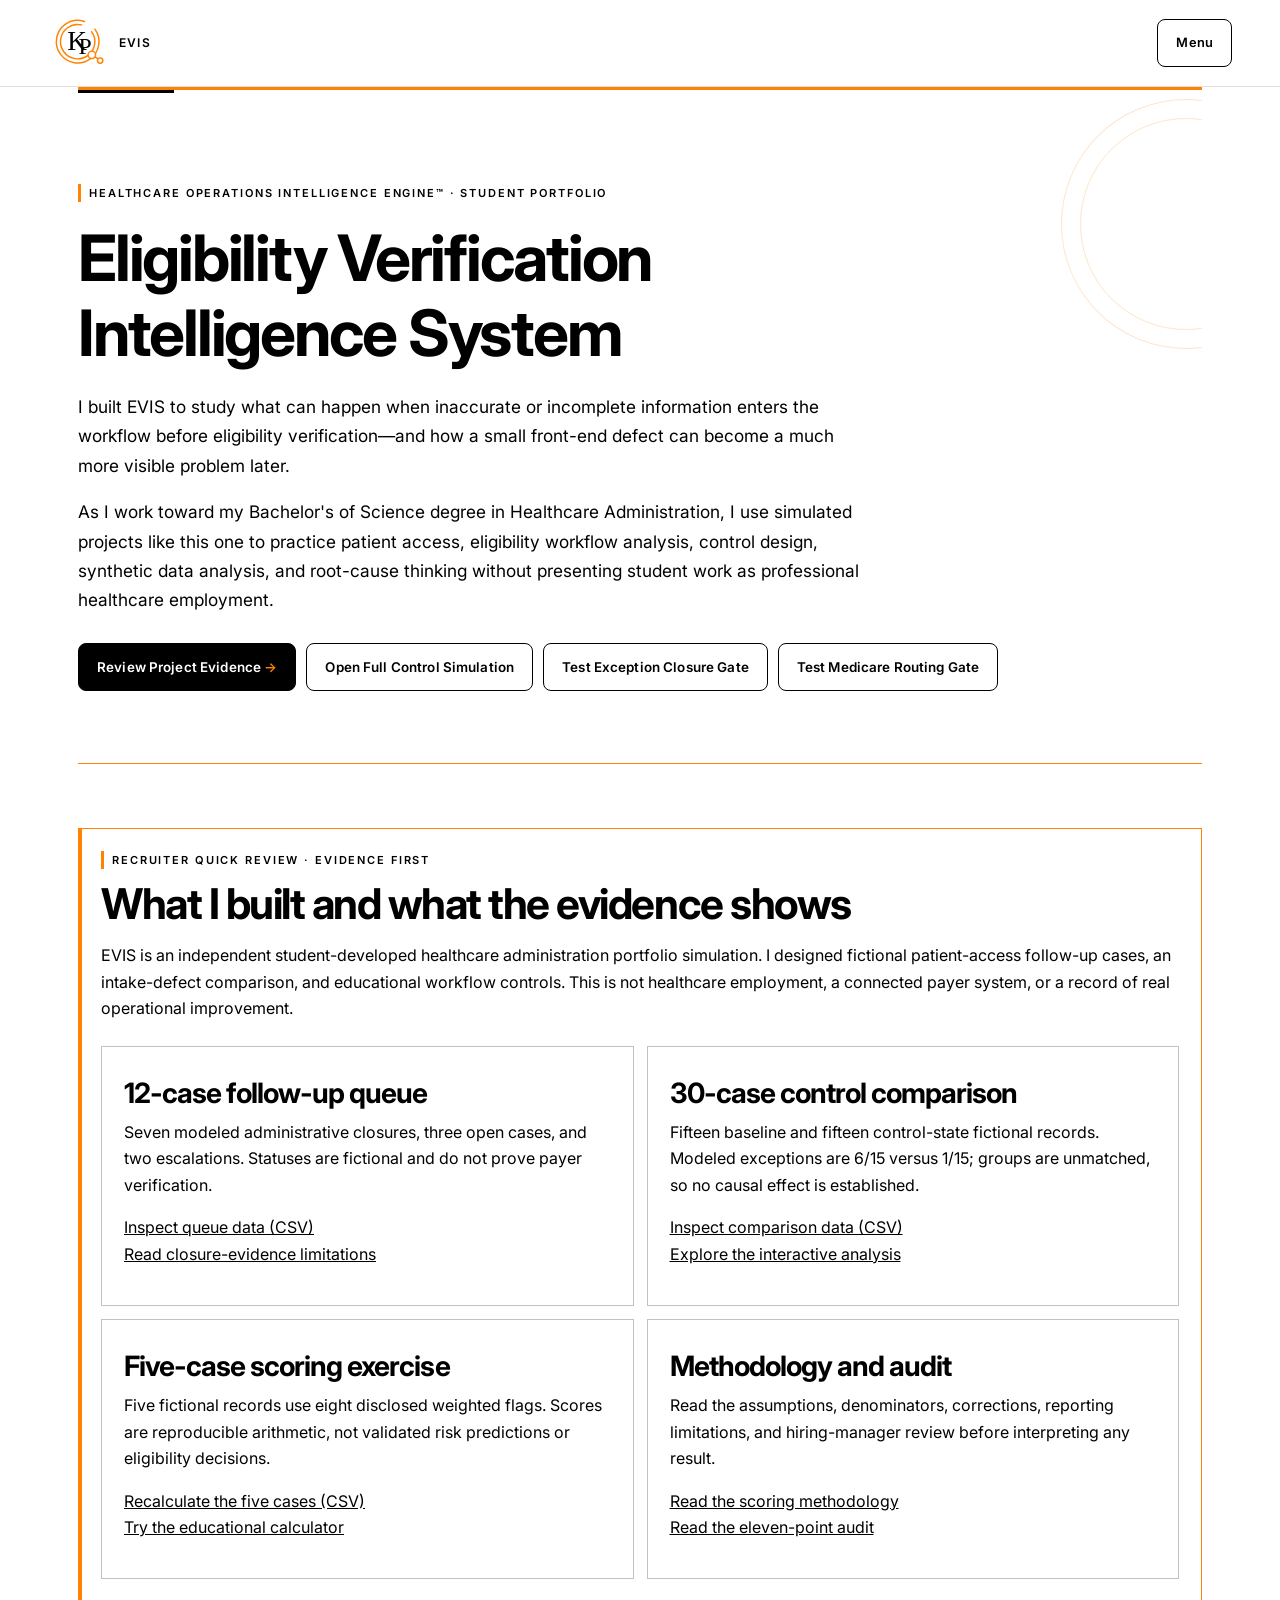
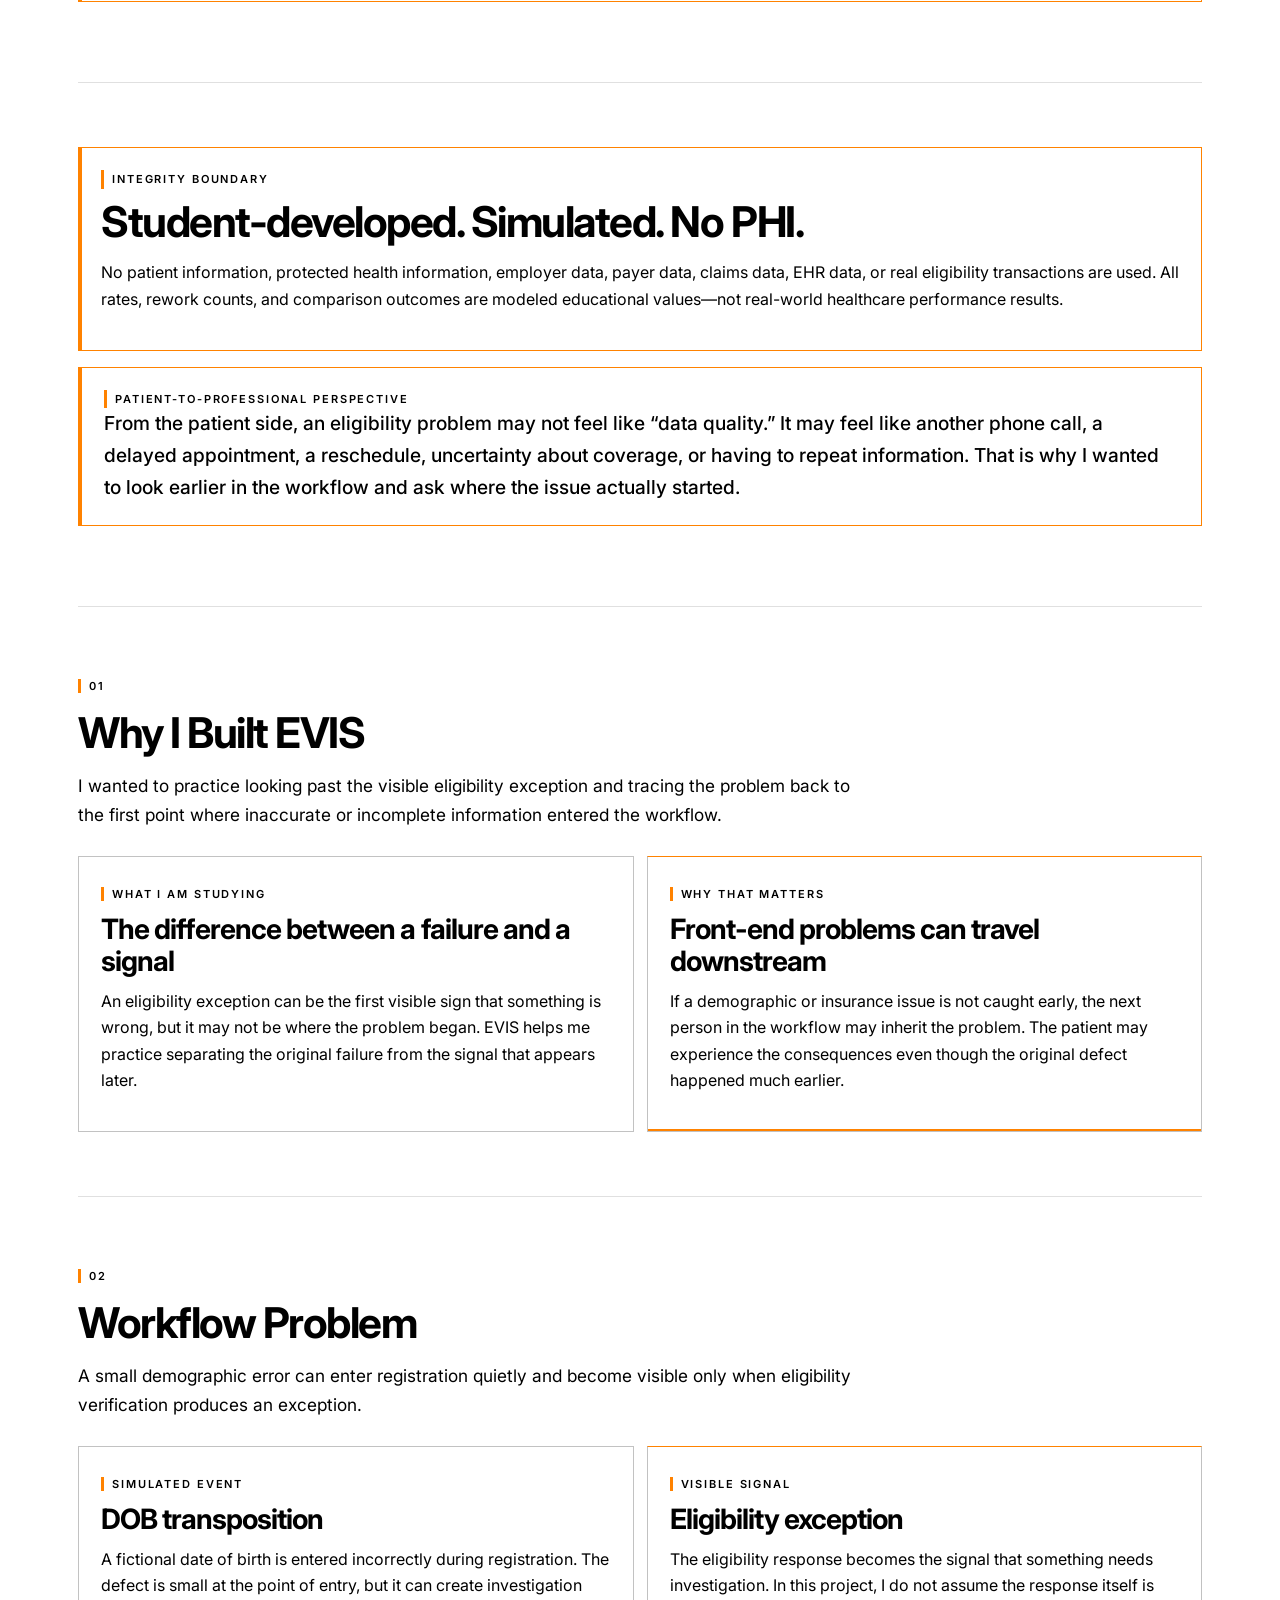
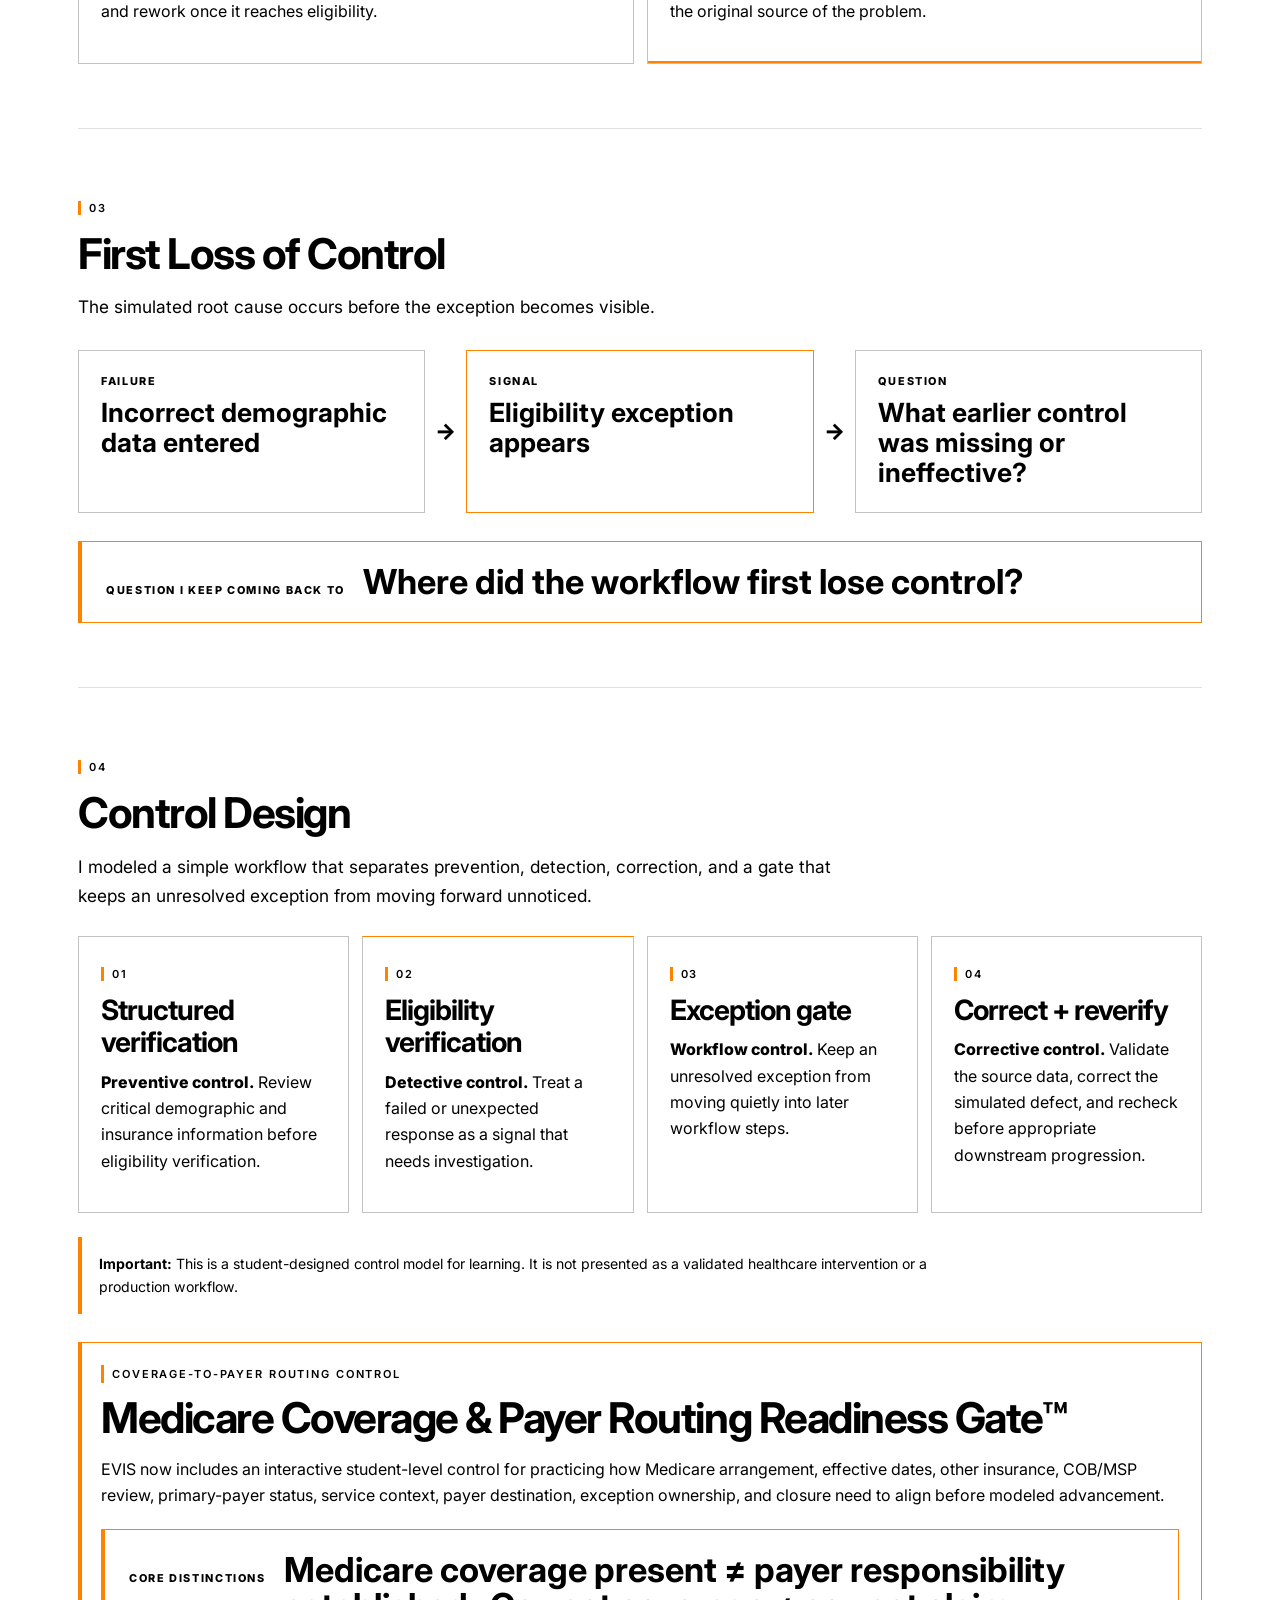
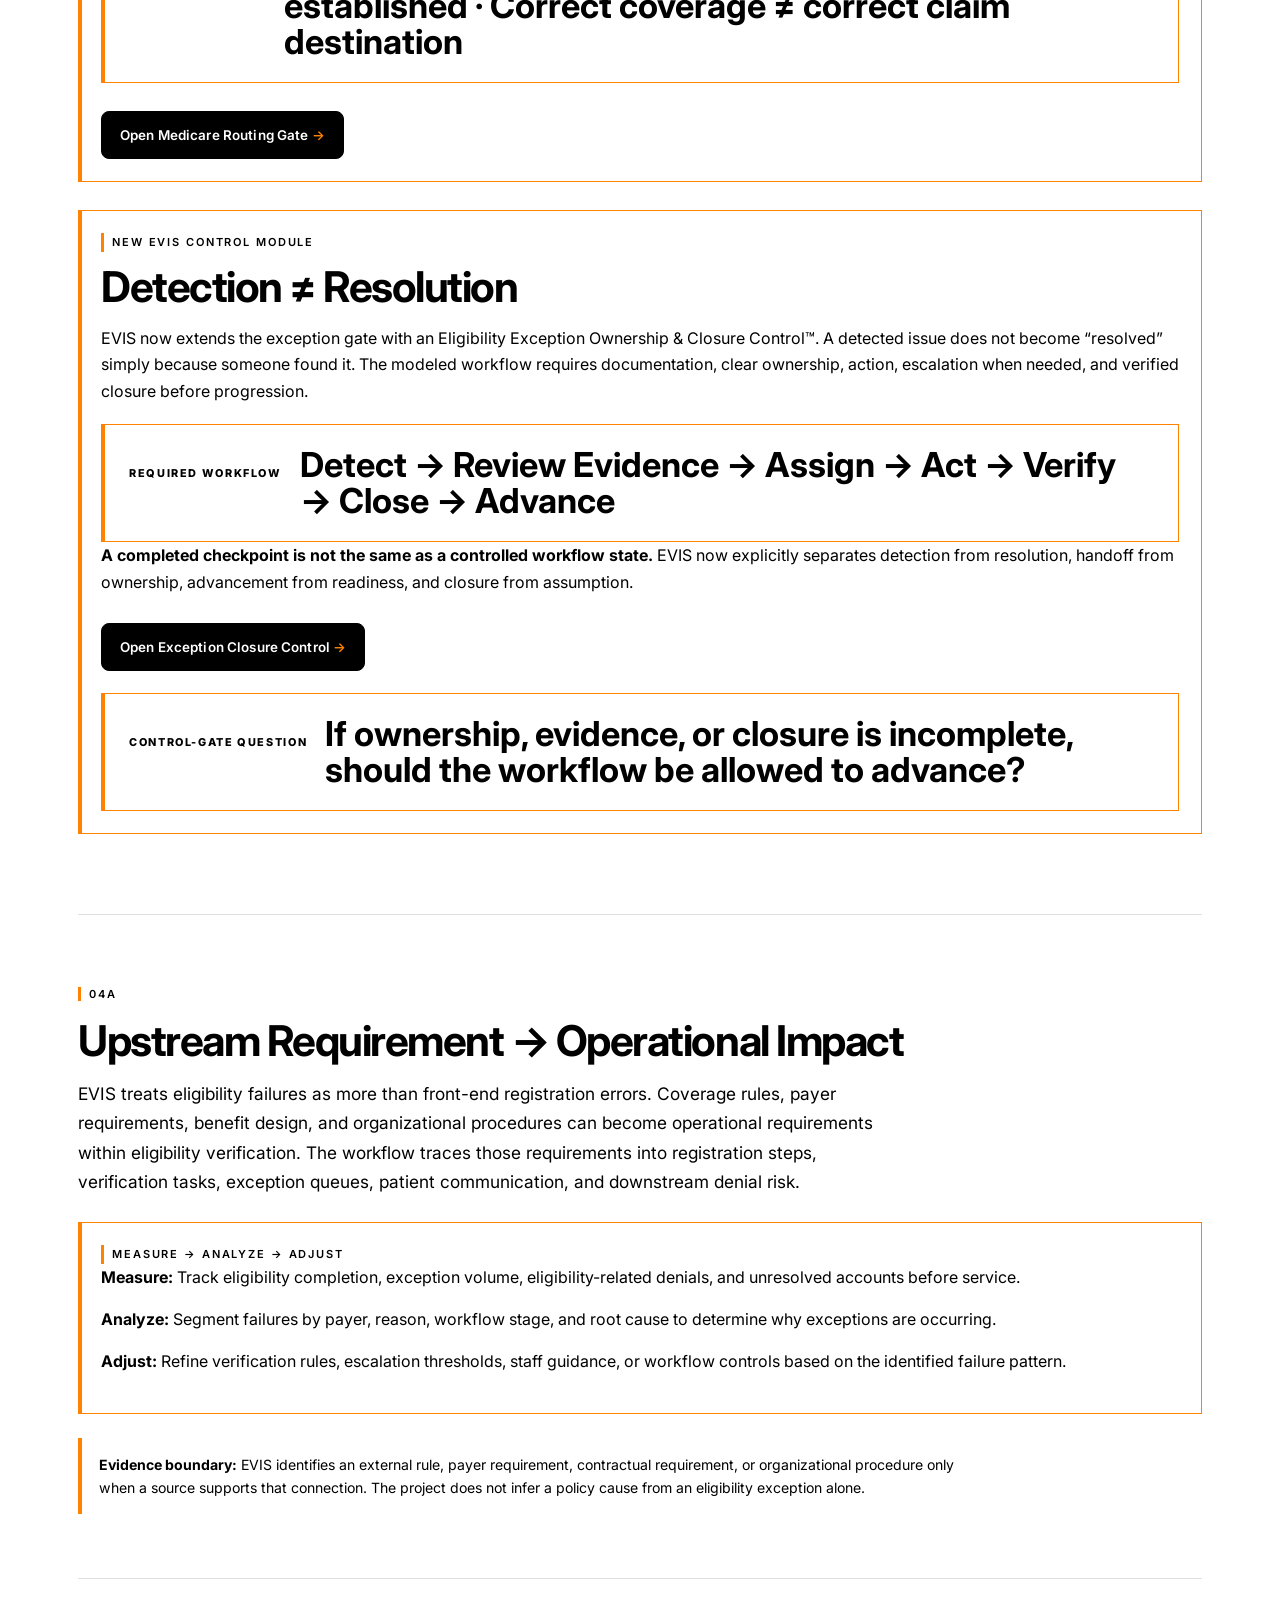
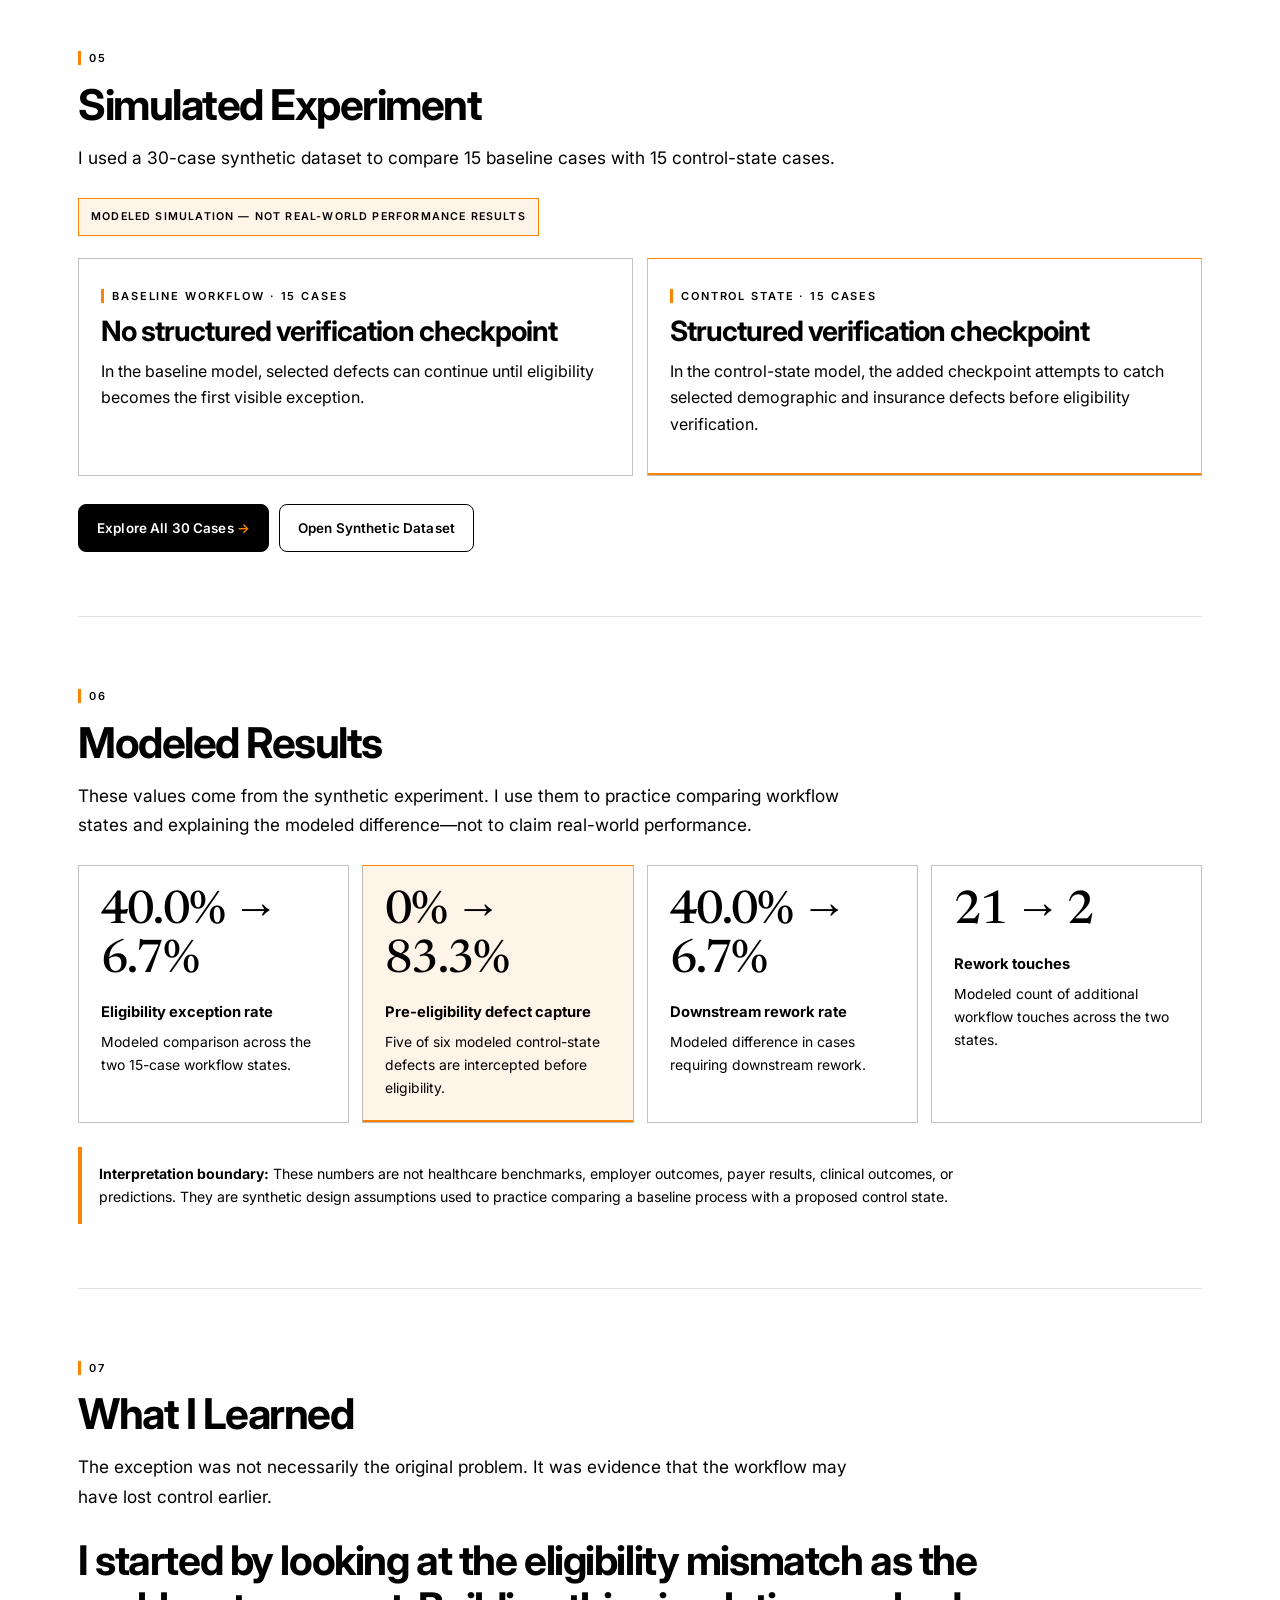
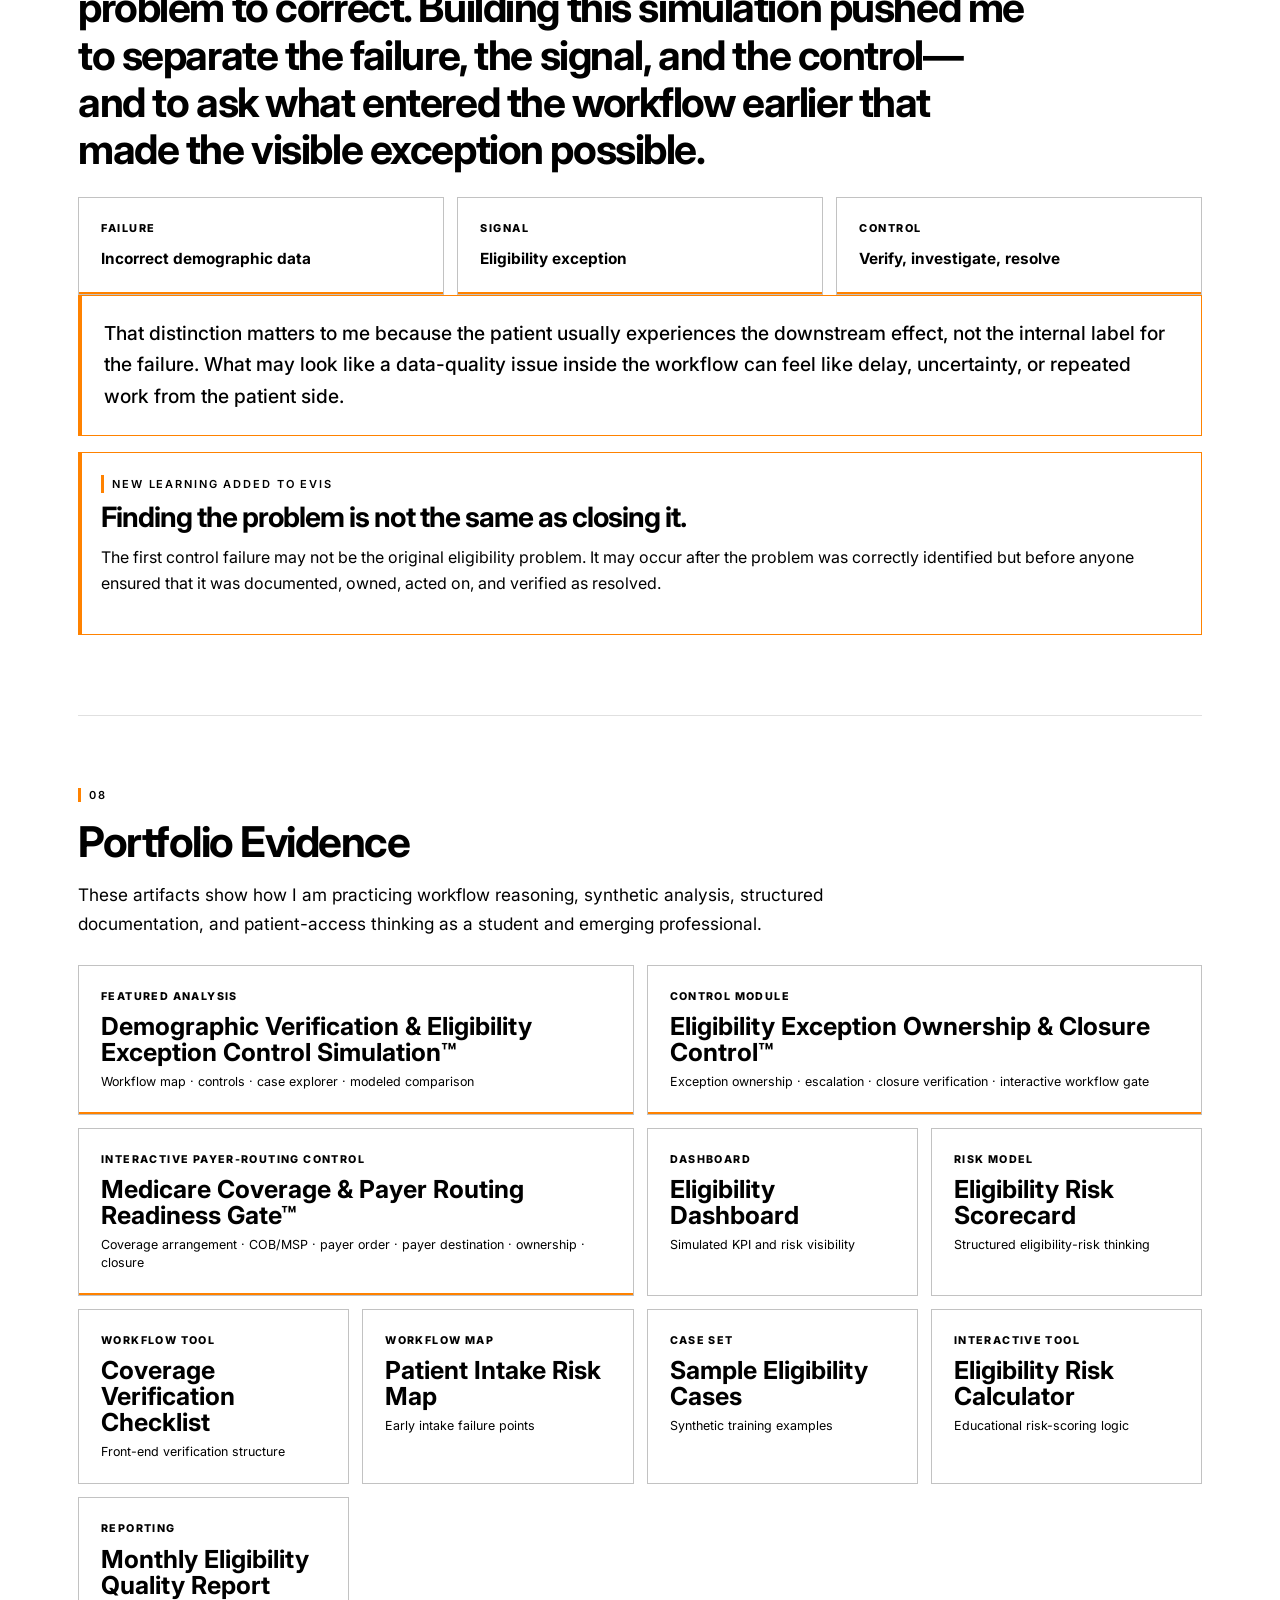
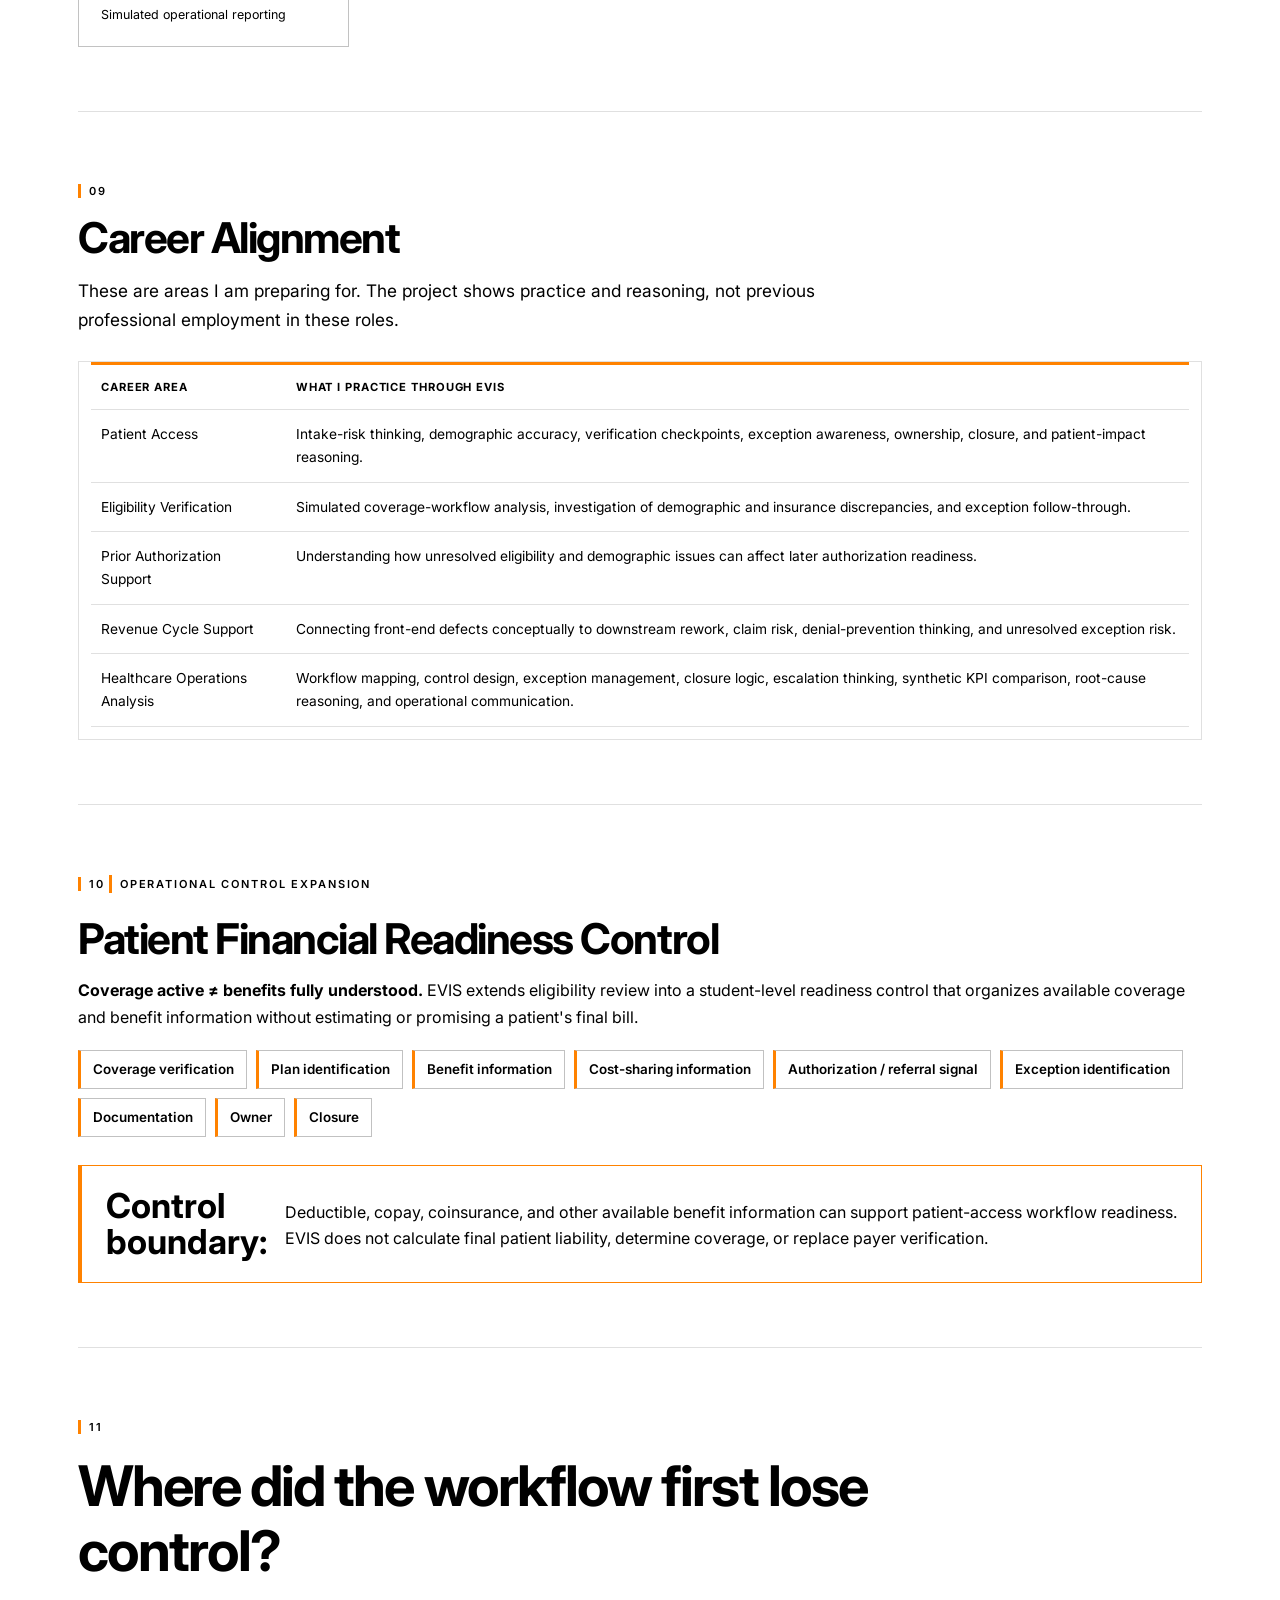
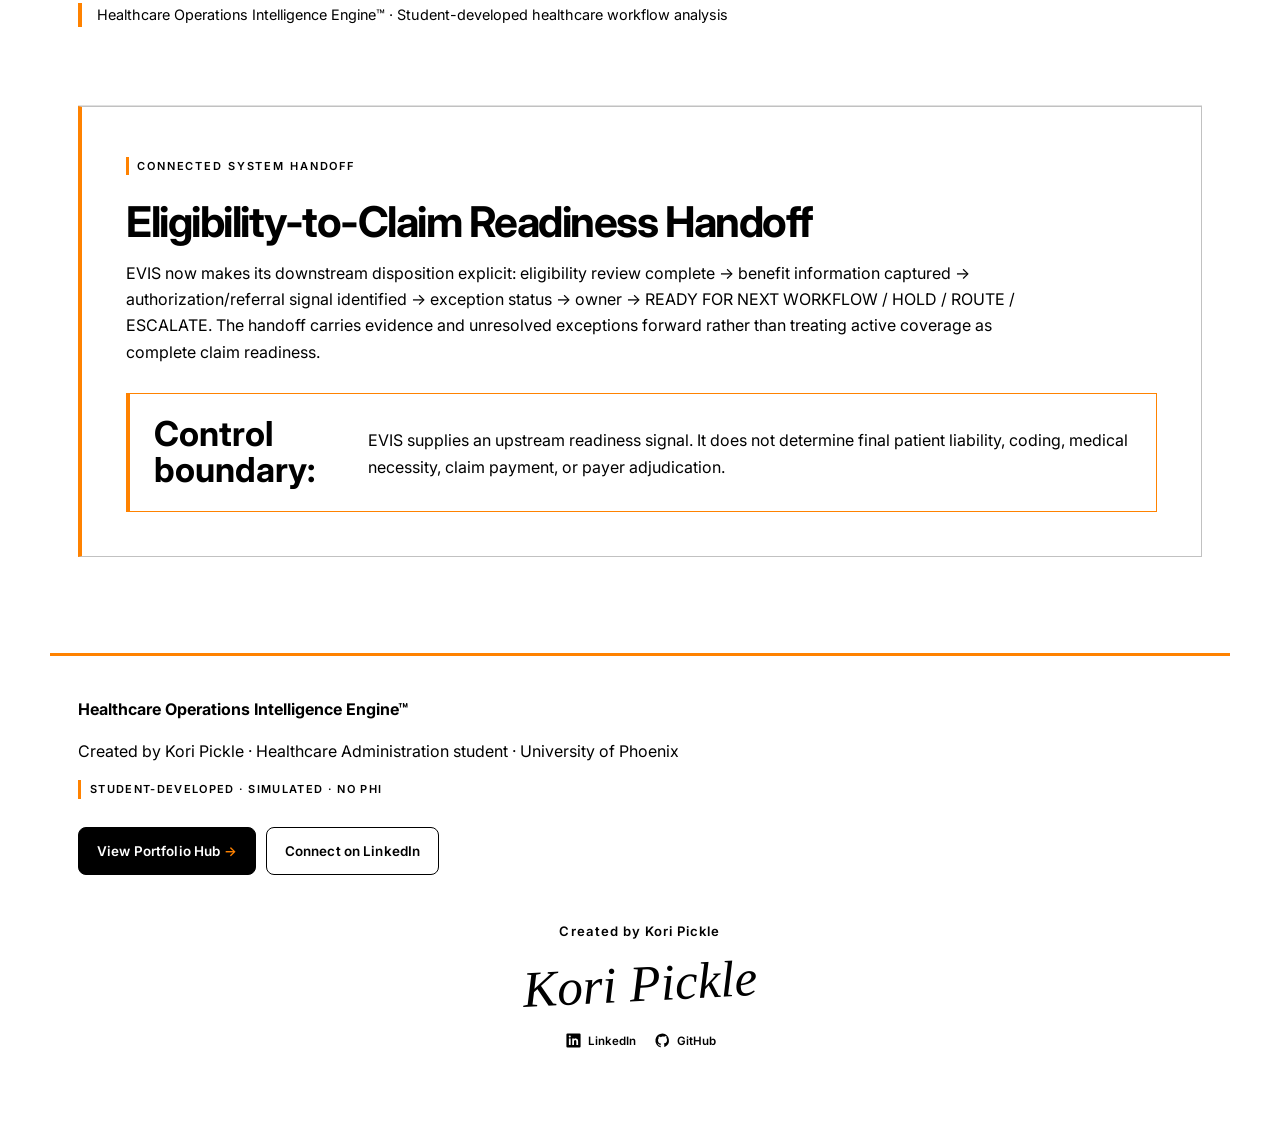
<file: index.html>
<!DOCTYPE html>
<html lang="en">
<head>
  <meta charset="UTF-8">
  <meta name="viewport" content="width=device-width, initial-scale=1.0">
  <meta name="description" content="Student-developed, simulated healthcare operations portfolio project by Kori Pickle demonstrating eligibility verification, exception ownership, Medicare payer-routing readiness, workflow gating, and closure using synthetic no-PHI scenarios.">
  <title>EVIS — Eligibility Verification Intelligence System™ | Kori Pickle</title>
  <link rel="canonical" href="https://eligibility-verification-intelligen.vercel.app/">
  <link rel="stylesheet" href="style.css">
  <link rel="stylesheet" href="feminine-editorial.css">
  <script type="application/ld+json">
  {
    "@context":"https://schema.org",
    "@type":"WebSite",
    "name":"EVIS — Eligibility Verification Intelligence System™",
    "url":"https://eligibility-verification-intelligen.vercel.app/",
    "description":"Student-developed, simulated healthcare operations portfolio project by Kori Pickle demonstrating eligibility verification, exception ownership, Medicare payer-routing readiness, workflow gating, and closure using synthetic no-PHI scenarios.",
    "creator":{
      "@type":"Person",
      "name":"Kori Pickle",
      "url":"https://www.linkedin.com/in/kori-pickle"
    },
    "about":[
      "Healthcare operations",
      "Patient access",
      "Revenue cycle",
      "Workflow analysis"
    ]
  }
  </script>
</head>
<body>
<header class="site-header">
  <nav class="nav-shell" aria-label="Primary navigation">
    <a class="brand-mark" href="index.html" aria-label="EVIS home">EVIS</a>
    <div class="nav-links desktop-nav">
      <a href="#recruiter-evidence">Quick Evidence</a>
      <a href="#why">Why EVIS</a>
      <a href="#problem">Workflow Problem</a>
      <a href="#control">Control</a>
      <a href="eligibility-exception-closure-control.html">Exception Closure</a>
      <a href="medicare-coverage-payer-routing-readiness-gate.html">Medicare Routing</a>
      <a href="#experiment">Simulation</a>
      <a href="#results">Modeled Results</a>
      <a href="#learning">What I Learned</a>
      <a href="#evidence">Evidence</a>
      <a href="demographic-eligibility-control-simulation.html">Full Analysis</a>
      <a href="https://github.com/koripickle1101-TN/eligibility-verification-intelligence-system" target="_blank" rel="noreferrer">GitHub</a>
    </div>
    <details class="mobile-menu">
      <summary>Menu</summary>
      <div class="mobile-menu-panel">
        <a href="#recruiter-evidence">Start Here · Evidence Quick Review</a>
        <a href="#why">01 · Why I Built EVIS</a>
        <a href="#problem">02 · Workflow Problem</a>
        <a href="#first-loss">03 · First Loss of Control</a>
        <a href="#control">04 · Control Design</a>
        <a href="eligibility-exception-closure-control.html">Exception Ownership &amp; Closure Control</a>
        <a href="medicare-coverage-payer-routing-readiness-gate.html">Medicare Coverage &amp; Payer Routing Gate</a>
        <a href="#experiment">05 · Simulated Experiment</a>
        <a href="#results">06 · Modeled Results</a>
        <a href="#learning">07 · What I Learned</a>
        <a href="#evidence">08 · Portfolio Evidence</a>
        <a href="demographic-eligibility-control-simulation.html">Full Control Simulation</a>
        <a href="https://github.com/koripickle1101-TN/eligibility-verification-intelligence-system" target="_blank" rel="noreferrer">GitHub Repository</a>
      </div>
    </details>
  </nav>
</header>

<main>
  <section class="hero-section case-study-hero">
    <div class="eyebrow">Healthcare Operations Intelligence Engine™ · Student Portfolio</div>
    <h1>Eligibility Verification Intelligence System</h1>
    <p class="hero-subtitle">I built EVIS to study what can happen when inaccurate or incomplete information enters the workflow before eligibility verification—and how a small front-end defect can become a much more visible problem later.</p>
    <p class="hero-subtitle">As I work toward my Bachelor's of Science degree in Healthcare Administration, I use simulated projects like this one to practice patient access, eligibility workflow analysis, control design, synthetic data analysis, and root-cause thinking without presenting student work as professional healthcare employment.</p>
    <div class="hero-actions">
      <a class="primary-button" href="#recruiter-evidence">Review Project Evidence</a>
      <a class="secondary-button" href="demographic-eligibility-control-simulation.html">Open Full Control Simulation</a>
      <a class="secondary-button" href="eligibility-exception-closure-control.html">Test Exception Closure Gate</a>
      <a class="secondary-button" href="medicare-coverage-payer-routing-readiness-gate.html">Test Medicare Routing Gate</a>
    </div>
  </section>

  <section class="content-section compact-section" id="recruiter-evidence" aria-labelledby="recruiter-evidence-heading">
    <div class="content-card accent-card">
      <div class="mini-label">Recruiter quick review · Evidence first</div>
      <h2 id="recruiter-evidence-heading">What I built and what the evidence shows</h2>
      <p>EVIS is an independent student-developed healthcare administration portfolio simulation. I designed fictional patient-access follow-up cases, an intake-defect comparison, and educational workflow controls. This is not healthcare employment, a connected payer system, or a record of real operational improvement.</p>
      <div class="story-grid">
        <article class="editorial-card">
          <h3>12-case follow-up queue</h3>
          <p>Seven modeled administrative closures, three open cases, and two escalations. Statuses are fictional and do not prove payer verification.</p>
          <a href="data/patient-access-work-queue-12-synthetic-cases.csv">Inspect queue data (CSV)</a>
          <p><a href="evidence/patient-access-queue-reviewer-guide.md">Read closure-evidence limitations</a></p>
        </article>
        <article class="editorial-card">
          <h3>30-case control comparison</h3>
          <p>Fifteen baseline and fifteen control-state fictional records. Modeled exceptions are 6/15 versus 1/15; groups are unmatched, so no causal effect is established.</p>
          <a href="data/demographic-eligibility-control-simulation.csv">Inspect comparison data (CSV)</a>
          <p><a href="demographic-eligibility-control-simulation.html">Explore the interactive analysis</a></p>
        </article>
        <article class="editorial-card">
          <h3>Five-case scoring exercise</h3>
          <p>Five fictional records use eight disclosed weighted flags. Scores are reproducible arithmetic, not validated risk predictions or eligibility decisions.</p>
          <a href="data/sample-eligibility-cases.csv">Recalculate the five cases (CSV)</a>
          <p><a href="eligibility-risk-calculator.html">Try the educational calculator</a></p>
        </article>
        <article class="editorial-card">
          <h3>Methodology and audit</h3>
          <p>Read the assumptions, denominators, corrections, reporting limitations, and hiring-manager review before interpreting any result.</p>
          <a href="evidence/metrics-and-scoring-methodology.md">Read the scoring methodology</a>
          <p><a href="evidence/final-hiring-manager-audit.md">Read the eleven-point audit</a></p>
        </article>
      </div>
    </div>
  </section>

  <section class="content-section compact-section">
    <div class="content-card accent-card integrity-card">
      <div class="mini-label">Integrity boundary</div>
      <h2>Student-developed. Simulated. No PHI.</h2>
      <p>No patient information, protected health information, employer data, payer data, claims data, EHR data, or real eligibility transactions are used. All rates, rework counts, and comparison outcomes are modeled educational values—not real-world healthcare performance results.</p>
    </div>
    <div class="content-card statement-card">
      <div class="mini-label">Patient-to-professional perspective</div>
      <p>From the patient side, an eligibility problem may not feel like “data quality.” It may feel like another phone call, a delayed appointment, a reschedule, uncertainty about coverage, or having to repeat information. That is why I wanted to look earlier in the workflow and ask where the issue actually started.</p>
    </div>
  </section>

  <section id="why" class="section story-section">
    <div class="section-intro">
      <span class="section-number">01</span>
      <h2>Why I Built EVIS</h2>
      <p>I wanted to practice looking past the visible eligibility exception and tracing the problem back to the first point where inaccurate or incomplete information entered the workflow.</p>
    </div>
    <div class="story-grid">
      <article class="editorial-card">
        <span class="mini-label">What I am studying</span>
        <h3>The difference between a failure and a signal</h3>
        <p>An eligibility exception can be the first visible sign that something is wrong, but it may not be where the problem began. EVIS helps me practice separating the original failure from the signal that appears later.</p>
      </article>
      <article class="editorial-card orange-edge">
        <span class="mini-label">Why that matters</span>
        <h3>Front-end problems can travel downstream</h3>
        <p>If a demographic or insurance issue is not caught early, the next person in the workflow may inherit the problem. The patient may experience the consequences even though the original defect happened much earlier.</p>
      </article>
    </div>
  </section>

  <section id="problem" class="section story-section">
    <div class="section-intro">
      <span class="section-number">02</span>
      <h2>Workflow Problem</h2>
      <p>A small demographic error can enter registration quietly and become visible only when eligibility verification produces an exception.</p>
    </div>
    <div class="story-grid">
      <article class="editorial-card">
        <span class="mini-label">Simulated event</span>
        <h3>DOB transposition</h3>
        <p>A fictional date of birth is entered incorrectly during registration. The defect is small at the point of entry, but it can create investigation and rework once it reaches eligibility.</p>
      </article>
      <article class="editorial-card orange-edge">
        <span class="mini-label">Visible signal</span>
        <h3>Eligibility exception</h3>
        <p>The eligibility response becomes the signal that something needs investigation. In this project, I do not assume the response itself is the original source of the problem.</p>
      </article>
    </div>
  </section>

  <section id="first-loss" class="section story-section">
    <div class="section-intro">
      <span class="section-number">03</span>
      <h2>First Loss of Control</h2>
      <p>The simulated root cause occurs before the exception becomes visible.</p>
    </div>
    <div class="signal-chain" aria-label="Failure signal control sequence">
      <div class="signal-step">
        <span>Failure</span>
        <strong>Incorrect demographic data entered</strong>
      </div>
      <div class="signal-arrow">→</div>
      <div class="signal-step highlighted-step">
        <span>Signal</span>
        <strong>Eligibility exception appears</strong>
      </div>
      <div class="signal-arrow">→</div>
      <div class="signal-step">
        <span>Question</span>
        <strong>What earlier control was missing or ineffective?</strong>
      </div>
    </div>
    <div class="insight-banner">
      <span>Question I keep coming back to</span>
      <strong>Where did the workflow first lose control?</strong>
    </div>
  </section>

  <section id="control" class="section story-section">
    <div class="section-intro">
      <span class="section-number">04</span>
      <h2>Control Design</h2>
      <p>I modeled a simple workflow that separates prevention, detection, correction, and a gate that keeps an unresolved exception from moving forward unnoticed.</p>
    </div>
    <div class="control-grid">
      <article class="control-card">
        <span class="control-index">01</span>
        <h3>Structured verification</h3>
        <p><strong>Preventive control.</strong> Review critical demographic and insurance information before eligibility verification.</p>
      </article>
      <article class="control-card">
        <span class="control-index">02</span>
        <h3>Eligibility verification</h3>
        <p><strong>Detective control.</strong> Treat a failed or unexpected response as a signal that needs investigation.</p>
      </article>
      <article class="control-card">
        <span class="control-index">03</span>
        <h3>Exception gate</h3>
        <p><strong>Workflow control.</strong> Keep an unresolved exception from moving quietly into later workflow steps.</p>
      </article>
      <article class="control-card">
        <span class="control-index">04</span>
        <h3>Correct + reverify</h3>
        <p><strong>Corrective control.</strong> Validate the source data, correct the simulated defect, and recheck before appropriate downstream progression.</p>
      </article>
    </div>
    <p class="model-note"><strong>Important:</strong> This is a student-designed control model for learning. It is not presented as a validated healthcare intervention or a production workflow.</p>
    <div class="content-card accent-card" style="margin-top:28px">
      <div class="mini-label">Coverage-to-payer routing control</div>
      <h2>Medicare Coverage &amp; Payer Routing Readiness Gate™</h2>
      <p>EVIS now includes an interactive student-level control for practicing how Medicare arrangement, effective dates, other insurance, COB/MSP review, primary-payer status, service context, payer destination, exception ownership, and closure need to align before modeled advancement.</p>
      <div class="insight-banner compact">
        <span>Core distinctions</span>
        <strong>Medicare coverage present ≠ payer responsibility established · Correct coverage ≠ correct claim destination</strong>
      </div>
      <div class="hero-actions">
        <a class="primary-button" href="medicare-coverage-payer-routing-readiness-gate.html">Open Medicare Routing Gate</a>
      </div>
    </div>
    <div class="content-card accent-card" style="margin-top:28px">
      <div class="mini-label">New EVIS control module</div>
      <h2>Detection ≠ Resolution</h2>
      <p>EVIS now extends the exception gate with an Eligibility Exception Ownership &amp; Closure Control™. A detected issue does not become “resolved” simply because someone found it. The modeled workflow requires documentation, clear ownership, action, escalation when needed, and verified closure before progression.</p>
      <div class="insight-banner compact">
        <span>Required workflow</span>
        <strong>Detect → Review Evidence → Assign → Act → Verify → Close → Advance</strong>
      </div>
      <p><strong>A completed checkpoint is not the same as a controlled workflow state.</strong> EVIS now explicitly separates detection from resolution, handoff from ownership, advancement from readiness, and closure from assumption.</p>
      <div class="hero-actions">
        <a class="primary-button" href="eligibility-exception-closure-control.html">Open Exception Closure Control</a>
      </div>
      <div class="insight-banner" style="margin-top:22px">
        <span>Control-gate question</span>
        <strong>If ownership, evidence, or closure is incomplete, should the workflow be allowed to advance?</strong>
      </div>
    </div>
  </section>

  <section id="upstream-impact" class="section story-section">
    <div class="section-intro">
      <span class="section-number">04A</span>
      <h2>Upstream Requirement → Operational Impact</h2>
      <p>EVIS treats eligibility failures as more than front-end registration errors. Coverage rules, payer requirements, benefit design, and organizational procedures can become operational requirements within eligibility verification. The workflow traces those requirements into registration steps, verification tasks, exception queues, patient communication, and downstream denial risk.</p>
    </div>
    <div class="content-card accent-card">
      <div class="mini-label">Measure → Analyze → Adjust</div>
      <p><strong>Measure:</strong> Track eligibility completion, exception volume, eligibility-related denials, and unresolved accounts before service.</p>
      <p><strong>Analyze:</strong> Segment failures by payer, reason, workflow stage, and root cause to determine why exceptions are occurring.</p>
      <p><strong>Adjust:</strong> Refine verification rules, escalation thresholds, staff guidance, or workflow controls based on the identified failure pattern.</p>
    </div>
    <p class="model-note"><strong>Evidence boundary:</strong> EVIS identifies an external rule, payer requirement, contractual requirement, or organizational procedure only when a source supports that connection. The project does not infer a policy cause from an eligibility exception alone.</p>
  </section>
  <section id="experiment" class="section featured-analysis-section">
    <div class="section-intro">
      <span class="section-number">05</span>
      <h2>Simulated Experiment</h2>
      <p>I used a 30-case synthetic dataset to compare 15 baseline cases with 15 control-state cases.</p>
    </div>
    <div class="simulation-notice">MODELED SIMULATION — NOT REAL-WORLD PERFORMANCE RESULTS</div>
    <div class="comparison-brief">
      <article>
        <span class="mini-label">Baseline workflow · 15 cases</span>
        <h3>No structured verification checkpoint</h3>
        <p>In the baseline model, selected defects can continue until eligibility becomes the first visible exception.</p>
      </article>
      <article class="orange-edge">
        <span class="mini-label">Control state · 15 cases</span>
        <h3>Structured verification checkpoint</h3>
        <p>In the control-state model, the added checkpoint attempts to catch selected demographic and insurance defects before eligibility verification.</p>
      </article>
    </div>
    <div class="hero-actions">
      <a class="primary-button" href="demographic-eligibility-control-simulation.html">Explore All 30 Cases</a>
      <a class="secondary-button" href="data/demographic-eligibility-control-simulation.csv">Open Synthetic Dataset</a>
    </div>
  </section>

  <section id="results" class="section results-section">
    <div class="section-intro">
      <span class="section-number">06</span>
      <h2>Modeled Results</h2>
      <p>These values come from the synthetic experiment. I use them to practice comparing workflow states and explaining the modeled difference—not to claim real-world performance.</p>
    </div>
    <div class="result-grid">
      <article class="result-tile">
        <span class="result-value">40.0% → 6.7%</span>
        <strong>Eligibility exception rate</strong>
        <p>Modeled comparison across the two 15-case workflow states.</p>
      </article>
      <article class="result-tile featured-result">
        <span class="result-value">0% → 83.3%</span>
        <strong>Pre-eligibility defect capture</strong>
        <p>Five of six modeled control-state defects are intercepted before eligibility.</p>
      </article>
      <article class="result-tile">
        <span class="result-value">40.0% → 6.7%</span>
        <strong>Downstream rework rate</strong>
        <p>Modeled difference in cases requiring downstream rework.</p>
      </article>
      <article class="result-tile">
        <span class="result-value">21 → 2</span>
        <strong>Rework touches</strong>
        <p>Modeled count of additional workflow touches across the two states.</p>
      </article>
    </div>
    <p class="model-note"><strong>Interpretation boundary:</strong> These numbers are not healthcare benchmarks, employer outcomes, payer results, clinical outcomes, or predictions. They are synthetic design assumptions used to practice comparing a baseline process with a proposed control state.</p>
  </section>

  <section id="learning" class="section learning-section">
    <div class="section-intro">
      <span class="section-number">07</span>
      <h2>What I Learned</h2>
      <p>The exception was not necessarily the original problem. It was evidence that the workflow may have lost control earlier.</p>
    </div>
    <blockquote>I started by looking at the eligibility mismatch as the problem to correct. Building this simulation pushed me to separate the failure, the signal, and the control—and to ask what entered the workflow earlier that made the visible exception possible.</blockquote>
    <div class="learning-grid">
      <div><span>Failure</span><strong>Incorrect demographic data</strong></div>
      <div><span>Signal</span><strong>Eligibility exception</strong></div>
      <div><span>Control</span><strong>Verify, investigate, resolve</strong></div>
    </div>
    <div class="content-card statement-card">
      <p>That distinction matters to me because the patient usually experiences the downstream effect, not the internal label for the failure. What may look like a data-quality issue inside the workflow can feel like delay, uncertainty, or repeated work from the patient side.</p>
    </div>
    <div class="content-card accent-card">
      <div class="mini-label">New learning added to EVIS</div>
      <h3>Finding the problem is not the same as closing it.</h3>
      <p>The first control failure may not be the original eligibility problem. It may occur after the problem was correctly identified but before anyone ensured that it was documented, owned, acted on, and verified as resolved.</p>
    </div>
  </section>

  <section id="evidence" class="section artifacts-section">
    <div class="section-intro">
      <span class="section-number">08</span>
      <h2>Portfolio Evidence</h2>
      <p>These artifacts show how I am practicing workflow reasoning, synthetic analysis, structured documentation, and patient-access thinking as a student and emerging professional.</p>
    </div>
    <div class="artifact-grid">
      <a class="artifact-card featured-artifact" href="demographic-eligibility-control-simulation.html"><span>Featured analysis</span><strong>Demographic Verification &amp; Eligibility Exception Control Simulation™</strong><small>Workflow map · controls · case explorer · modeled comparison</small></a>
      <a class="artifact-card featured-artifact" href="eligibility-exception-closure-control.html"><span>Control module</span><strong>Eligibility Exception Ownership &amp; Closure Control™</strong><small>Exception ownership · escalation · closure verification · interactive workflow gate</small></a>
      <a class="artifact-card featured-artifact" href="medicare-coverage-payer-routing-readiness-gate.html"><span>Interactive payer-routing control</span><strong>Medicare Coverage &amp; Payer Routing Readiness Gate™</strong><small>Coverage arrangement · COB/MSP · payer order · payer destination · ownership · closure</small></a>
      <a class="artifact-card" href="eligibility-dashboard.html"><span>Dashboard</span><strong>Eligibility Dashboard</strong><small>Simulated KPI and risk visibility</small></a>
      <a class="artifact-card" href="eligibility-risk-scorecard.html"><span>Risk model</span><strong>Eligibility Risk Scorecard</strong><small>Structured eligibility-risk thinking</small></a>
      <a class="artifact-card" href="coverage-verification-checklist.html"><span>Workflow tool</span><strong>Coverage Verification Checklist</strong><small>Front-end verification structure</small></a>
      <a class="artifact-card" href="patient-intake-risk-map.html"><span>Workflow map</span><strong>Patient Intake Risk Map</strong><small>Early intake failure points</small></a>
      <a class="artifact-card" href="sample-eligibility-cases.html"><span>Case set</span><strong>Sample Eligibility Cases</strong><small>Synthetic training examples</small></a>
      <a class="artifact-card" href="eligibility-risk-calculator.html"><span>Interactive tool</span><strong>Eligibility Risk Calculator</strong><small>Educational risk-scoring logic</small></a>
      <a class="artifact-card" href="monthly-eligibility-quality-report.html"><span>Reporting</span><strong>Monthly Eligibility Quality Report</strong><small>Simulated operational reporting</small></a>
    </div>
  </section>

  <section id="roles" class="section">
    <div class="section-intro">
      <span class="section-number">09</span>
      <h2>Career Alignment</h2>
      <p>These are areas I am preparing for. The project shows practice and reasoning, not previous professional employment in these roles.</p>
    </div>
    <div class="table-wrap role-table-wrap" tabindex="0" role="region" aria-label="Scrollable data table">
      <table class="branded-table">
        <thead><tr><th>Career area</th><th>What I practice through EVIS</th></tr></thead>
        <tbody>
          <tr><td>Patient Access</td><td>Intake-risk thinking, demographic accuracy, verification checkpoints, exception awareness, ownership, closure, and patient-impact reasoning.</td></tr>
          <tr><td>Eligibility Verification</td><td>Simulated coverage-workflow analysis, investigation of demographic and insurance discrepancies, and exception follow-through.</td></tr>
          <tr><td>Prior Authorization Support</td><td>Understanding how unresolved eligibility and demographic issues can affect later authorization readiness.</td></tr>
          <tr><td>Revenue Cycle Support</td><td>Connecting front-end defects conceptually to downstream rework, claim risk, denial-prevention thinking, and unresolved exception risk.</td></tr>
          <tr><td>Healthcare Operations Analysis</td><td>Workflow mapping, control design, exception management, closure logic, escalation thinking, synthetic KPI comparison, root-cause reasoning, and operational communication.</td></tr>
        </tbody>
      </table>
    </div>
  </section>

  <section class="section">
    <span class="section-number">10</span>
    <p class="eyebrow">Operational Control Expansion</p>
    <h2>Patient Financial Readiness Control</h2>
    <p><strong>Coverage active ≠ benefits fully understood.</strong> EVIS extends eligibility review into a student-level readiness control that organizes available coverage and benefit information without estimating or promising a patient's final bill.</p>
    <div class="workflow-strip">
      <span>Coverage verification</span><span>Plan identification</span><span>Benefit information</span><span>Cost-sharing information</span><span>Authorization / referral signal</span><span>Exception identification</span><span>Documentation</span><span>Owner</span><span>Closure</span>
    </div>
    <div class="insight-banner"><strong>Control boundary:</strong> Deductible, copay, coinsurance, and other available benefit information can support patient-access workflow readiness. EVIS does not calculate final patient liability, determine coverage, or replace payer verification.</div>
  </section>

  <section class="section final-question-section">
    <span class="section-number">11</span>
    <p class="final-question">Where did the workflow first lose control?</p>
    <p class="final-subtext">Healthcare Operations Intelligence Engine™ · Student-developed healthcare workflow analysis</p>
  </section>
  <section class="shell-card">
    <p class="eyebrow">Connected System Handoff</p>
    <h2>Eligibility-to-Claim Readiness Handoff</h2>
    <p>EVIS now makes its downstream disposition explicit: eligibility review complete → benefit information captured → authorization/referral signal identified → exception status → owner → READY FOR NEXT WORKFLOW / HOLD / ROUTE / ESCALATE. The handoff carries evidence and unresolved exceptions forward rather than treating active coverage as complete claim readiness.</p>
    <div class="insight-banner"><strong>Control boundary:</strong> EVIS supplies an upstream readiness signal. It does not determine final patient liability, coding, medical necessity, claim payment, or payer adjudication.</div>
  </section>

</main>

<footer class="site-footer">
  <p><strong>Healthcare Operations Intelligence Engine™</strong></p>
  <p>Created by Kori Pickle · Healthcare Administration student · University of Phoenix</p>
  <p class="footer-note">Student-developed · simulated · no PHI</p>
  <div class="hero-actions">
    <a class="primary-button" href="https://healthcare-operations-portfolio-hub.vercel.app/" target="_blank" rel="noreferrer">View Portfolio Hub</a>
    <a class="secondary-button" href="https://www.linkedin.com/in/kori-pickle" target="_blank" rel="noreferrer">Connect on LinkedIn</a>
  </div>

  <div class="kp-signed-footer" aria-label="Created by Kori Pickle and social profiles">
    <div class="kp-credit">Created by Kori Pickle</div>
    <span class="kp-script">Kori Pickle</span>
    <div class="kp-social">
      <a href="https://www.linkedin.com/in/kori-pickle" aria-label="LinkedIn profile" target="_blank" rel="noopener noreferrer"><svg viewBox="0 0 24 24" aria-hidden="true"><path d="M20.45 2H3.55A1.55 1.55 0 0 0 2 3.55v16.9A1.55 1.55 0 0 0 3.55 22h16.9A1.55 1.55 0 0 0 22 20.45V3.55A1.55 1.55 0 0 0 20.45 2ZM8 18.5H5.5V9H8v9.5ZM6.75 7.8a1.45 1.45 0 1 1 0-2.9 1.45 1.45 0 0 1 0 2.9ZM18.5 18.5H16v-4.65c0-1.1-.02-2.5-1.53-2.5-1.54 0-1.77 1.2-1.77 2.43v4.72h-2.5V9h2.4v1.3h.04A2.64 2.64 0 0 1 15.02 9c2.54 0 3.48 1.67 3.48 3.84v5.66Z"/></svg>LinkedIn</a>
      <a href="https://github.com/koripickle1101-TN" aria-label="GitHub profile" target="_blank" rel="noopener noreferrer"><svg viewBox="0 0 24 24" aria-hidden="true"><path d="M12 2a10 10 0 0 0-3.16 19.49c.5.09.68-.22.68-.48v-1.7c-2.77.6-3.35-1.18-3.35-1.18-.45-1.14-1.1-1.44-1.1-1.44-.9-.62.07-.61.07-.61 1 .07 1.53 1.03 1.53 1.03.89 1.52 2.34 1.08 2.91.82.09-.64.35-1.08.64-1.33-2.21-.25-4.54-1.11-4.54-4.94 0-1.09.39-1.99 1.03-2.69-.1-.25-.45-1.27.1-2.65 0 0 .84-.27 2.75 1.03A9.58 9.58 0 0 1 12 6.47c.85 0 1.7.12 2.5.34 1.9-1.3 2.74-1.03 2.74-1.03.55 1.38.2 2.4.1 2.65.64.7 1.03 1.6 1.03 2.69 0 3.84-2.34 4.68-4.57 4.93.36.31.68.91.68 1.84v2.72c0 .27.18.58.69.48A10 10 0 0 0 12 2Z"/></svg>GitHub</a>
    </div>
  </div>
</footer>
</body>
</html>
</file>
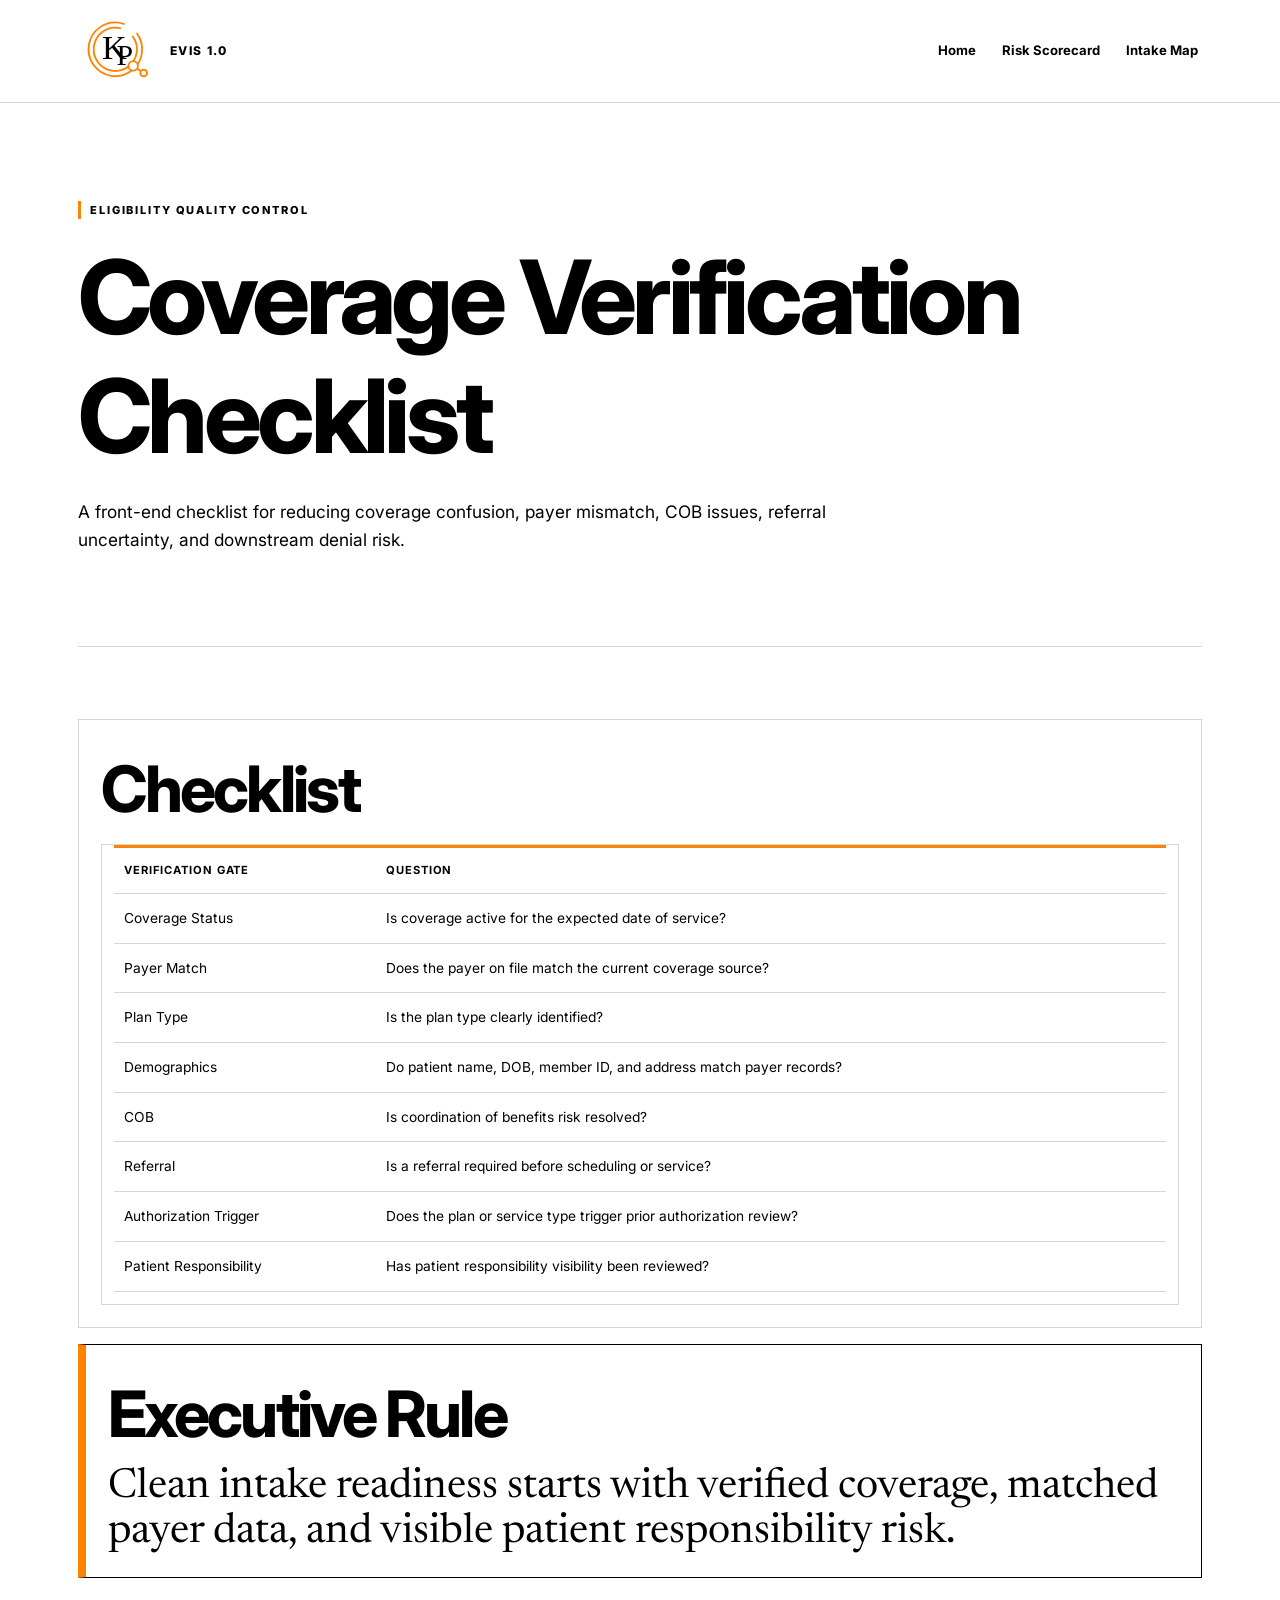
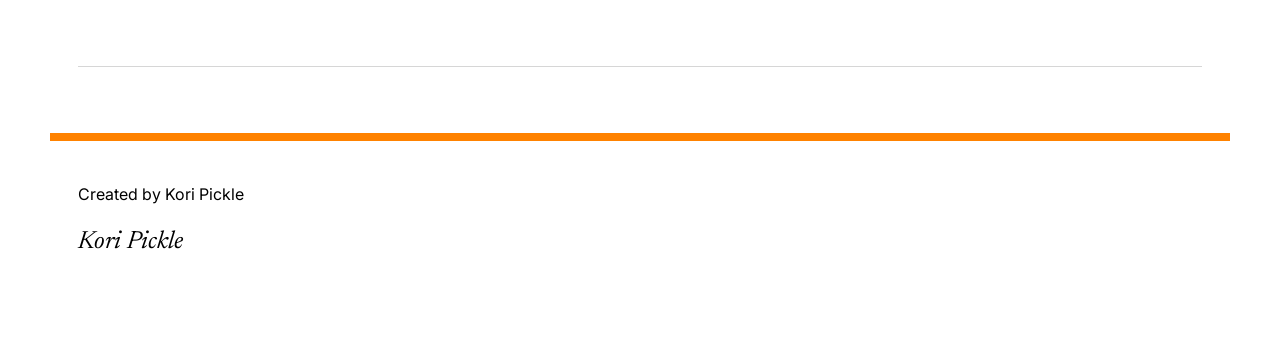
<file: coverage-verification-checklist.html>
<!DOCTYPE html><html lang="en"><head><meta charset="UTF-8"><meta name="viewport" content="width=device-width, initial-scale=1.0"><title>Coverage Verification Checklist</title><link rel="stylesheet" href="style.css"></head><body><header class="site-header"><nav class="nav-shell"><div class="brand-mark">EVIS 1.0</div><div class="nav-links"><a href="index.html">Home</a><a href="eligibility-risk-scorecard.html">Risk Scorecard</a><a href="patient-intake-risk-map.html">Intake Map</a></div></nav></header><main><section class="page-hero"><div class="eyebrow">Eligibility Quality Control</div><h1>Coverage Verification Checklist</h1><p class="hero-subtitle">A front-end checklist for reducing coverage confusion, payer mismatch, COB issues, referral uncertainty, and downstream denial risk.</p></section><section class="content-section"><div class="content-card"><h2>Checklist</h2><div class="table-wrap" role="region" aria-label="Scrollable reference table" tabindex="0"><table class="branded-table"><tr><th>Verification Gate</th><th>Question</th></tr><tr><td>Coverage Status</td><td>Is coverage active for the expected date of service?</td></tr><tr><td>Payer Match</td><td>Does the payer on file match the current coverage source?</td></tr><tr><td>Plan Type</td><td>Is the plan type clearly identified?</td></tr><tr><td>Demographics</td><td>Do patient name, DOB, member ID, and address match payer records?</td></tr><tr><td>COB</td><td>Is coordination of benefits risk resolved?</td></tr><tr><td>Referral</td><td>Is a referral required before scheduling or service?</td></tr><tr><td>Authorization Trigger</td><td>Does the plan or service type trigger prior authorization review?</td></tr><tr><td>Patient Responsibility</td><td>Has patient responsibility visibility been reviewed?</td></tr></table></div></div><div class="content-card statement-card"><h2>Executive Rule</h2><p>Clean intake readiness starts with verified coverage, matched payer data, and visible patient responsibility risk.</p></div></section></main><footer class="site-footer"><p>Created by Kori Pickle</p><p class="signature">Kori Pickle</p></footer></body></html>
</file>
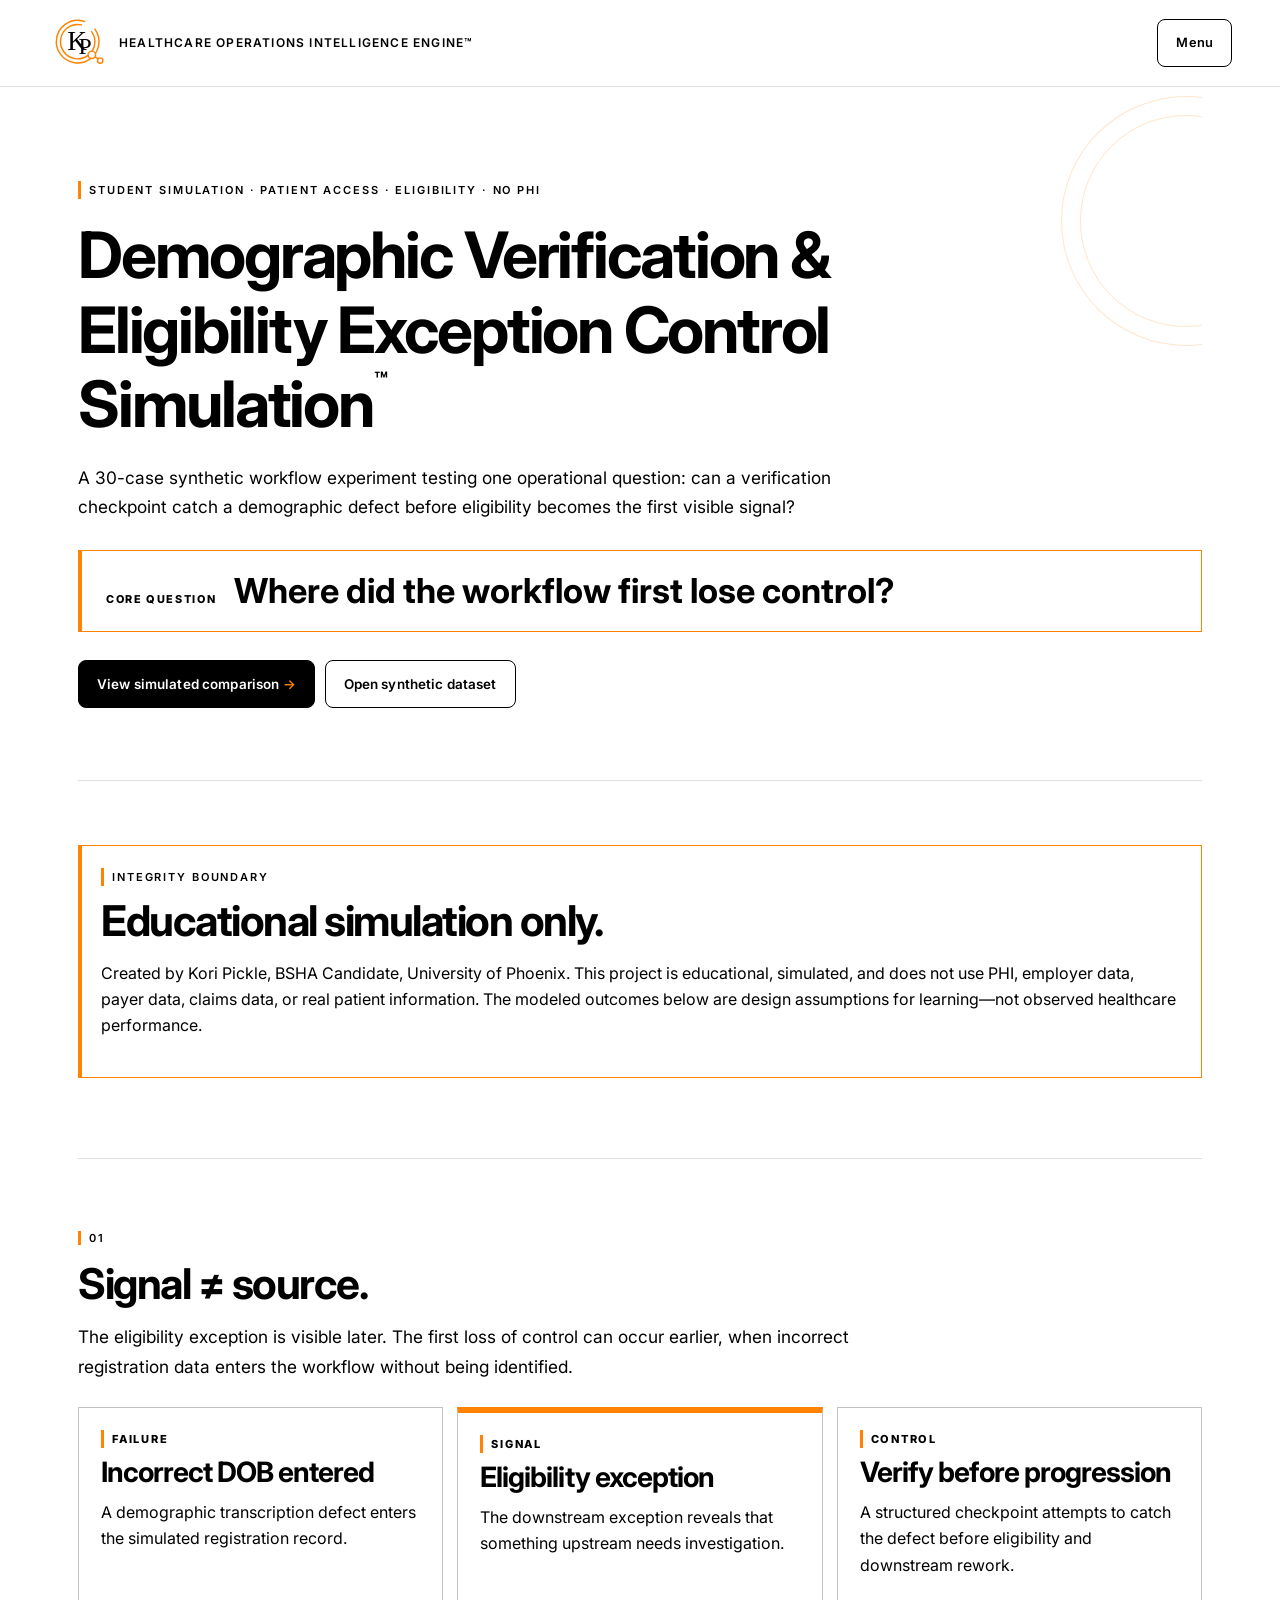
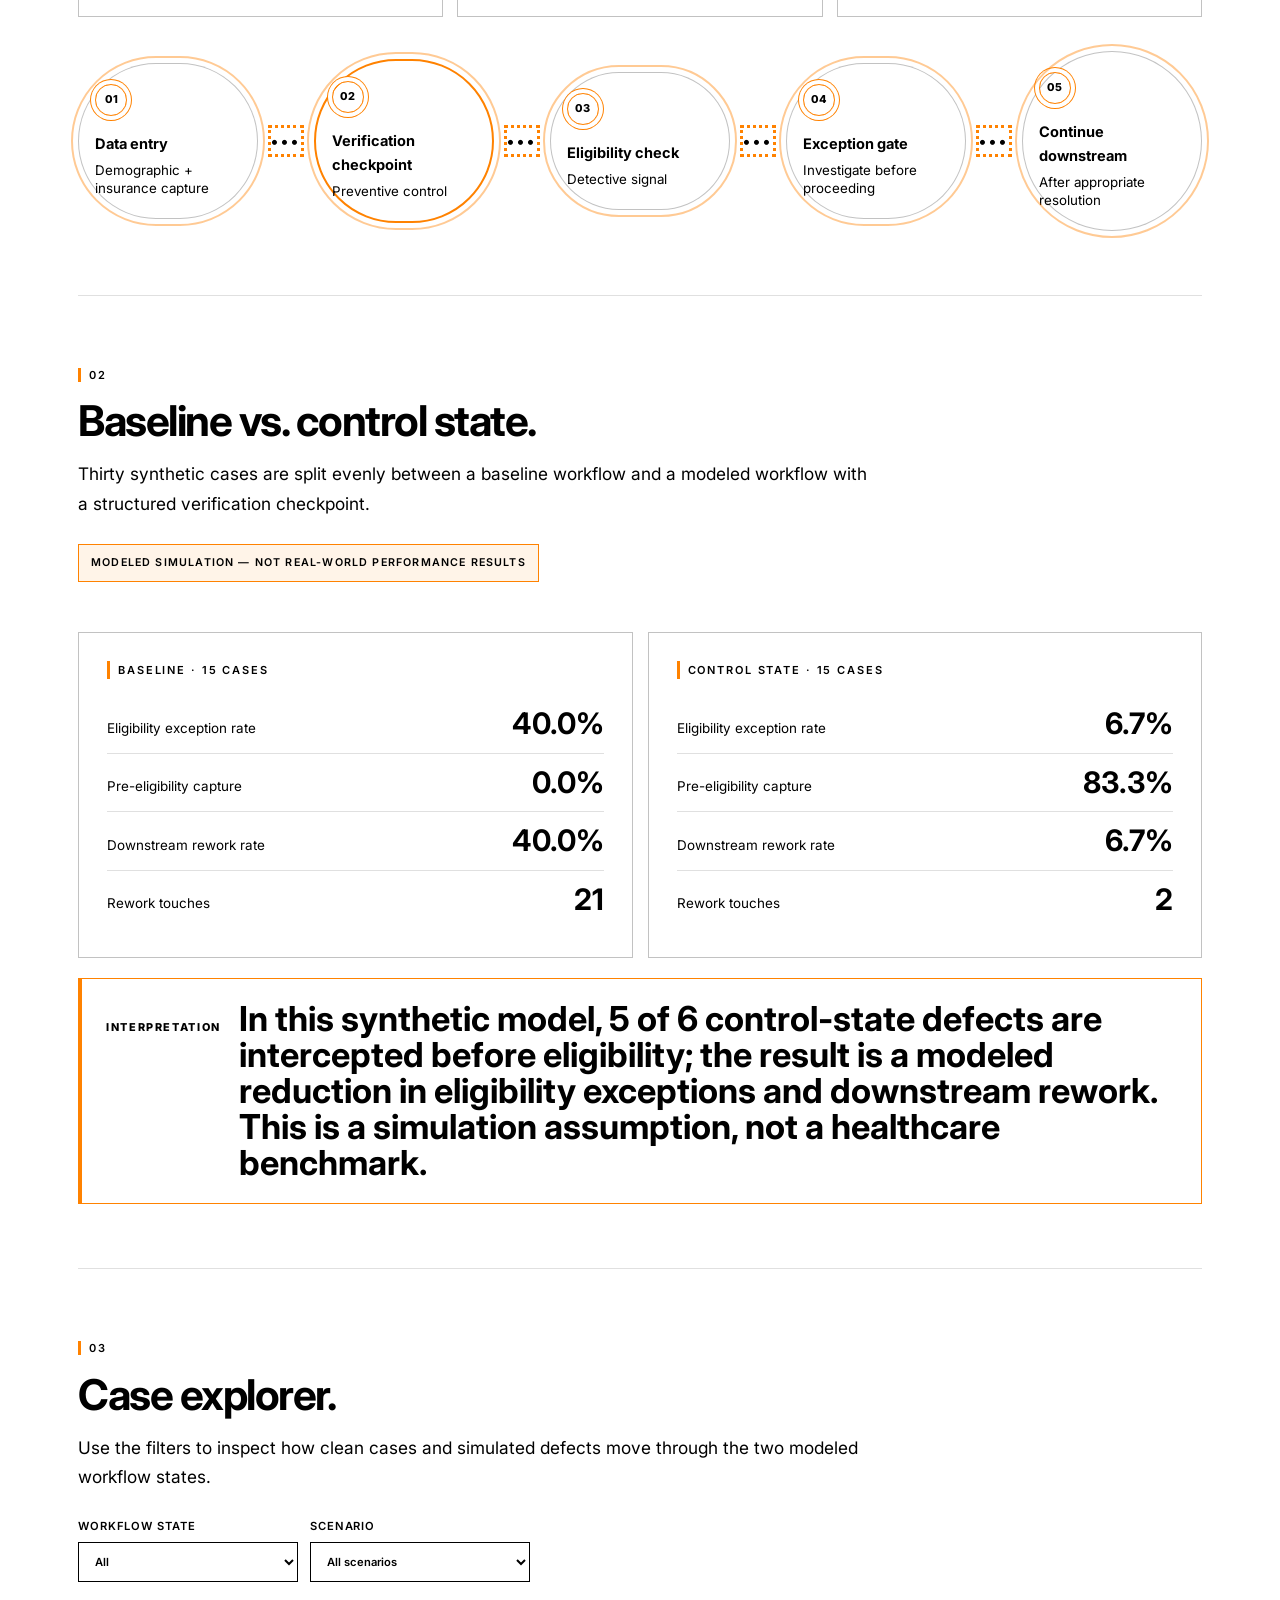
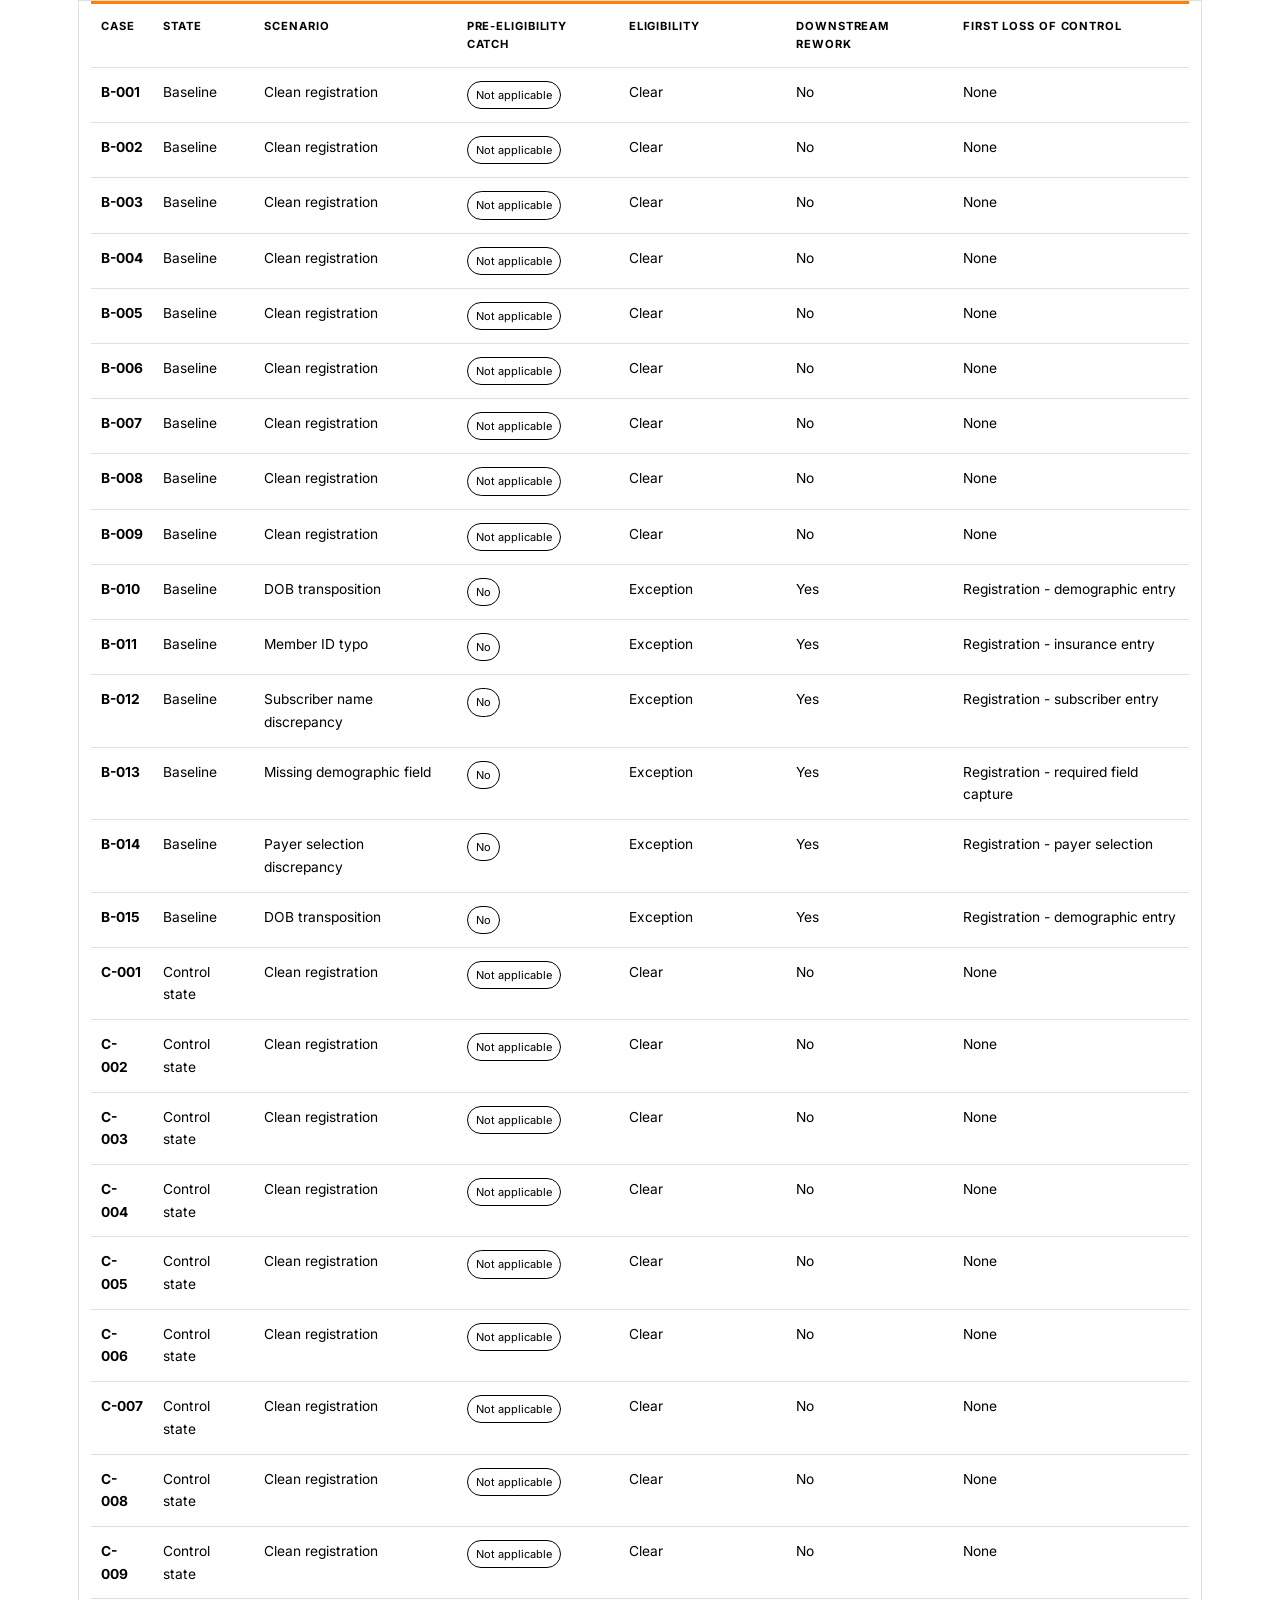
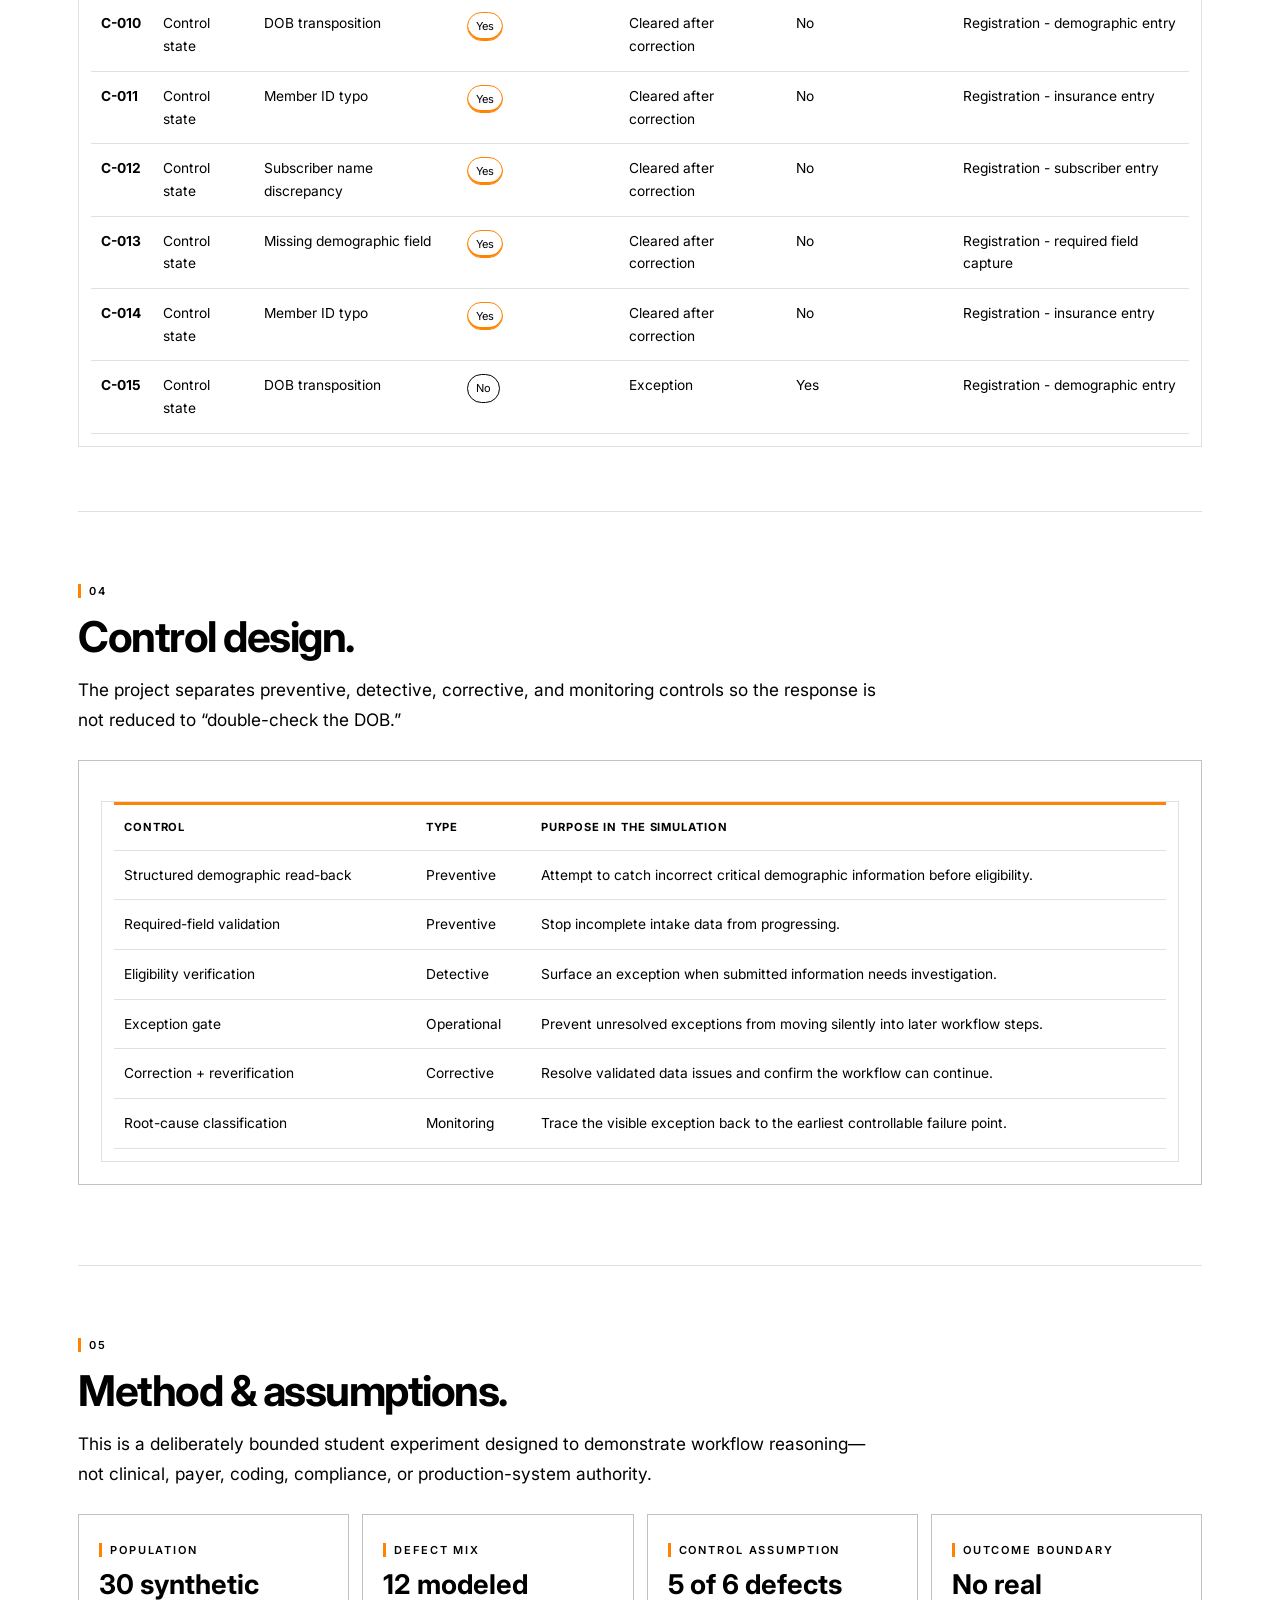
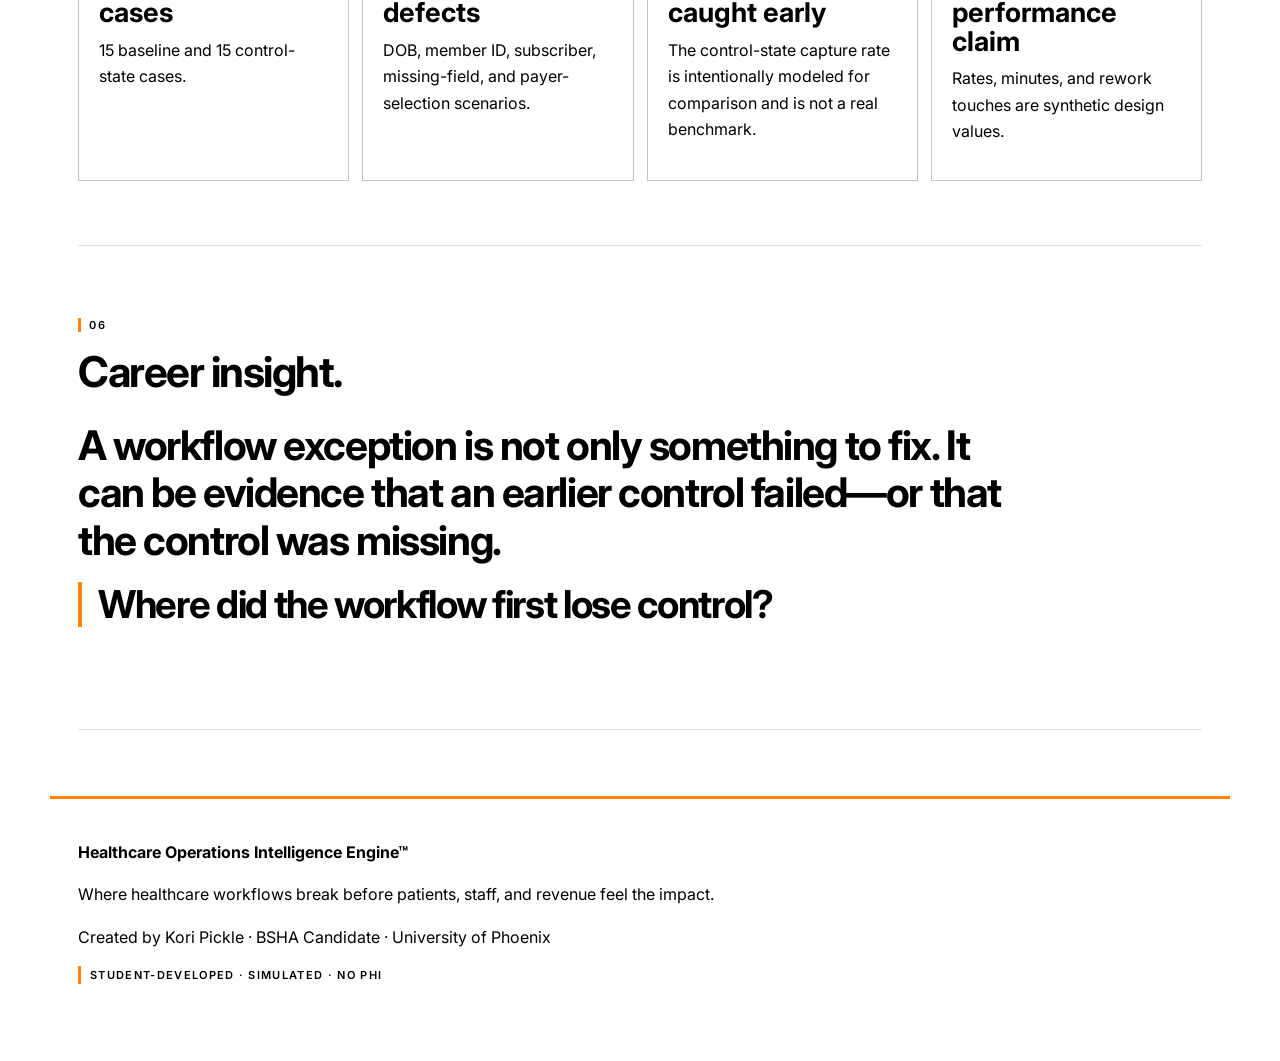
<file: demographic-eligibility-control-simulation.html>
<!DOCTYPE html>
<html lang="en">
<head>
  <meta charset="UTF-8">
  <meta name="viewport" content="width=device-width, initial-scale=1.0">
  <meta name="description" content="Student-developed simulated no-PHI healthcare operations project examining where demographic errors first lose control before eligibility verification.">
  <title>Demographic Verification & Eligibility Exception Control Simulation | Kori Pickle</title>
  <link rel="stylesheet" href="style.css">
  <link rel="stylesheet" href="feminine-editorial.css">
<style>
@media (max-width: 599px) {
  .nav-shell { gap: 8px; }
  .nav-shell .brand-mark { min-width: 0; flex: 1 1 auto; white-space: normal; overflow-wrap: anywhere; line-height: 1.3; font-size: .69rem; letter-spacing: .03em; }
  .nav-shell .brand-mark::before { width: 42px; height: 42px; flex-basis: 42px; margin-right: 8px; }
  .nav-shell .mobile-menu { flex: 0 0 auto; }
}
</style>
</head>
<body>
<header class="site-header">
  <nav class="nav-shell" aria-label="Control simulation navigation">
    <a class="brand-mark" href="index.html">Healthcare Operations Intelligence Engine™</a>
    <div class="nav-links desktop-nav">
      <a href="index.html">EVIS Home</a>
      <a href="#workflow">Workflow</a>
      <a href="#comparison">Comparison</a>
      <a href="#cases">Cases</a>
      <a href="#controls">Controls</a>
      <a href="#method">Method</a>
    </div>
    <details class="mobile-menu">
      <summary>Menu</summary>
      <div class="mobile-menu-panel">
        <a href="index.html">EVIS Home</a>
        <a href="#workflow">01 · Workflow</a>
        <a href="#comparison">02 · Comparison</a>
        <a href="#cases">03 · Cases</a>
        <a href="#controls">04 · Controls</a>
        <a href="#method">05 · Method</a>
      </div>
    </details>
  </nav>
</header>

<main>
  <section class="page-hero project-hero">
    <div class="eyebrow">Student Simulation · Patient Access · Eligibility · No PHI</div>
    <h1>Demographic Verification &amp; Eligibility Exception Control Simulation<span class="tm">™</span></h1>
    <p class="hero-subtitle">A 30-case synthetic workflow experiment testing one operational question: can a verification checkpoint catch a demographic defect before eligibility becomes the first visible signal?</p>
    <div class="insight-banner">
      <span>Core question</span>
      <strong>Where did the workflow first lose control?</strong>
    </div>
    <div class="hero-actions">
      <a class="primary-button" href="#comparison">View simulated comparison</a>
      <a class="secondary-button" href="data/demographic-eligibility-control-simulation.csv">Open synthetic dataset</a>
    </div>
  </section>

  <section class="content-section">
    <div class="content-card accent-card">
      <div class="mini-label">Integrity boundary</div>
      <h2>Educational simulation only.</h2>
      <p>Created by Kori Pickle, BSHA Candidate, University of Phoenix. This project is educational, simulated, and does not use PHI, employer data, payer data, claims data, or real patient information. The modeled outcomes below are design assumptions for learning—not observed healthcare performance.</p>
    </div>
  </section>

  <section class="section" id="workflow">
    <div class="section-intro">
      <span class="section-number">01</span>
      <h2>Signal ≠ source.</h2>
      <p>The eligibility exception is visible later. The first loss of control can occur earlier, when incorrect registration data enters the workflow without being identified.</p>
    </div>

    <div class="triad-grid">
      <article class="logic-card">
        <span class="logic-index">Failure</span>
        <h3>Incorrect DOB entered</h3>
        <p>A demographic transcription defect enters the simulated registration record.</p>
      </article>
      <article class="logic-card orange-edge">
        <span class="logic-index">Signal</span>
        <h3>Eligibility exception</h3>
        <p>The downstream exception reveals that something upstream needs investigation.</p>
      </article>
      <article class="logic-card">
        <span class="logic-index">Control</span>
        <h3>Verify before progression</h3>
        <p>A structured checkpoint attempts to catch the defect before eligibility and downstream rework.</p>
      </article>
    </div>

    <div class="workflow-map" aria-label="Simulated patient access workflow">
      <div class="workflow-node"><span>01</span><strong>Data entry</strong><small>Demographic + insurance capture</small></div>
      <div class="workflow-connector">•••</div>
      <div class="workflow-node key-node"><span>02</span><strong>Verification checkpoint</strong><small>Preventive control</small></div>
      <div class="workflow-connector">•••</div>
      <div class="workflow-node"><span>03</span><strong>Eligibility check</strong><small>Detective signal</small></div>
      <div class="workflow-connector">•••</div>
      <div class="workflow-node"><span>04</span><strong>Exception gate</strong><small>Investigate before proceeding</small></div>
      <div class="workflow-connector">•••</div>
      <div class="workflow-node"><span>05</span><strong>Continue downstream</strong><small>After appropriate resolution</small></div>
    </div>
  </section>

  <section class="dashboard-section" id="comparison">
    <div class="section-intro">
      <span class="section-number">02</span>
      <h2>Baseline vs. control state.</h2>
      <p>Thirty synthetic cases are split evenly between a baseline workflow and a modeled workflow with a structured verification checkpoint.</p>
    </div>

    <div class="simulation-notice">MODELED SIMULATION — NOT REAL-WORLD PERFORMANCE RESULTS</div>

    <div class="comparison-grid">
      <div class="comparison-panel">
        <div class="mini-label">Baseline · 15 cases</div>
        <div class="metric-stack">
          <div class="metric-row"><span>Eligibility exception rate</span><strong id="baseline-exception">—</strong></div>
          <div class="metric-row"><span>Pre-eligibility capture</span><strong id="baseline-capture">—</strong></div>
          <div class="metric-row"><span>Downstream rework rate</span><strong id="baseline-rework">—</strong></div>
          <div class="metric-row"><span>Rework touches</span><strong id="baseline-touches">—</strong></div>
        </div>
      </div>

      <div class="comparison-panel control-panel">
        <div class="mini-label">Control state · 15 cases</div>
        <div class="metric-stack">
          <div class="metric-row"><span>Eligibility exception rate</span><strong id="control-exception">—</strong></div>
          <div class="metric-row"><span>Pre-eligibility capture</span><strong id="control-capture">—</strong></div>
          <div class="metric-row"><span>Downstream rework rate</span><strong id="control-rework">—</strong></div>
          <div class="metric-row"><span>Rework touches</span><strong id="control-touches">—</strong></div>
        </div>
      </div>
    </div>

    <div class="insight-banner compact">
      <span>Interpretation</span>
      <strong id="comparison-insight">Loading synthetic comparison…</strong>
    </div>
  </section>

  <section class="section" id="cases">
    <div class="section-intro">
      <span class="section-number">03</span>
      <h2>Case explorer.</h2>
      <p>Use the filters to inspect how clean cases and simulated defects move through the two modeled workflow states.</p>
    </div>

    <div class="filter-bar">
      <label>Workflow state
        <select id="state-filter">
          <option value="All">All</option>
          <option value="Baseline">Baseline</option>
          <option value="Control state">Control state</option>
        </select>
      </label>
      <label>Scenario
        <select id="scenario-filter"><option value="All">All scenarios</option></select>
      </label>
    </div>

    <div class="table-wrap" tabindex="0" role="region" aria-label="Scrollable data table">
      <table class="branded-table" id="case-table">
        <thead>
          <tr>
            <th>Case</th>
            <th>State</th>
            <th>Scenario</th>
            <th>Pre-eligibility catch</th>
            <th>Eligibility</th>
            <th>Downstream rework</th>
            <th>First loss of control</th>
          </tr>
        </thead>
        <tbody></tbody>
      </table>
    </div>
  </section>

  <section class="section" id="controls">
    <div class="section-intro">
      <span class="section-number">04</span>
      <h2>Control design.</h2>
      <p>The project separates preventive, detective, corrective, and monitoring controls so the response is not reduced to “double-check the DOB.”</p>
    </div>

    <div class="content-card">
      <div class="table-wrap" tabindex="0" role="region" aria-label="Scrollable data table">
        <table class="branded-table">
          <thead><tr><th>Control</th><th>Type</th><th>Purpose in the simulation</th></tr></thead>
          <tbody>
            <tr><td>Structured demographic read-back</td><td>Preventive</td><td>Attempt to catch incorrect critical demographic information before eligibility.</td></tr>
            <tr><td>Required-field validation</td><td>Preventive</td><td>Stop incomplete intake data from progressing.</td></tr>
            <tr><td>Eligibility verification</td><td>Detective</td><td>Surface an exception when submitted information needs investigation.</td></tr>
            <tr><td>Exception gate</td><td>Operational</td><td>Prevent unresolved exceptions from moving silently into later workflow steps.</td></tr>
            <tr><td>Correction + reverification</td><td>Corrective</td><td>Resolve validated data issues and confirm the workflow can continue.</td></tr>
            <tr><td>Root-cause classification</td><td>Monitoring</td><td>Trace the visible exception back to the earliest controllable failure point.</td></tr>
          </tbody>
        </table>
      </div>
    </div>
  </section>

  <section class="section" id="method">
    <div class="section-intro">
      <span class="section-number">05</span>
      <h2>Method &amp; assumptions.</h2>
      <p>This is a deliberately bounded student experiment designed to demonstrate workflow reasoning—not clinical, payer, coding, compliance, or production-system authority.</p>
    </div>
    <div class="method-grid">
      <div><span class="mini-label">Population</span><strong>30 synthetic cases</strong><p>15 baseline and 15 control-state cases.</p></div>
      <div><span class="mini-label">Defect mix</span><strong>12 modeled defects</strong><p>DOB, member ID, subscriber, missing-field, and payer-selection scenarios.</p></div>
      <div><span class="mini-label">Control assumption</span><strong>5 of 6 defects caught early</strong><p>The control-state capture rate is intentionally modeled for comparison and is not a real benchmark.</p></div>
      <div><span class="mini-label">Outcome boundary</span><strong>No real performance claim</strong><p>Rates, minutes, and rework touches are synthetic design values.</p></div>
    </div>
  </section>

  <section class="section takeaway-section">
    <div class="section-intro">
      <span class="section-number">06</span>
      <h2>Career insight.</h2>
    </div>
    <blockquote>A workflow exception is not only something to fix. It can be evidence that an earlier control failed—or that the control was missing.</blockquote>
    <p class="signature-question">Where did the workflow first lose control?</p>
  </section>
</main>

<footer class="site-footer">
  <p><strong>Healthcare Operations Intelligence Engine™</strong></p>
  <p>Where healthcare workflows break before patients, staff, and revenue feel the impact.</p>
  <p>Created by Kori Pickle · BSHA Candidate · University of Phoenix</p>
  <p class="footer-note">Student-developed · simulated · no PHI</p>
</footer>

<script>
const DATA_URL = 'data/demographic-eligibility-control-simulation.csv';
let rows = [];

function parseCSV(text){
  const lines = text.trim().split(/\r?\n/);
  const headers = lines[0].split(',');
  return lines.slice(1).map(line => {
    const values = line.split(',');
    return headers.reduce((obj, key, i) => { obj[key] = values[i] ?? ''; return obj; }, {});
  });
}

function pct(n,d){ return d ? `${((n/d)*100).toFixed(1)}%` : '0.0%'; }

function stateMetrics(state){
  const subset = rows.filter(r => r.State === state);
  const defects = subset.filter(r => r.Defect_Present === 'Yes');
  const exceptions = subset.filter(r => r.Eligibility_Status === 'Exception').length;
  const caught = defects.filter(r => r.Caught_Pre_Eligibility === 'Yes').length;
  const rework = subset.filter(r => r.Downstream_Rework === 'Yes').length;
  const touches = subset.reduce((sum,r) => sum + Number(r.Rework_Touches || 0), 0);
  return { total: subset.length, defects: defects.length, exceptions, caught, rework, touches };
}

function renderMetrics(){
  const b = stateMetrics('Baseline');
  const c = stateMetrics('Control state');
  document.getElementById('baseline-exception').textContent = pct(b.exceptions,b.total);
  document.getElementById('baseline-capture').textContent = pct(b.caught,b.defects);
  document.getElementById('baseline-rework').textContent = pct(b.rework,b.total);
  document.getElementById('baseline-touches').textContent = b.touches;
  document.getElementById('control-exception').textContent = pct(c.exceptions,c.total);
  document.getElementById('control-capture').textContent = pct(c.caught,c.defects);
  document.getElementById('control-rework').textContent = pct(c.rework,c.total);
  document.getElementById('control-touches').textContent = c.touches;
  document.getElementById('comparison-insight').textContent = `In this synthetic model, ${c.caught} of ${c.defects} control-state defects are intercepted before eligibility; the result is a modeled reduction in eligibility exceptions and downstream rework. This is a simulation assumption, not a healthcare benchmark.`;
}

function populateScenarioFilter(){
  const select = document.getElementById('scenario-filter');
  [...new Set(rows.map(r => r.Scenario))].sort().forEach(s => {
    const opt = document.createElement('option'); opt.value=s; opt.textContent=s; select.appendChild(opt);
  });
}

function renderTable(){
  const state = document.getElementById('state-filter').value;
  const scenario = document.getElementById('scenario-filter').value;
  const filtered = rows.filter(r => (state==='All'||r.State===state) && (scenario==='All'||r.Scenario===scenario));
  const body = document.querySelector('#case-table tbody');
  body.innerHTML = filtered.map(r => `
    <tr>
      <td><strong>${r.Case_ID}</strong></td>
      <td>${r.State}</td>
      <td>${r.Scenario}</td>
      <td><span class="status-pill ${r.Caught_Pre_Eligibility==='Yes'?'status-caught':''}">${r.Caught_Pre_Eligibility}</span></td>
      <td>${r.Eligibility_Status}</td>
      <td>${r.Downstream_Rework}</td>
      <td>${r.First_Loss_of_Control}</td>
    </tr>`).join('');
}

fetch(DATA_URL)
  .then(r => { if(!r.ok) throw new Error('Dataset unavailable'); return r.text(); })
  .then(text => {
    rows = parseCSV(text);
    populateScenarioFilter();
    renderMetrics();
    renderTable();
    document.getElementById('state-filter').addEventListener('change', renderTable);
    document.getElementById('scenario-filter').addEventListener('change', renderTable);
  })
  .catch(() => {
    document.getElementById('comparison-insight').textContent = 'The synthetic dataset could not be loaded. Open the CSV directly from the project repository.';
  });
</script>
</body>
</html>
</file>
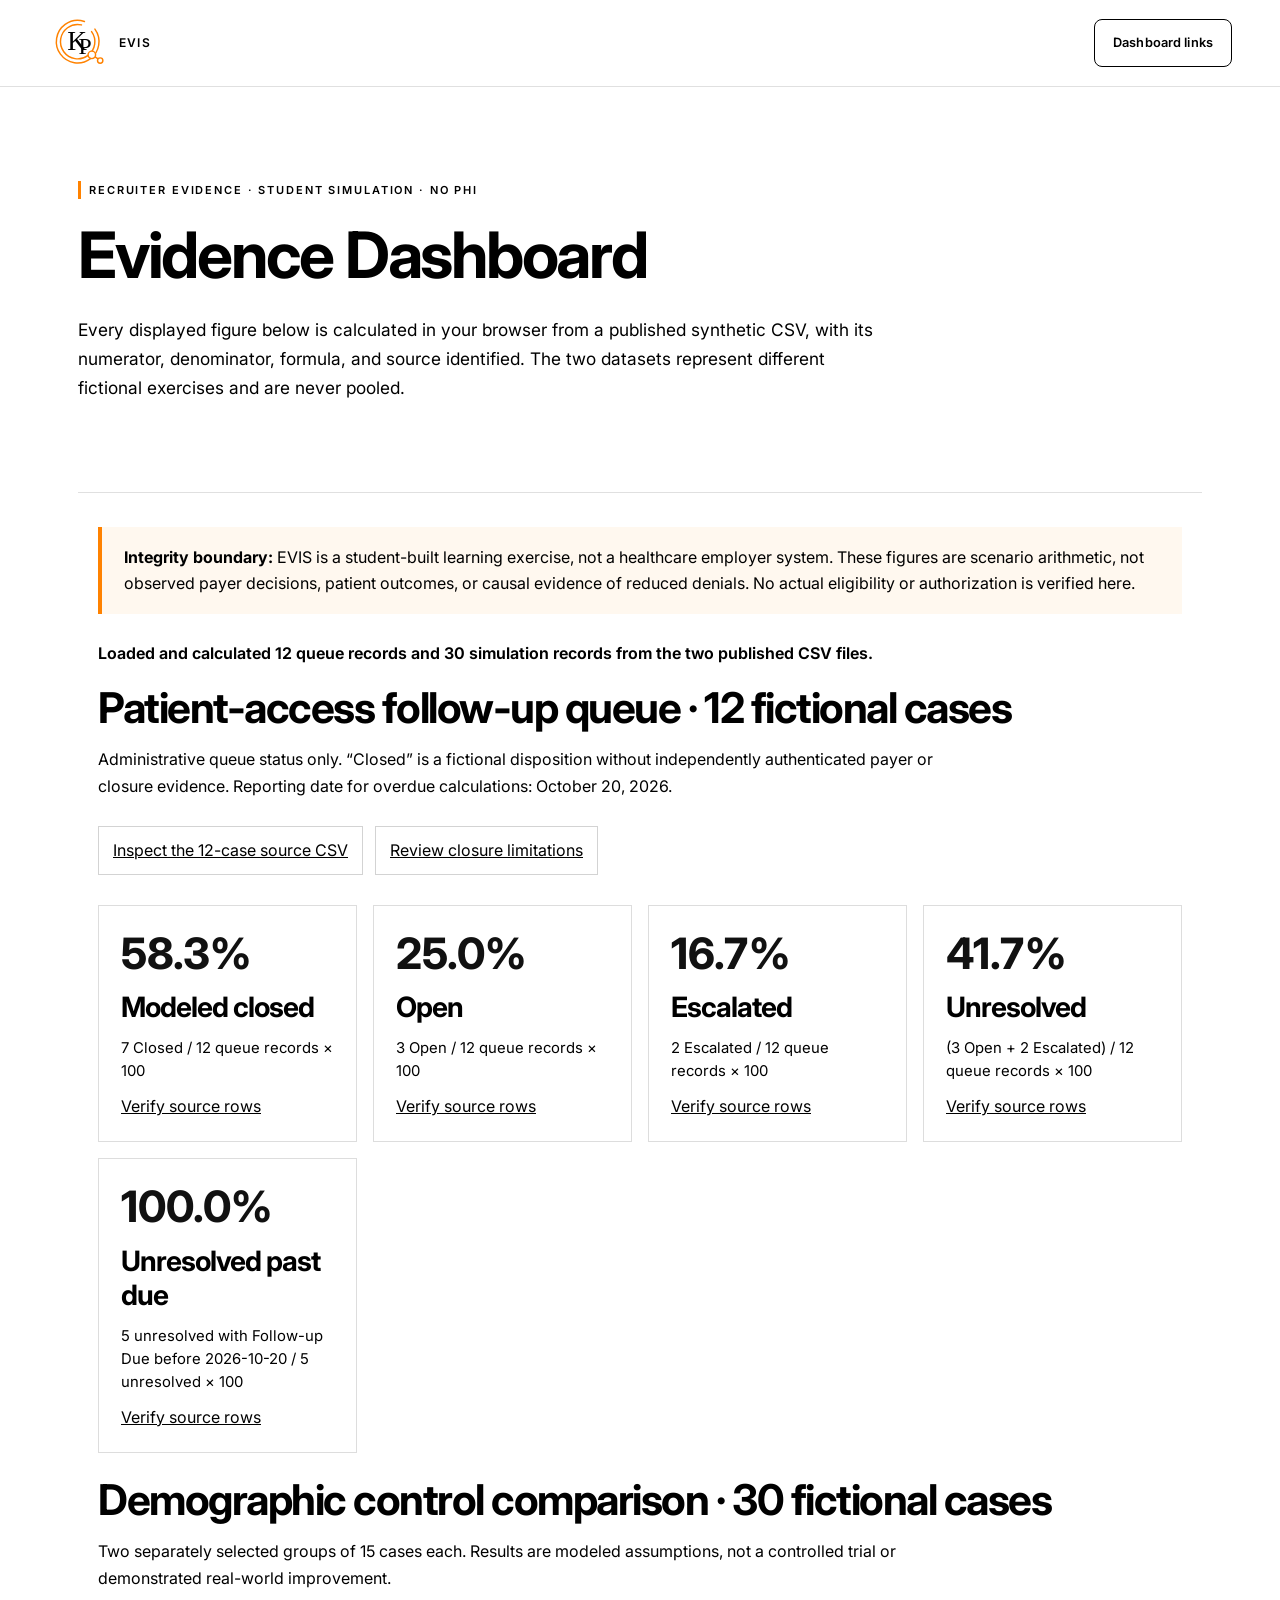
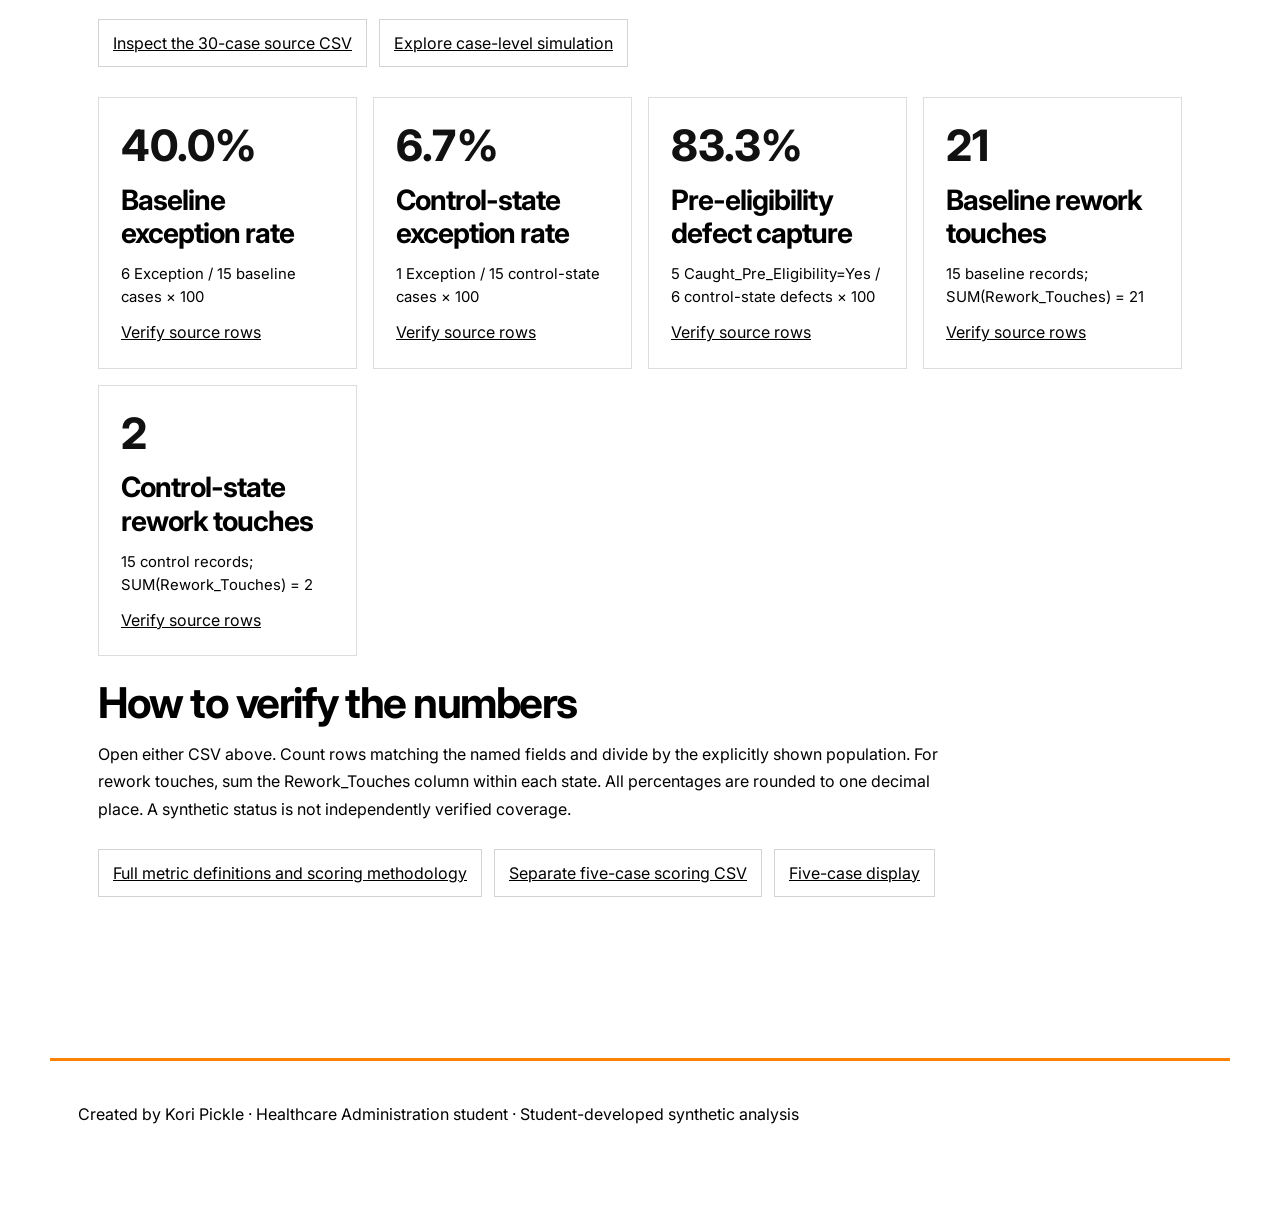
<file: eligibility-dashboard.html>
<!DOCTYPE html>
<html lang="en"><head><meta charset="UTF-8"><meta name="viewport" content="width=device-width, initial-scale=1"><meta name="description" content="Reproducible EVIS student simulation metrics from two separate no-PHI CSV datasets."><title>EVIS | Evidence Dashboard</title><link rel="stylesheet" href="style.css"><link rel="stylesheet" href="feminine-editorial.css"><style>
.evidence-wrap{max-width:1150px;margin:auto;padding:16px 20px 65px}
.evidence-note{border-left:4px solid #ff8200;background:#fff8ef;padding:18px 22px;margin:18px 0 26px;line-height:1.6}
.evidence-grid{display:grid;grid-template-columns:repeat(auto-fit,minmax(min(100%,240px),1fr));gap:16px;margin:22px 0}
.evidence-metric{border:1px solid #ddd;background:white;padding:22px;min-width:0}
.evidence-metric .value{font-family:Inter,Arial,sans-serif;font-size:clamp(1.8rem,4vw,2.7rem);font-weight:750;line-height:1.2;color:#111}
.evidence-metric h3{font-size:1.25rem;line-height:1.2;margin:12px 0}
.evidence-metric p{font-size:.93rem;line-height:1.55;margin:10px 0;overflow-wrap:anywhere}
.evidence-metric a{overflow-wrap:anywhere}
.evidence-wrap h2{font-size:clamp(2rem,5vw,3rem)}
.evidence-wrap .section-intro{max-width:850px;line-height:1.7}
.evidence-links{display:flex;flex-wrap:wrap;gap:12px;margin:16px 0 30px}
.evidence-links a{display:inline-block;padding:10px 14px;border:1px solid #d3d3d3;background:#fff}
#data-status{font-weight:650}
@media(max-width:600px){.evidence-wrap{padding:14px 18px 48px}.evidence-metric{padding:18px}.evidence-links{display:grid}.evidence-links a{width:100%}}
</style></head><body>
<header class="site-header"><nav class="nav-shell" aria-label="Dashboard navigation"><a class="brand-mark" href="index.html" aria-label="EVIS home">EVIS</a><details class="mobile-menu"><summary>Dashboard links</summary><div class="mobile-menu-panel"><a href="index.html">Home</a><a href="#queue">12-case queue</a><a href="#simulation">30-case simulation</a><a href="#methodology">Methodology</a><a href="eligibility-risk-calculator.html">Risk calculator</a></div></details></nav></header>
<main><section class="page-hero"><div class="eyebrow">Recruiter evidence · Student simulation · No PHI</div><h1>Evidence Dashboard</h1><p class="hero-subtitle">Every displayed figure below is calculated in your browser from a published synthetic CSV, with its numerator, denominator, formula, and source identified. The two datasets represent different fictional exercises and are never pooled.</p></section>
<div class="evidence-wrap">
<div class="evidence-note"><strong>Integrity boundary:</strong> EVIS is a student-built learning exercise, not a healthcare employer system. These figures are scenario arithmetic, not observed payer decisions, patient outcomes, or causal evidence of reduced denials. No actual eligibility or authorization is verified here.</div>
<p id="data-status" role="status" aria-live="polite">Loading published synthetic records…</p>
<section id="queue" aria-labelledby="queue-title"><h2 id="queue-title">Patient-access follow-up queue · 12 fictional cases</h2><p class="section-intro">Administrative queue status only. “Closed” is a fictional disposition without independently authenticated payer or closure evidence. Reporting date for overdue calculations: October 20, 2026.</p><div class="evidence-links"><a href="data/patient-access-work-queue-12-synthetic-cases.csv">Inspect the 12-case source CSV</a><a href="evidence/patient-access-queue-reviewer-guide.md">Review closure limitations</a></div><div class="evidence-grid" id="queue-metrics"></div></section>
<section id="simulation" aria-labelledby="simulation-title"><h2 id="simulation-title">Demographic control comparison · 30 fictional cases</h2><p class="section-intro">Two separately selected groups of 15 cases each. Results are modeled assumptions, not a controlled trial or demonstrated real-world improvement.</p><div class="evidence-links"><a href="data/demographic-eligibility-control-simulation.csv">Inspect the 30-case source CSV</a><a href="demographic-eligibility-control-simulation.html">Explore case-level simulation</a></div><div class="evidence-grid" id="simulation-metrics"></div></section>
<section id="methodology" aria-labelledby="methodology-title"><h2 id="methodology-title">How to verify the numbers</h2><p class="section-intro">Open either CSV above. Count rows matching the named fields and divide by the explicitly shown population. For rework touches, sum the Rework_Touches column within each state. All percentages are rounded to one decimal place. A synthetic status is not independently verified coverage.</p><div class="evidence-links"><a href="evidence/metrics-and-scoring-methodology.md">Full metric definitions and scoring methodology</a><a href="data/sample-eligibility-cases.csv">Separate five-case scoring CSV</a><a href="sample-eligibility-cases.html">Five-case display</a></div></section>
</div></main><footer class="site-footer"><p>Created by Kori Pickle · Healthcare Administration student · Student-developed synthetic analysis</p></footer>
<script>
(function(){
'use strict';
function csv(text){const rows=[];let row=[],field='',quoted=false;for(let i=0;i<text.length;i++){const c=text[i];if(c==='"'){if(quoted&&text[i+1]==='"'){field+='"';i++}else quoted=!quoted}else if(c===','&&!quoted){row.push(field);field=''}else if((c==='\n'||c==='\r')&&!quoted){if(c==='\r'&&text[i+1]==='\n')i++;row.push(field);if(row.some(v=>v!==''))rows.push(row);row=[];field=''}else field+=c}if(field||row.length){row.push(field);rows.push(row)}const keys=rows.shift();return rows.map(r=>Object.fromEntries(keys.map((k,i)=>[k,r[i]||''])));}
const count=(rows,key,value)=>rows.filter(r=>r[key]===value).length;
const pct=(a,b)=>b?(100*a/b).toFixed(1)+'%':'N/A';
function metric(target,title,value,formula,source){const card=document.createElement('article');card.className='evidence-metric';const h=document.createElement('h3');h.textContent=title;const v=document.createElement('div');v.className='value';v.textContent=value;const p=document.createElement('p');p.textContent=formula;const a=document.createElement('a');a.href=source;a.textContent='Verify source rows';card.append(v,h,p,a);document.getElementById(target).append(card)}
async function load(path){const response=await fetch(path,{cache:'no-store'});if(!response.ok)throw Error(path+': HTTP '+response.status);return csv(await response.text())}
async function main(){try{
const [q,s]=await Promise.all([load('data/patient-access-work-queue-12-synthetic-cases.csv'),load('data/demographic-eligibility-control-simulation.csv')]);
if(q.length!==12||s.length!==30)throw Error('Unexpected dataset row count; figures withheld');
const qsrc='data/patient-access-work-queue-12-synthetic-cases.csv',ssrc='data/demographic-eligibility-control-simulation.csv';
const closed=count(q,'Queue Status','Closed'),open=count(q,'Queue Status','Open'),escalated=count(q,'Queue Status','Escalated'),unresolved=open+escalated,reportDate='2026-10-20';
const overdue=q.filter(r=>r['Queue Status']!=='Closed'&&r['Follow-up Due']&&r['Follow-up Due']<reportDate).length;
metric('queue-metrics','Modeled closed',pct(closed,q.length),closed+' Closed / '+q.length+' queue records × 100',qsrc);
metric('queue-metrics','Open',pct(open,q.length),open+' Open / '+q.length+' queue records × 100',qsrc);
metric('queue-metrics','Escalated',pct(escalated,q.length),escalated+' Escalated / '+q.length+' queue records × 100',qsrc);
metric('queue-metrics','Unresolved',pct(unresolved,q.length),'('+open+' Open + '+escalated+' Escalated) / '+q.length+' queue records × 100',qsrc);
metric('queue-metrics','Unresolved past due',pct(overdue,unresolved),overdue+' unresolved with Follow-up Due before '+reportDate+' / '+unresolved+' unresolved × 100',qsrc);
const base=s.filter(r=>r.State==='Baseline'),control=s.filter(r=>r.State==='Control state');if(base.length!==15||control.length!==15)throw Error('Unexpected comparison groups; figures withheld');
const be=count(base,'Eligibility_Status','Exception'),ce=count(control,'Eligibility_Status','Exception'),def=count(control,'Defect_Present','Yes'),caught=count(control,'Caught_Pre_Eligibility','Yes');
const touches=arr=>arr.reduce((t,r)=>t+Number(r.Rework_Touches),0);
metric('simulation-metrics','Baseline exception rate',pct(be,base.length),be+' Exception / '+base.length+' baseline cases × 100',ssrc);
metric('simulation-metrics','Control-state exception rate',pct(ce,control.length),ce+' Exception / '+control.length+' control-state cases × 100',ssrc);
metric('simulation-metrics','Pre-eligibility defect capture',pct(caught,def),caught+' Caught_Pre_Eligibility=Yes / '+def+' control-state defects × 100',ssrc);
metric('simulation-metrics','Baseline rework touches',String(touches(base)),base.length+' baseline records; SUM(Rework_Touches) = '+touches(base),ssrc);
metric('simulation-metrics','Control-state rework touches',String(touches(control)),control.length+' control records; SUM(Rework_Touches) = '+touches(control),ssrc);
document.getElementById('data-status').textContent='Loaded and calculated '+q.length+' queue records and '+s.length+' simulation records from the two published CSV files.';
}catch(e){document.getElementById('data-status').textContent='Evidence data could not be validated. No metrics are shown. '+e.message;document.getElementById('data-status').setAttribute('role','alert');}}
main();
})();
</script></body></html>
</file>
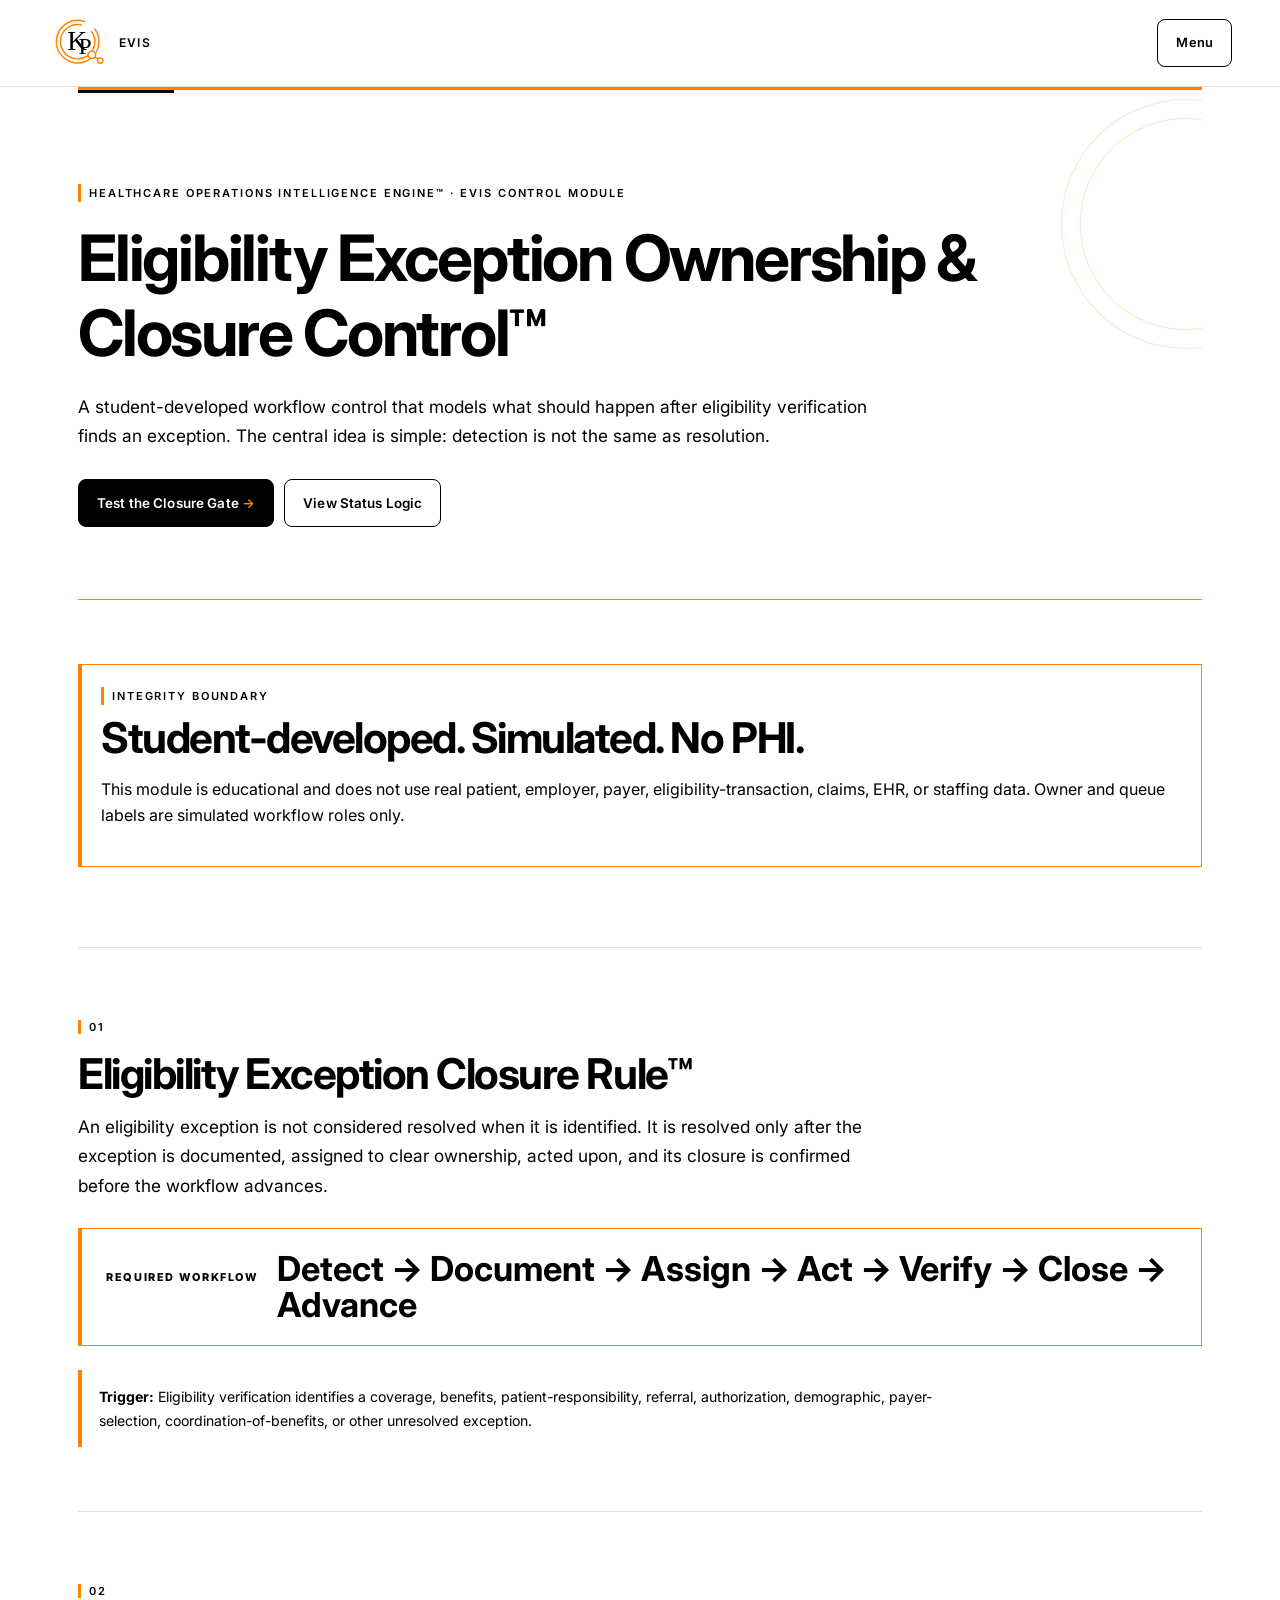
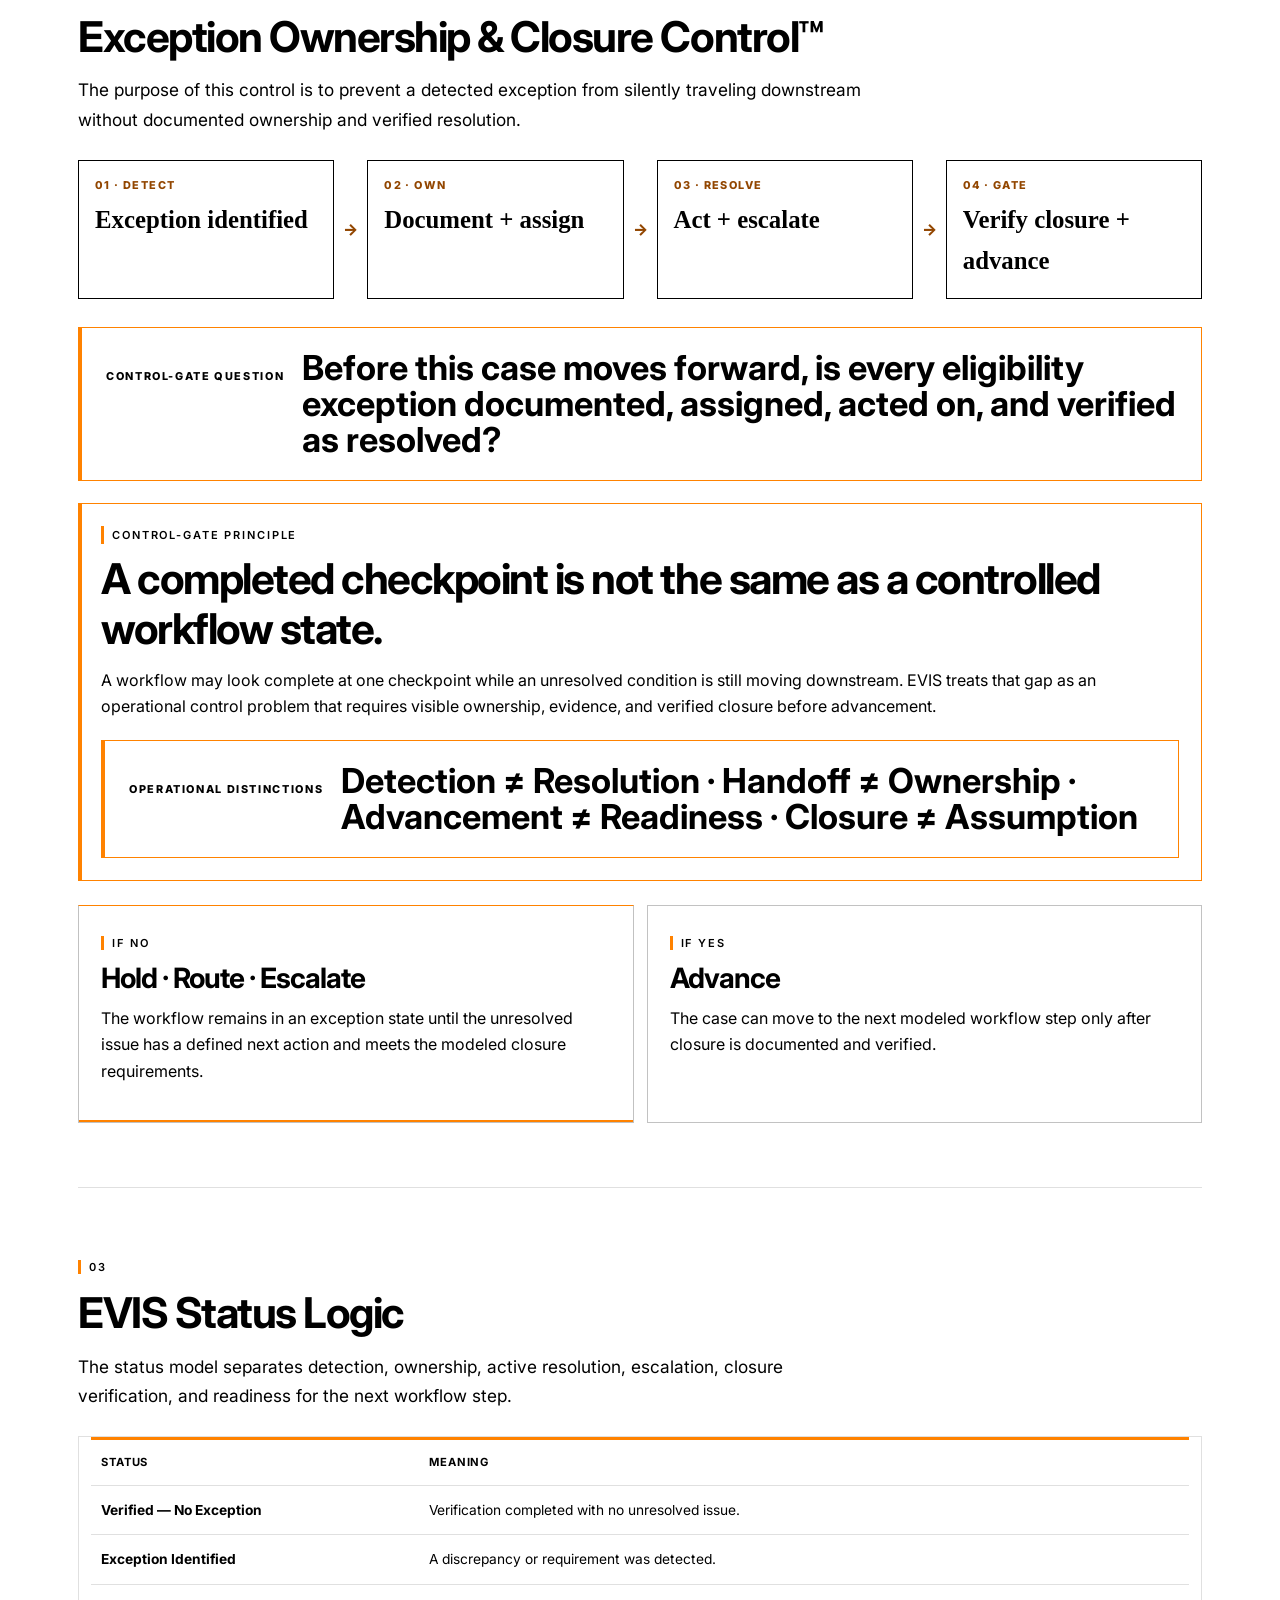
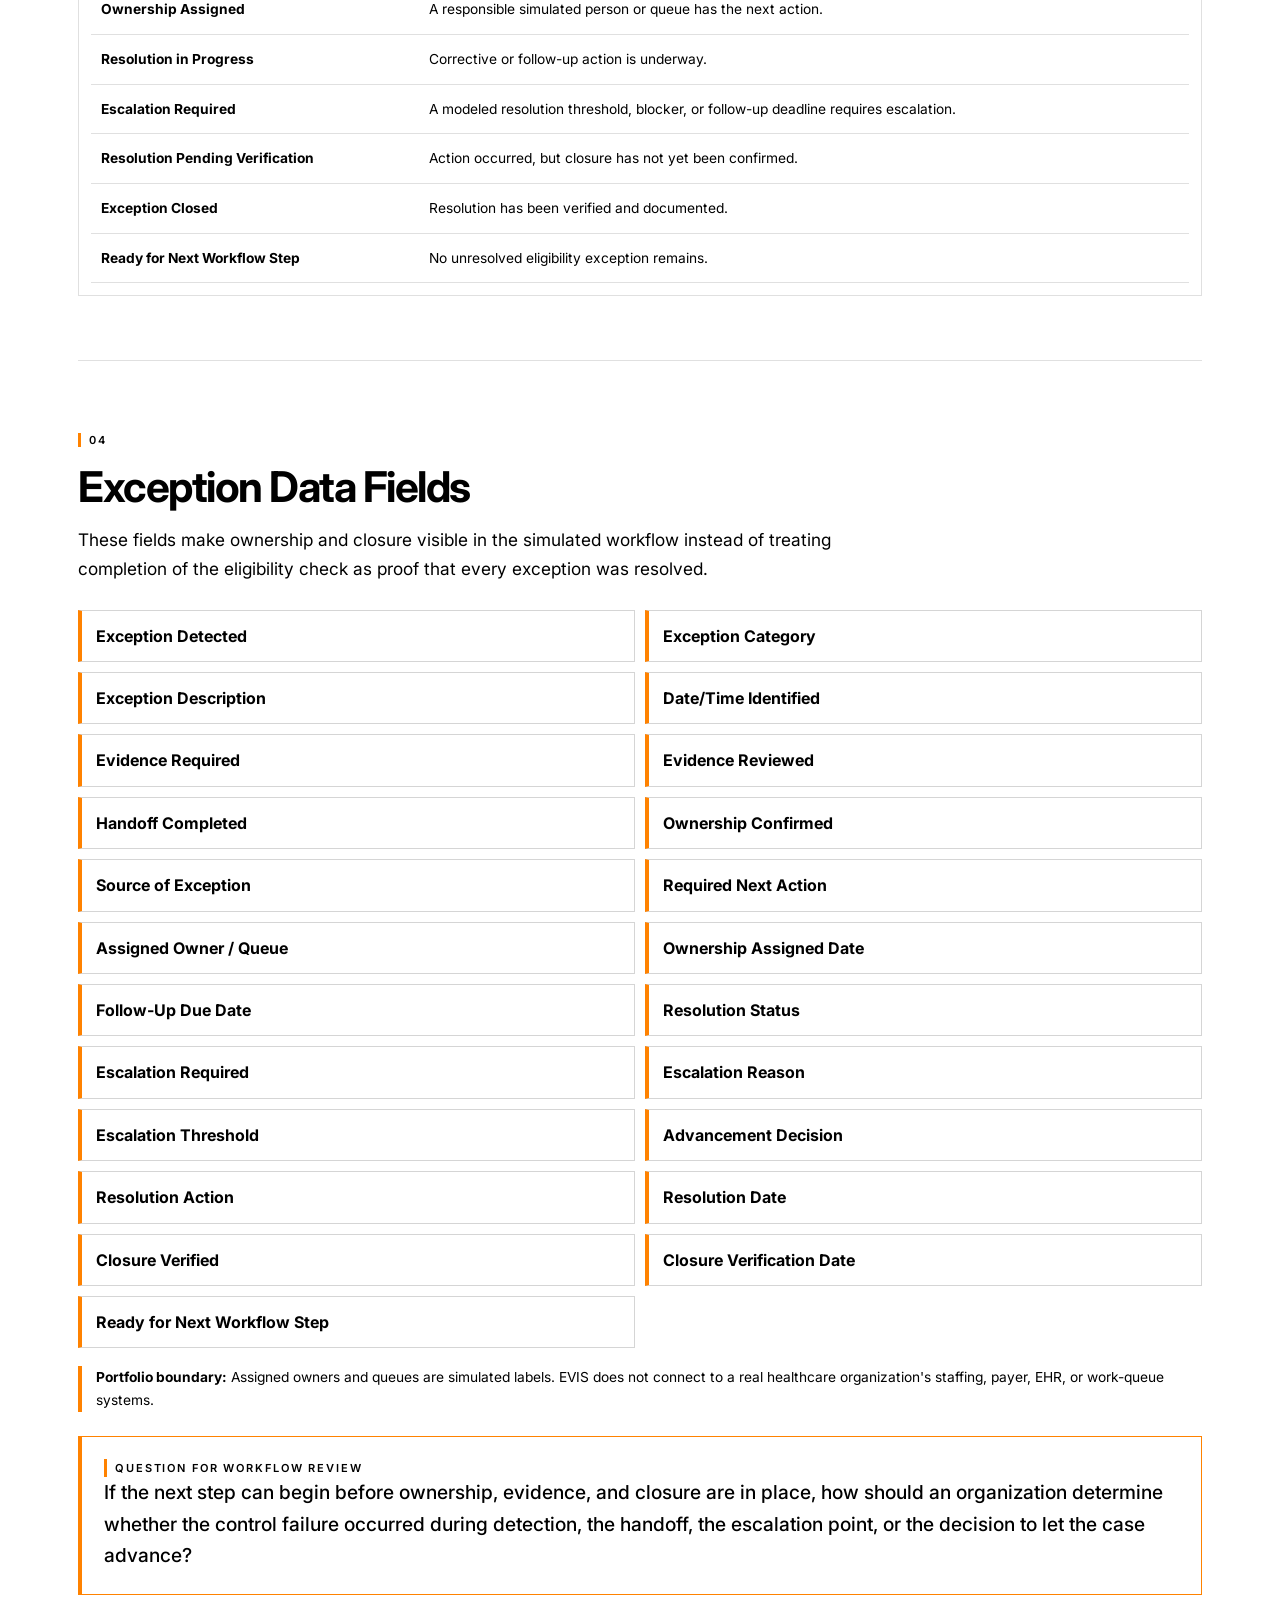
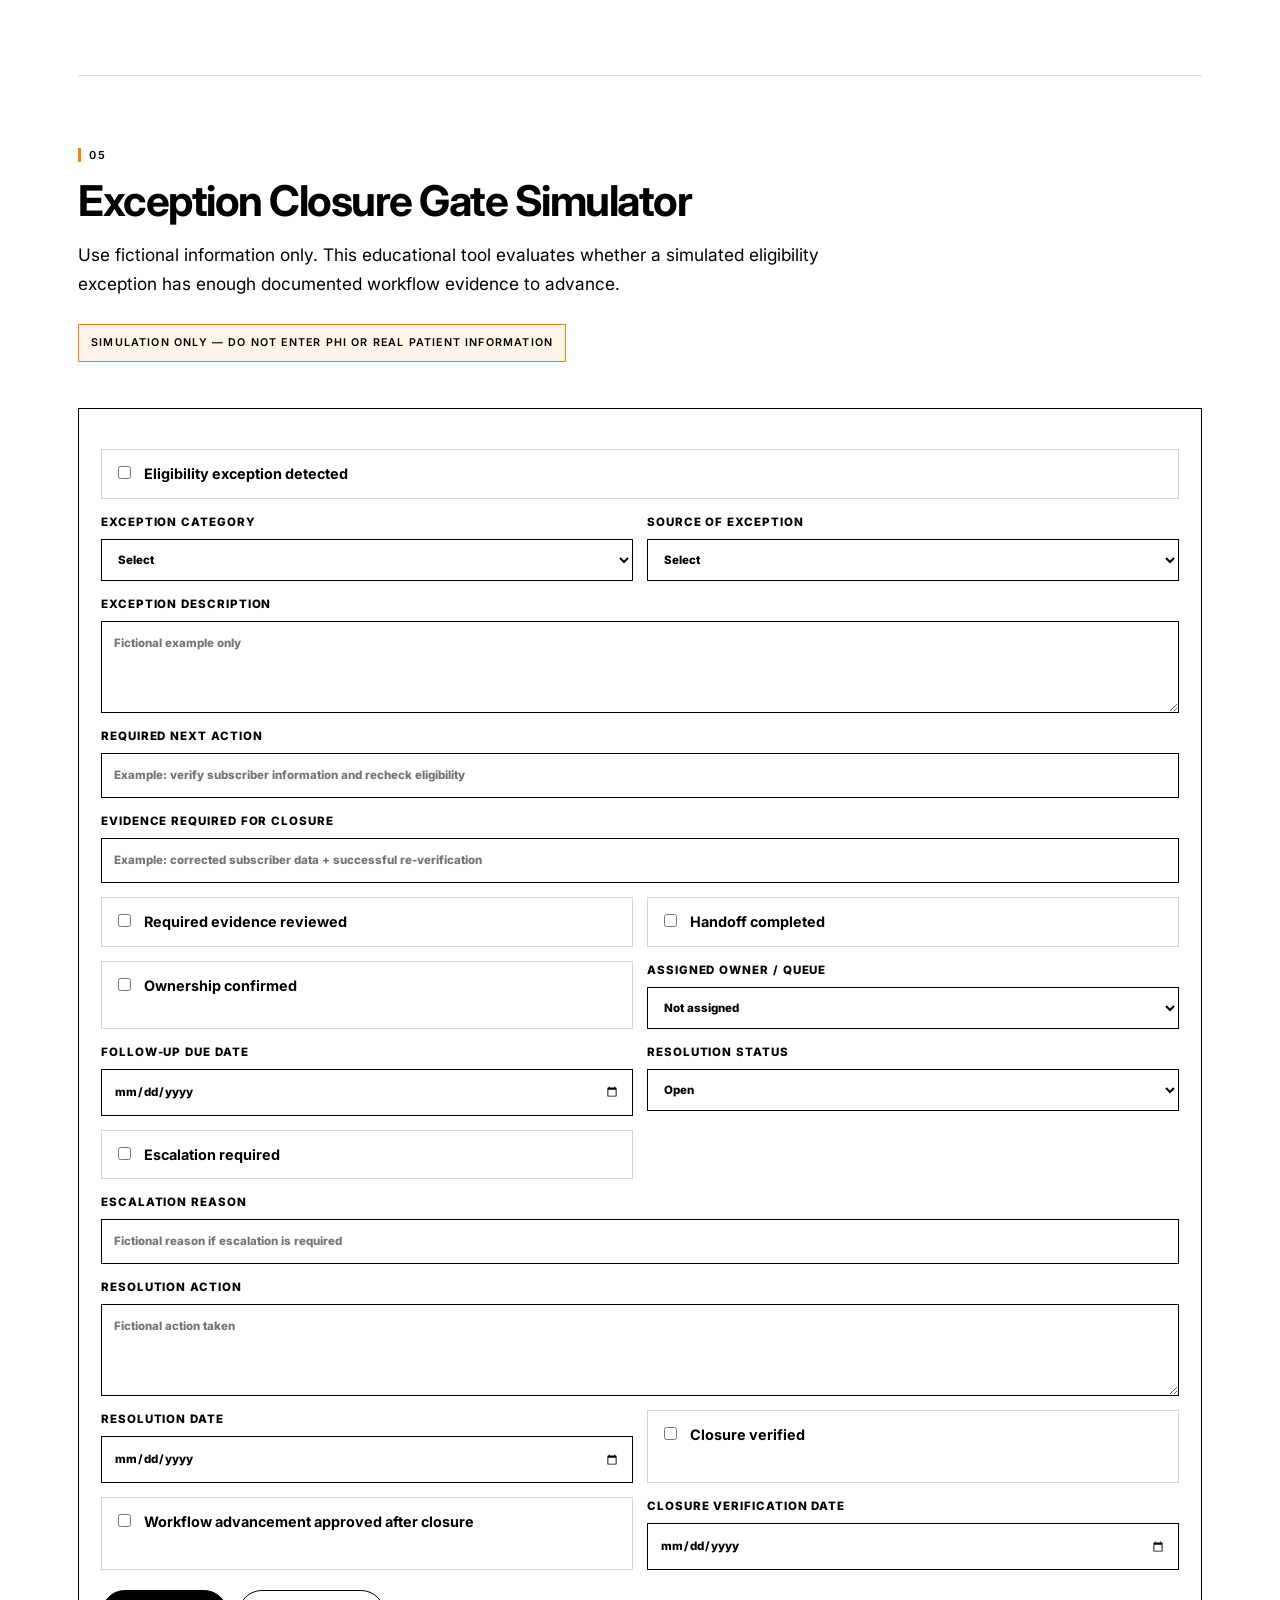
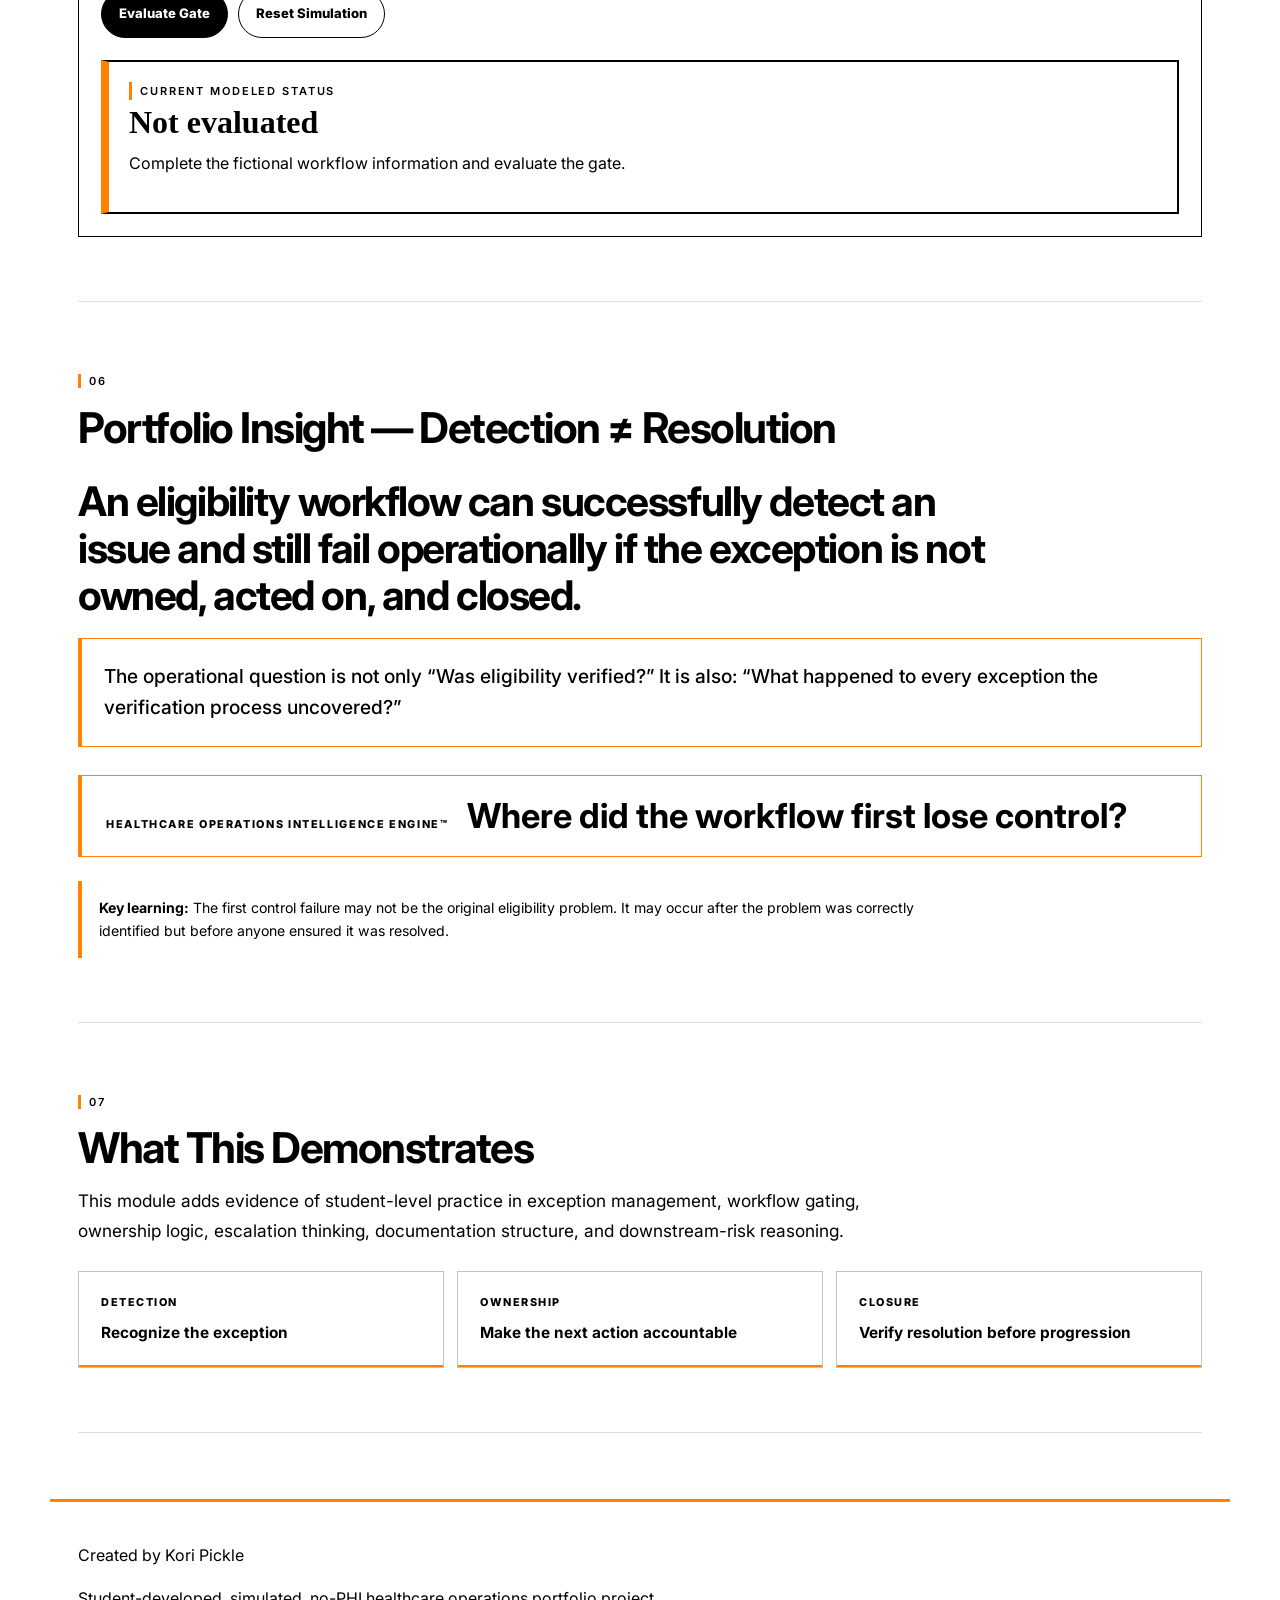
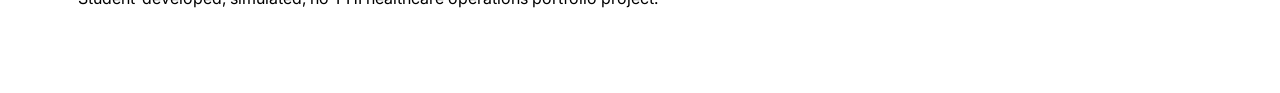
<file: eligibility-exception-closure-control.html>
<!DOCTYPE html>
<html lang="en">
<head>
  <meta charset="UTF-8">
  <meta name="viewport" content="width=device-width, initial-scale=1.0">
  <meta name="description" content="Student-developed EVIS module modeling eligibility exception ownership, escalation, closure verification, and downstream workflow gating using simulated no-PHI data.">
  <title>EVIS | Eligibility Exception Closure Control</title>
  <link rel="stylesheet" href="style.css">
  <link rel="stylesheet" href="feminine-editorial.css">
  <style>
    .gate-shell{border:1px solid #000;padding:22px;margin-top:24px;background:#fff}
    .gate-grid{display:grid;grid-template-columns:1fr;gap:14px;margin-top:18px}
    .gate-grid label{display:flex;flex-direction:column;gap:7px;font-size:.72rem;font-weight:800;text-transform:uppercase;letter-spacing:.08em}
    .gate-grid input,.gate-grid select,.gate-grid textarea{width:100%;border:1px solid #000;background:#fff;color:#000;padding:12px;font:inherit;text-transform:none;letter-spacing:0}
    .gate-grid textarea{min-height:92px;resize:vertical}
    .check-row{display:flex!important;flex-direction:row!important;align-items:flex-start;gap:10px!important;text-transform:none!important;letter-spacing:0!important;font-size:.9rem!important;font-weight:700!important;border:1px solid rgba(0,0,0,.16);padding:12px}
    .check-row input{width:auto;margin-top:4px}
    .gate-actions{display:flex;flex-wrap:wrap;gap:10px;margin-top:20px}
    .gate-actions button{border:1px solid #000;border-radius:999px;padding:12px 17px;font:inherit;font-size:.82rem;font-weight:800;cursor:pointer;background:#000;color:#fff}
    .gate-actions button.secondary{background:#fff;color:#000}
    .gate-result{margin-top:22px;border:2px solid #000;border-left:8px solid #FF8200;padding:20px;background:#fff}
    .gate-result strong{display:block;font-family:'Cormorant Garamond',Georgia,serif;font-size:2rem;line-height:1.05;margin:6px 0 10px}
    .field-list{display:grid;grid-template-columns:1fr;gap:10px;margin-top:20px}
    .field-list div{border:1px solid rgba(0,0,0,.16);border-left:4px solid #FF8200;padding:12px 14px;font-weight:700}
    .flow-compact{display:grid;grid-template-columns:1fr;gap:9px;margin-top:24px}
    .flow-compact div{border:1px solid #000;padding:16px;background:#fff}
    .flow-compact span{color:#924600;font-size:.68rem;font-weight:800;text-transform:uppercase;letter-spacing:.13em;display:block;margin-bottom:5px}
    .flow-compact b{font-family:'Cormorant Garamond',Georgia,serif;font-size:1.55rem}
    .flow-arrow{text-align:center!important;border:0!important;color:#924600;font-weight:800;padding:0!important}
    .status-ready{border-left-color:#FF8200}
    .integrity-note{font-size:.86rem;border-left:4px solid #FF8200;padding-left:14px;margin-top:18px}
    @media(min-width:760px){.gate-grid{grid-template-columns:1fr 1fr}.gate-grid .full{grid-column:1/-1}.field-list{grid-template-columns:1fr 1fr}.flow-compact{grid-template-columns:1fr auto 1fr auto 1fr auto 1fr}.flow-arrow{display:flex;align-items:center;justify-content:center}.dashboard-kpis{grid-template-columns:repeat(4,1fr)}}
  </style>
</head>
<body>
<header class="site-header">
  <nav class="nav-shell" aria-label="Primary navigation">
    <a class="brand-mark" href="index.html">EVIS</a>
    <div class="nav-links desktop-nav">
      <a href="index.html">Home</a>
      <a href="eligibility-dashboard.html">Dashboard</a>
      <a href="demographic-eligibility-control-simulation.html">Full Simulation</a>
      <a href="https://github.com/koripickle1101-TN/eligibility-verification-intelligence-system" target="_blank" rel="noreferrer">GitHub</a>
    </div>
    <details class="mobile-menu">
      <summary>Menu</summary>
      <div class="mobile-menu-panel">
        <a href="index.html">EVIS Home</a>
        <a href="eligibility-dashboard.html">Eligibility Dashboard</a>
        <a href="demographic-eligibility-control-simulation.html">Full Control Simulation</a>
        <a href="https://github.com/koripickle1101-TN/eligibility-verification-intelligence-system" target="_blank" rel="noreferrer">GitHub Repository</a>
      </div>
    </details>
  </nav>
</header>

<main>
  <section class="page-hero case-study-hero">
    <div class="eyebrow">Healthcare Operations Intelligence Engine™ · EVIS Control Module</div>
    <h1>Eligibility Exception Ownership &amp; Closure Control™</h1>
    <p class="hero-subtitle">A student-developed workflow control that models what should happen after eligibility verification finds an exception. The central idea is simple: detection is not the same as resolution.</p>
    <div class="hero-actions">
      <a class="primary-button" href="#simulator">Test the Closure Gate</a>
      <a class="secondary-button" href="#status">View Status Logic</a>
    </div>
  </section>

  <section class="content-section compact-section">
    <div class="content-card accent-card integrity-card">
      <div class="mini-label">Integrity boundary</div>
      <h2>Student-developed. Simulated. No PHI.</h2>
      <p>This module is educational and does not use real patient, employer, payer, eligibility-transaction, claims, EHR, or staffing data. Owner and queue labels are simulated workflow roles only.</p>
    </div>
  </section>

  <section class="section">
    <div class="section-intro">
      <span class="section-number">01</span>
      <h2>Eligibility Exception Closure Rule™</h2>
      <p>An eligibility exception is not considered resolved when it is identified. It is resolved only after the exception is documented, assigned to clear ownership, acted upon, and its closure is confirmed before the workflow advances.</p>
    </div>
    <div class="insight-banner">
      <span>Required workflow</span>
      <strong>Detect → Document → Assign → Act → Verify → Close → Advance</strong>
    </div>
    <p class="model-note"><strong>Trigger:</strong> Eligibility verification identifies a coverage, benefits, patient-responsibility, referral, authorization, demographic, payer-selection, coordination-of-benefits, or other unresolved exception.</p>
  </section>

  <section class="section">
    <div class="section-intro">
      <span class="section-number">02</span>
      <h2>Exception Ownership &amp; Closure Control™</h2>
      <p>The purpose of this control is to prevent a detected exception from silently traveling downstream without documented ownership and verified resolution.</p>
    </div>
    <div class="flow-compact" aria-label="Eligibility exception closure workflow">
      <div><span>01 · Detect</span><b>Exception identified</b></div>
      <div class="flow-arrow">→</div>
      <div><span>02 · Own</span><b>Document + assign</b></div>
      <div class="flow-arrow">→</div>
      <div><span>03 · Resolve</span><b>Act + escalate</b></div>
      <div class="flow-arrow">→</div>
      <div><span>04 · Gate</span><b>Verify closure + advance</b></div>
    </div>
    <div class="insight-banner">
      <span>Control-gate question</span>
      <strong>Before this case moves forward, is every eligibility exception documented, assigned, acted on, and verified as resolved?</strong>
    </div>
    <div class="content-card accent-card" style="margin-top:22px">
      <div class="mini-label">Control-gate principle</div>
      <h2>A completed checkpoint is not the same as a controlled workflow state.</h2>
      <p>A workflow may look complete at one checkpoint while an unresolved condition is still moving downstream. EVIS treats that gap as an operational control problem that requires visible ownership, evidence, and verified closure before advancement.</p>
      <div class="insight-banner compact">
        <span>Operational distinctions</span>
        <strong>Detection ≠ Resolution · Handoff ≠ Ownership · Advancement ≠ Readiness · Closure ≠ Assumption</strong>
      </div>
    </div>
    <div class="story-grid">
      <article class="editorial-card orange-edge"><span class="mini-label">If no</span><h3>Hold · Route · Escalate</h3><p>The workflow remains in an exception state until the unresolved issue has a defined next action and meets the modeled closure requirements.</p></article>
      <article class="editorial-card"><span class="mini-label">If yes</span><h3>Advance</h3><p>The case can move to the next modeled workflow step only after closure is documented and verified.</p></article>
    </div>
  </section>

  <section id="status" class="section">
    <div class="section-intro">
      <span class="section-number">03</span>
      <h2>EVIS Status Logic</h2>
      <p>The status model separates detection, ownership, active resolution, escalation, closure verification, and readiness for the next workflow step.</p>
    </div>
    <div class="table-wrap" tabindex="0" role="region" aria-label="Scrollable data table">
      <table class="branded-table">
        <thead><tr><th>Status</th><th>Meaning</th></tr></thead>
        <tbody>
          <tr><td><strong>Verified — No Exception</strong></td><td>Verification completed with no unresolved issue.</td></tr>
          <tr><td><strong>Exception Identified</strong></td><td>A discrepancy or requirement was detected.</td></tr>
          <tr><td><strong>Ownership Assigned</strong></td><td>A responsible simulated person or queue has the next action.</td></tr>
          <tr><td><strong>Resolution in Progress</strong></td><td>Corrective or follow-up action is underway.</td></tr>
          <tr><td><strong>Escalation Required</strong></td><td>A modeled resolution threshold, blocker, or follow-up deadline requires escalation.</td></tr>
          <tr><td><strong>Resolution Pending Verification</strong></td><td>Action occurred, but closure has not yet been confirmed.</td></tr>
          <tr><td><strong>Exception Closed</strong></td><td>Resolution has been verified and documented.</td></tr>
          <tr><td><strong>Ready for Next Workflow Step</strong></td><td>No unresolved eligibility exception remains.</td></tr>
        </tbody>
      </table>
    </div>
  </section>

  <section class="section">
    <div class="section-intro">
      <span class="section-number">04</span>
      <h2>Exception Data Fields</h2>
      <p>These fields make ownership and closure visible in the simulated workflow instead of treating completion of the eligibility check as proof that every exception was resolved.</p>
    </div>
    <div class="field-list">
      <div>Exception Detected</div><div>Exception Category</div><div>Exception Description</div><div>Date/Time Identified</div>
      <div>Evidence Required</div><div>Evidence Reviewed</div><div>Handoff Completed</div><div>Ownership Confirmed</div>
      <div>Source of Exception</div><div>Required Next Action</div><div>Assigned Owner / Queue</div><div>Ownership Assigned Date</div>
      <div>Follow-Up Due Date</div><div>Resolution Status</div><div>Escalation Required</div><div>Escalation Reason</div><div>Escalation Threshold</div><div>Advancement Decision</div>
      <div>Resolution Action</div><div>Resolution Date</div><div>Closure Verified</div><div>Closure Verification Date</div>
      <div>Ready for Next Workflow Step</div>
    </div>
    <p class="integrity-note"><strong>Portfolio boundary:</strong> Assigned owners and queues are simulated labels. EVIS does not connect to a real healthcare organization's staffing, payer, EHR, or work-queue systems.</p>
    <div class="content-card statement-card" style="margin-top:24px">
      <div class="mini-label">Question for workflow review</div>
      <p>If the next step can begin before ownership, evidence, and closure are in place, how should an organization determine whether the control failure occurred during detection, the handoff, the escalation point, or the decision to let the case advance?</p>
    </div>
  </section>

  <section id="simulator" class="section">
    <div class="section-intro">
      <span class="section-number">05</span>
      <h2>Exception Closure Gate Simulator</h2>
      <p>Use fictional information only. This educational tool evaluates whether a simulated eligibility exception has enough documented workflow evidence to advance.</p>
    </div>
    <div class="simulation-notice">SIMULATION ONLY — DO NOT ENTER PHI OR REAL PATIENT INFORMATION</div>
    <form class="gate-shell" id="closureForm">
      <div class="gate-grid">
        <label class="check-row full"><input id="exceptionDetected" type="checkbox"> Eligibility exception detected</label>
        <label>Exception category
          <select id="category"><option value="">Select</option><option>Coverage</option><option>Benefits</option><option>Patient responsibility</option><option>Referral</option><option>Authorization</option><option>Demographic mismatch</option><option>Payer selection</option><option>Coordination of benefits</option><option>Other</option></select>
        </label>
        <label>Source of exception
          <select id="source"><option value="">Select</option><option>Registration review</option><option>Eligibility response</option><option>Coverage verification</option><option>Patient-provided information</option><option>Internal reconciliation</option><option>Other simulated source</option></select>
        </label>
        <label class="full">Exception description
          <textarea id="description" placeholder="Fictional example only"></textarea>
        </label>
        <label class="full">Required next action
          <input id="nextAction" type="text" placeholder="Example: verify subscriber information and recheck eligibility">
        </label>
        <label class="full">Evidence required for closure
          <input id="evidenceRequired" type="text" placeholder="Example: corrected subscriber data + successful re-verification">
        </label>
        <label class="check-row"><input id="evidenceReviewed" type="checkbox"> Required evidence reviewed</label>
        <label class="check-row"><input id="handoffComplete" type="checkbox"> Handoff completed</label>
        <label class="check-row"><input id="ownershipConfirmed" type="checkbox"> Ownership confirmed</label>
        <label>Assigned owner / queue
          <select id="owner"><option value="">Not assigned</option><option>Simulated Patient Access Queue</option><option>Simulated Eligibility Follow-Up Queue</option><option>Simulated Authorization Review Queue</option><option>Simulated Supervisor Escalation Queue</option></select>
        </label>
        <label>Follow-up due date
          <input id="followupDate" type="date">
        </label>
        <label>Resolution status
          <select id="resolutionStatus"><option value="open">Open</option><option value="progress">In progress</option><option value="resolved">Action completed / pending verification</option></select>
        </label>
        <label class="check-row"><input id="escalation" type="checkbox"> Escalation required</label>
        <label class="full">Escalation reason
          <input id="escalationReason" type="text" placeholder="Fictional reason if escalation is required">
        </label>
        <label class="full">Resolution action
          <textarea id="resolutionAction" placeholder="Fictional action taken"></textarea>
        </label>
        <label>Resolution date
          <input id="resolutionDate" type="date">
        </label>
        <label class="check-row"><input id="closureVerified" type="checkbox"> Closure verified</label>
        <label class="check-row"><input id="advancementApproved" type="checkbox"> Workflow advancement approved after closure</label>
        <label>Closure verification date
          <input id="closureDate" type="date">
        </label>
      </div>
      <div class="gate-actions">
        <button type="button" id="evaluateButton">Evaluate Gate</button>
        <button type="reset" class="secondary" id="resetButton">Reset Simulation</button>
      </div>
      <div class="gate-result" id="gateResult" aria-live="polite">
        <div class="mini-label">Current modeled status</div>
        <strong>Not evaluated</strong>
        <p>Complete the fictional workflow information and evaluate the gate.</p>
      </div>
    </form>
  </section>

  <section class="section learning-section">
    <div class="section-intro">
      <span class="section-number">06</span>
      <h2>Portfolio Insight — Detection ≠ Resolution</h2>
    </div>
    <blockquote>An eligibility workflow can successfully detect an issue and still fail operationally if the exception is not owned, acted on, and closed.</blockquote>
    <div class="content-card statement-card">
      <p>The operational question is not only “Was eligibility verified?” It is also: “What happened to every exception the verification process uncovered?”</p>
    </div>
    <div class="insight-banner">
      <span>Healthcare Operations Intelligence Engine™</span>
      <strong>Where did the workflow first lose control?</strong>
    </div>
    <p class="model-note"><strong>Key learning:</strong> The first control failure may not be the original eligibility problem. It may occur after the problem was correctly identified but before anyone ensured it was resolved.</p>
  </section>

  <section class="section">
    <div class="section-intro">
      <span class="section-number">07</span>
      <h2>What This Demonstrates</h2>
      <p>This module adds evidence of student-level practice in exception management, workflow gating, ownership logic, escalation thinking, documentation structure, and downstream-risk reasoning.</p>
    </div>
    <div class="learning-grid">
      <div><span>Detection</span><strong>Recognize the exception</strong></div>
      <div><span>Ownership</span><strong>Make the next action accountable</strong></div>
      <div><span>Closure</span><strong>Verify resolution before progression</strong></div>
    </div>
  </section>
</main>

<footer class="site-footer">
  <p>Created by Kori Pickle</p>
  <p>Student-developed, simulated, no-PHI healthcare operations portfolio project.</p>
</footer>

<script>
(function(){
  const $ = (id) => document.getElementById(id);
  const result = $('gateResult');
  function render(status, message, ready){
    result.className = 'gate-result' + (ready ? ' status-ready' : '');
    result.innerHTML = '<div class="mini-label">Current modeled status</div><strong>' + status + '</strong><p>' + message + '</p>';
  }
  $('evaluateButton').addEventListener('click', function(){
    const detected = $('exceptionDetected').checked;
    if(!detected){
      render('No Exception Reported — Review Required','No exception was selected. That alone does not establish verified coverage or permission to advance. Confirm the applicable intake checks with an authorized source and organizational procedure.',false);
      return;
    }
    const category = $('category').value;
    const description = $('description').value.trim();
    const nextAction = $('nextAction').value.trim();
    const owner = $('owner').value;
    const status = $('resolutionStatus').value;
    const escalation = $('escalation').checked;
    const escalationReason = $('escalationReason').value.trim();
    const resolutionAction = $('resolutionAction').value.trim();
    const resolutionDate = $('resolutionDate').value;
    const closureVerified = $('closureVerified').checked;
    const closureDate = $('closureDate').value;

    if(!category || !description || !nextAction){
      render('Exception Identified','The exception is detected, but the documentation or required next action is incomplete. Hold the case in the modeled exception workflow.',false);
      return;
    }
    if(!owner){
      render('Exception Identified','The exception is documented, but clear ownership has not been assigned. Route the case before it advances.',false);
      return;
    }
    const source = $('source').value;
    const evidenceRequired = $('evidenceRequired').value.trim();
    const evidenceReviewed = $('evidenceReviewed').checked;
    const handoffComplete = $('handoffComplete').checked;
    const ownershipConfirmed = $('ownershipConfirmed').checked;
    const followupDate = $('followupDate').value;
    const advancementApproved = $('advancementApproved').checked;
    if(!source || !evidenceRequired || !followupDate || !ownershipConfirmed || !handoffComplete){
      render('Documentation or Handoff Incomplete','Record the fictional exception source, required closure evidence, due date, confirmed owner, and completed handoff before considering the gate for advancement.',false);
      return;
    }
    if(escalation){
      render('Escalation Required', escalationReason ? 'An escalation condition is recorded. Route the simulated case for escalation and keep the gate closed until resolution is verified.' : 'Escalation is marked as required, but the reason is not documented. Record the escalation reason and keep the gate closed.', false);
      return;
    }
    if(status === 'open'){
      render('Ownership Assigned','A simulated owner is assigned, but resolution work has not started. The gate remains closed.',false);
      return;
    }
    if(status === 'progress'){
      render('Resolution in Progress','Corrective or follow-up work is underway. The case should not advance until the action is completed and closure is verified.',false);
      return;
    }
    if(!resolutionAction || !resolutionDate){
      render('Resolution Pending Verification','The action is marked complete, but the resolution action or resolution date is missing. Complete the documentation before closure verification.',false);
      return;
    }
    if(!closureVerified || !closureDate){
      render('Resolution Pending Verification','A resolution action is documented, but closure has not been fully verified. The gate remains closed.',false);
      return;
    }
    if(!evidenceReviewed || !advancementApproved){
      render('Closure Evidence or Approval Missing','A closure checkbox is insufficient. The modeled case needs an explicit evidence-review confirmation and documented advancement approval.',false);
      return;
    }
    if(closureDate < resolutionDate){
      render('Invalid Closure Chronology','The closure verification date cannot precede the documented resolution date.',false);
      return;
    }
    render('Modeled Gate Complete — Qualified Review Still Required','All simulated control fields are complete. This educational result does not verify real coverage, authorization, or permission to advance a real case.',true);
  });
  $('resetButton').addEventListener('click', function(){
    window.setTimeout(function(){render('Not evaluated','Complete the fictional workflow information and evaluate the gate.',false);},0);
  });
})();
</script>
</body>
</html>
</file>
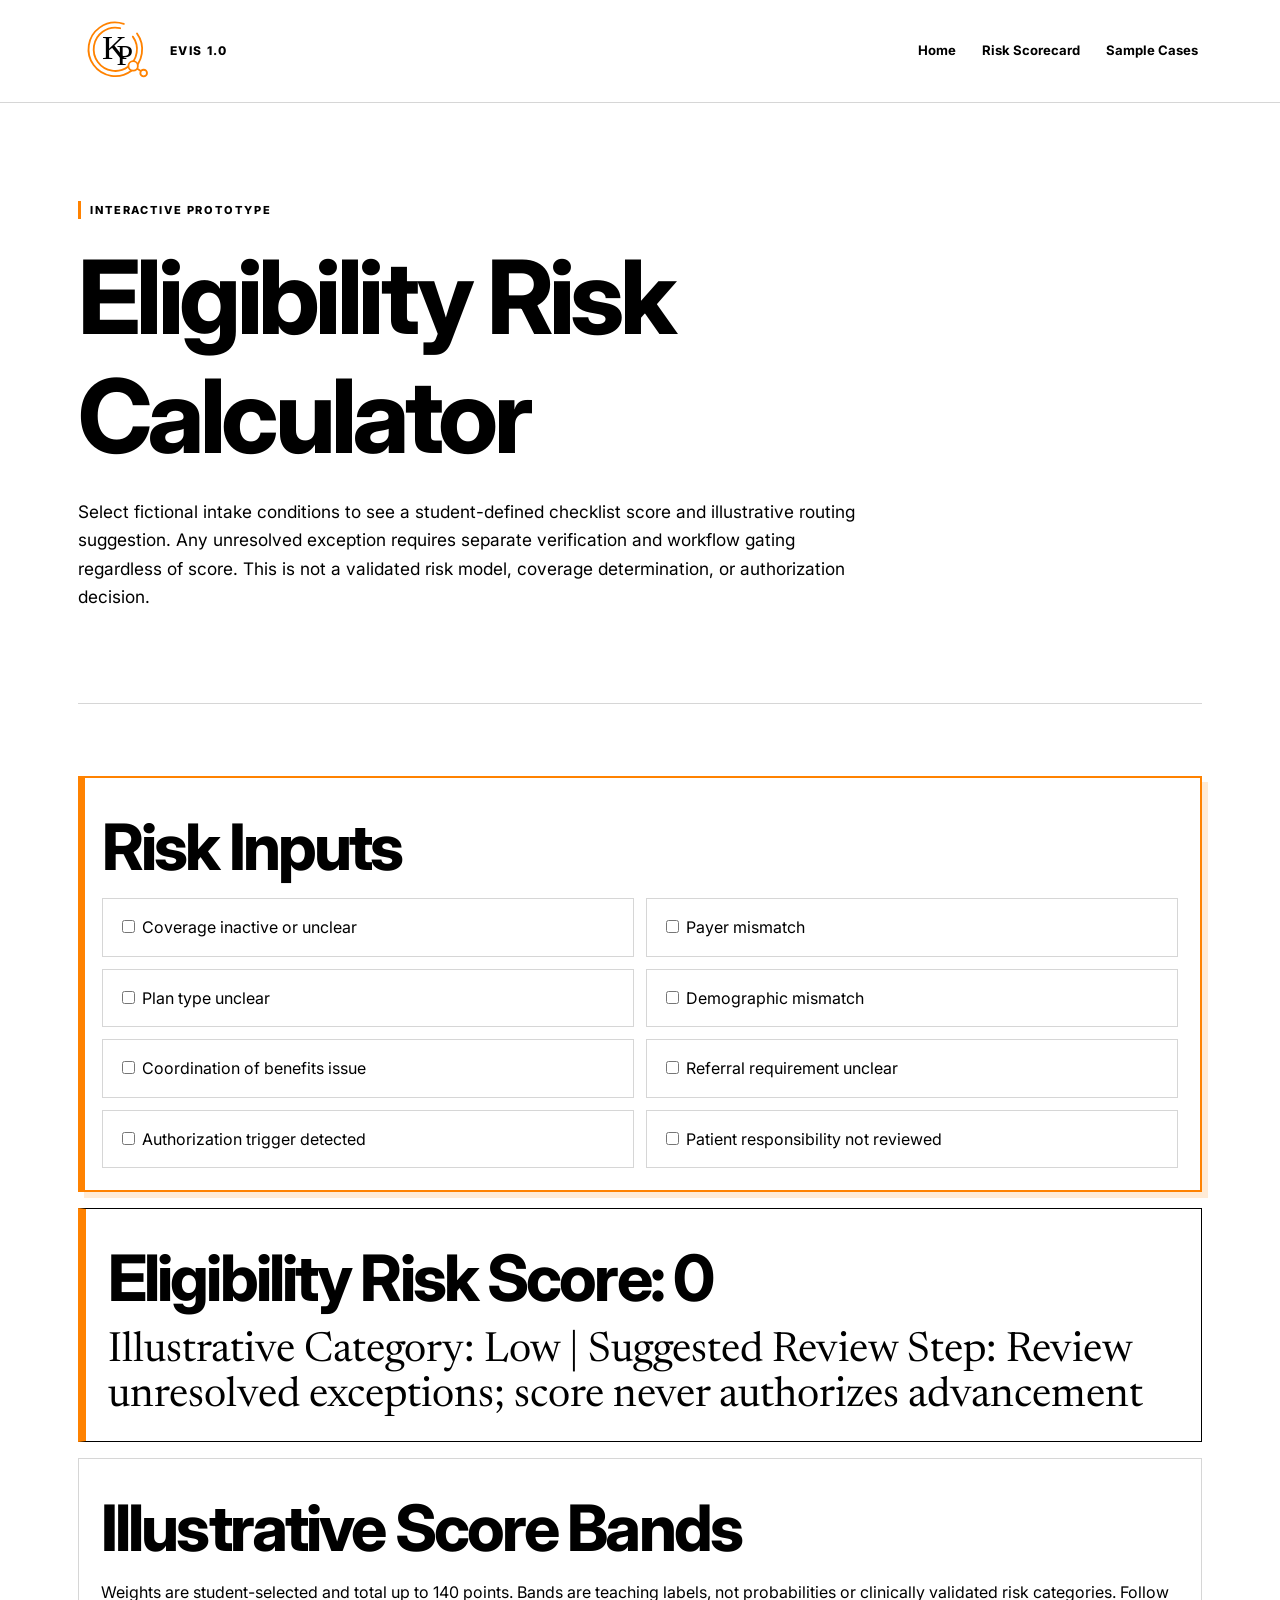
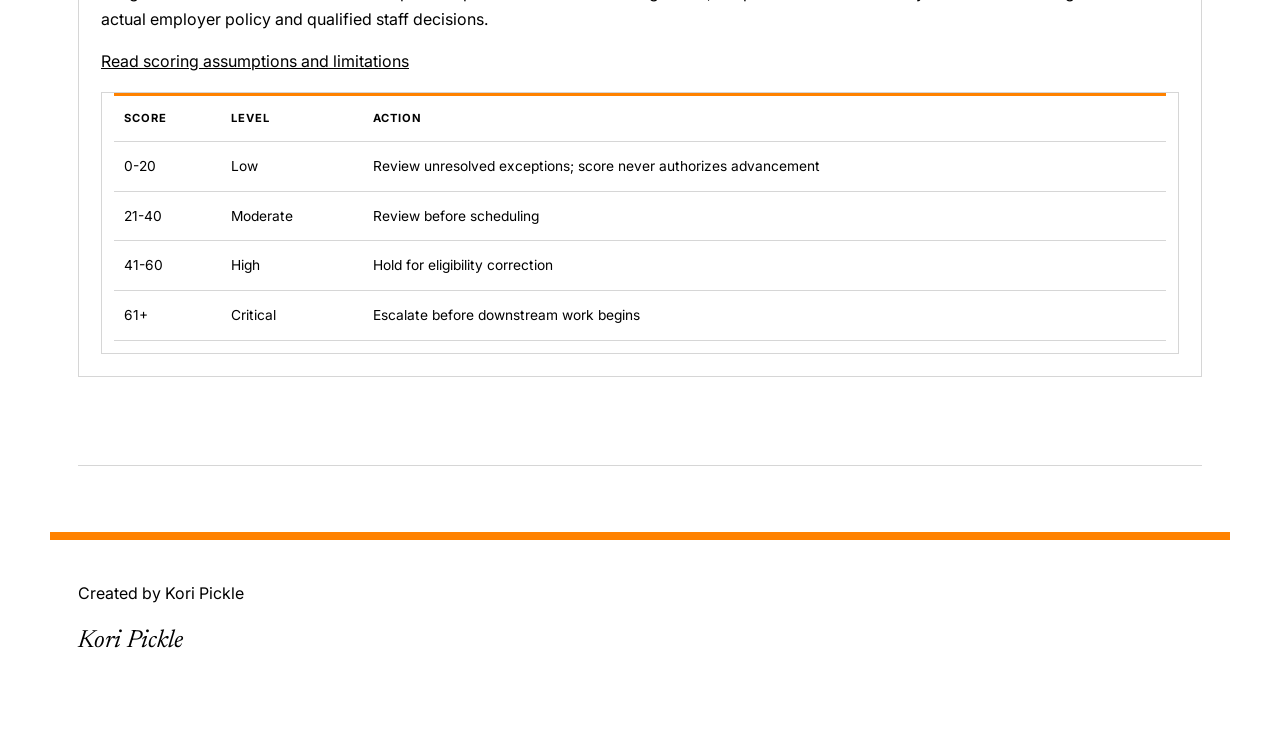
<file: eligibility-risk-calculator.html>
<!DOCTYPE html><html lang="en"><head><meta charset="UTF-8"><meta name="viewport" content="width=device-width, initial-scale=1.0"><title>Eligibility Risk Calculator</title><link rel="stylesheet" href="style.css"></head><body><header class="site-header"><nav class="nav-shell"><div class="brand-mark">EVIS 1.0</div><div class="nav-links"><a href="index.html">Home</a><a href="eligibility-risk-scorecard.html">Risk Scorecard</a><a href="sample-eligibility-cases.html">Sample Cases</a></div></nav></header><main><section class="page-hero"><div class="eyebrow">Interactive Prototype</div><h1>Eligibility Risk Calculator</h1><p class="hero-subtitle">Select fictional intake conditions to see a student-defined checklist score and illustrative routing suggestion. Any unresolved exception requires separate verification and workflow gating regardless of score. This is not a validated risk model, coverage determination, or authorization decision.</p></section><section class="content-section"><div class="content-card accent-card"><h2>Risk Inputs</h2><div class="calculator-grid"><label><input type="checkbox" value="25"> Coverage inactive or unclear</label><label><input type="checkbox" value="20"> Payer mismatch</label><label><input type="checkbox" value="15"> Plan type unclear</label><label><input type="checkbox" value="15"> Demographic mismatch</label><label><input type="checkbox" value="20"> Coordination of benefits issue</label><label><input type="checkbox" value="15"> Referral requirement unclear</label><label><input type="checkbox" value="20"> Authorization trigger detected</label><label><input type="checkbox" value="10"> Patient responsibility not reviewed</label></div></div><div class="content-card statement-card"><h2 id="scoreOutput">Eligibility Risk Score: 0</h2><p id="levelOutput">Illustrative Category: Low | Suggested Review Step: Review unresolved exceptions; score never authorizes advancement</p></div><div class="content-card"><h2>Illustrative Score Bands</h2><p>Weights are student-selected and total up to 140 points. Bands are teaching labels, not probabilities or clinically validated risk categories. Follow actual employer policy and qualified staff decisions.</p><p><a href="evidence/metrics-and-scoring-methodology.md">Read scoring assumptions and limitations</a></p><div class="table-wrap" tabindex="0" role="region" aria-label="Scrollable data table"><table class="branded-table"><tr><th>Score</th><th>Level</th><th>Action</th></tr><tr><td>0-20</td><td>Low</td><td>Review unresolved exceptions; score never authorizes advancement</td></tr><tr><td>21-40</td><td>Moderate</td><td>Review before scheduling</td></tr><tr><td>41-60</td><td>High</td><td>Hold for eligibility correction</td></tr><tr><td>61+</td><td>Critical</td><td>Escalate before downstream work begins</td></tr></table></div></div></section></main><footer class="site-footer"><p>Created by Kori Pickle</p><p class="signature">Kori Pickle</p></footer><script>const boxes=document.querySelectorAll('input[type="checkbox"]');const scoreOutput=document.getElementById('scoreOutput');const levelOutput=document.getElementById('levelOutput');function calc(){let score=0;boxes.forEach(b=>{if(b.checked)score+=Number(b.value)});let level='Low';let action='Review unresolved exceptions; score never authorizes advancement';if(score>=61){level='Critical';action='Escalate before downstream work begins'}else if(score>=41){level='High';action='Hold for eligibility correction'}else if(score>=21){level='Moderate';action='Review before scheduling'}scoreOutput.textContent='Eligibility Risk Score: '+score;levelOutput.textContent='Risk Level: '+level+' | Recommended Action: '+action;}boxes.forEach(b=>b.addEventListener('change',calc));</script></body></html>
</file>
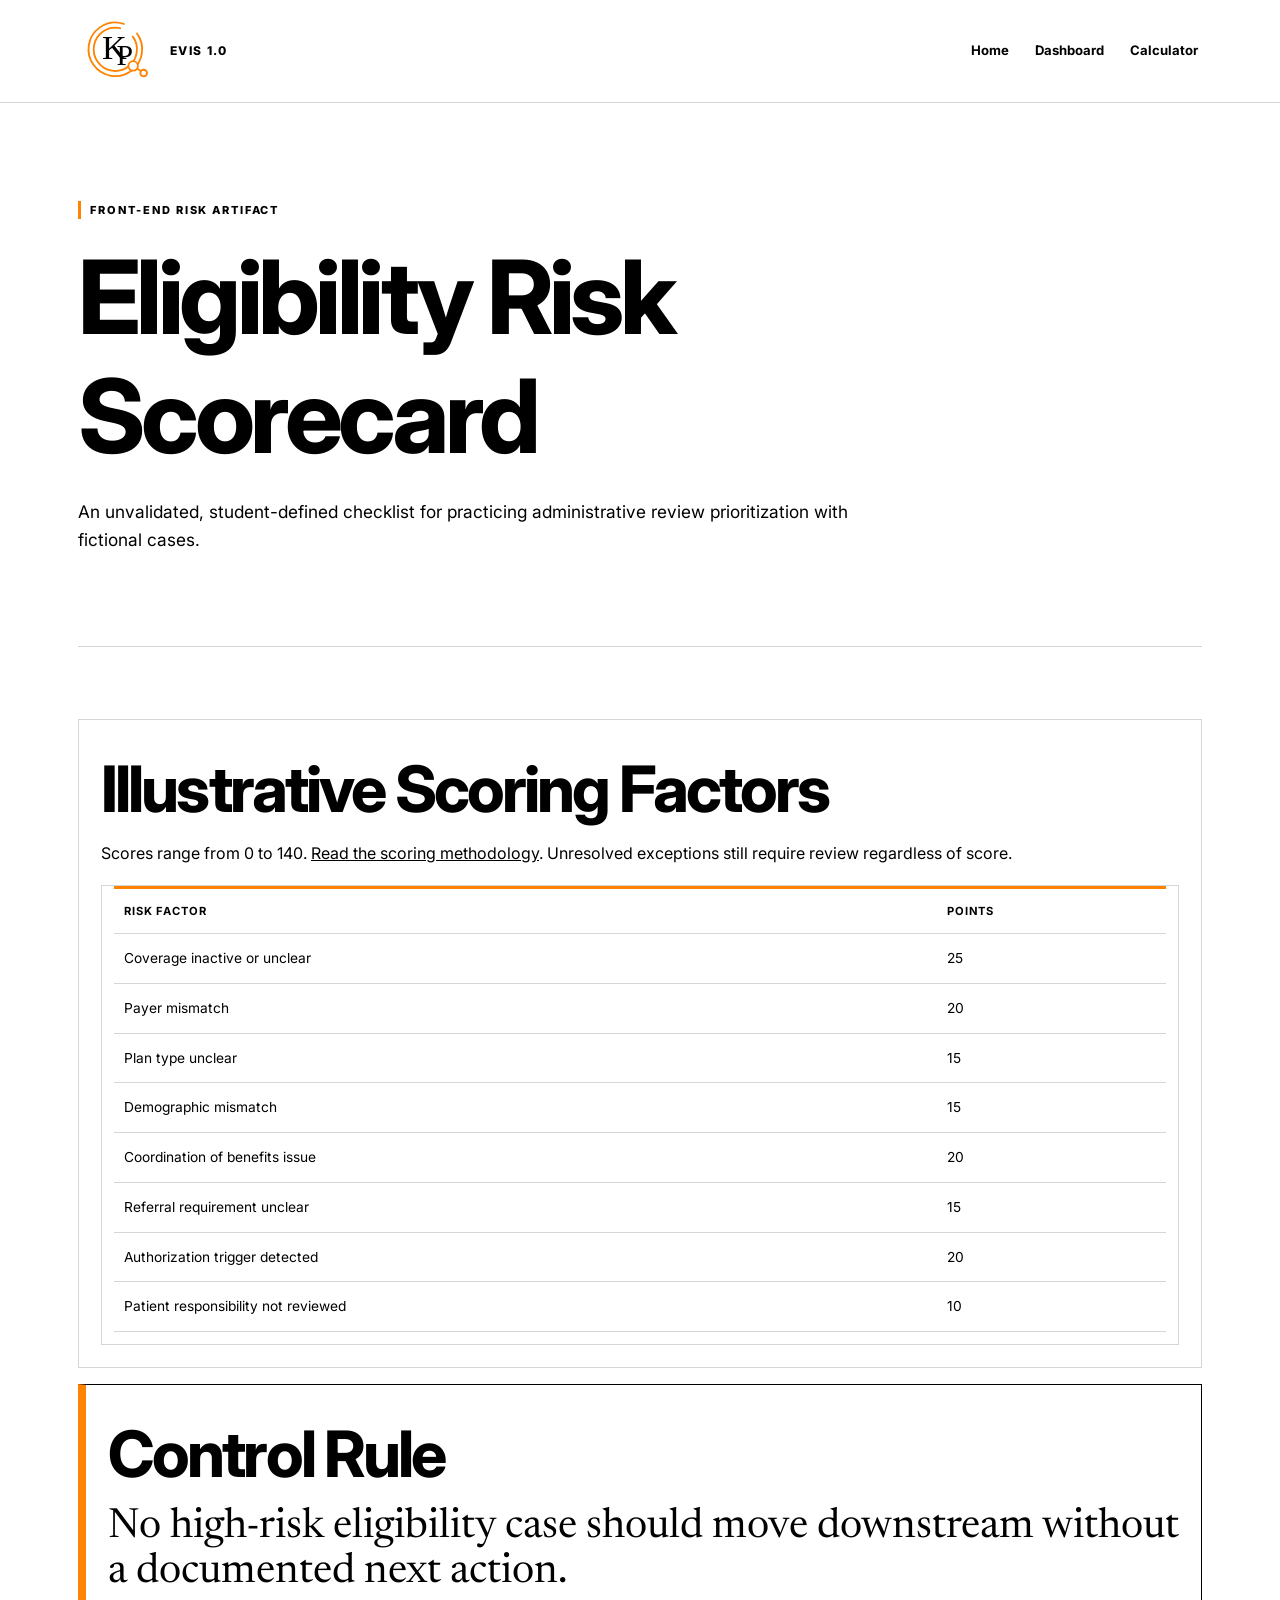
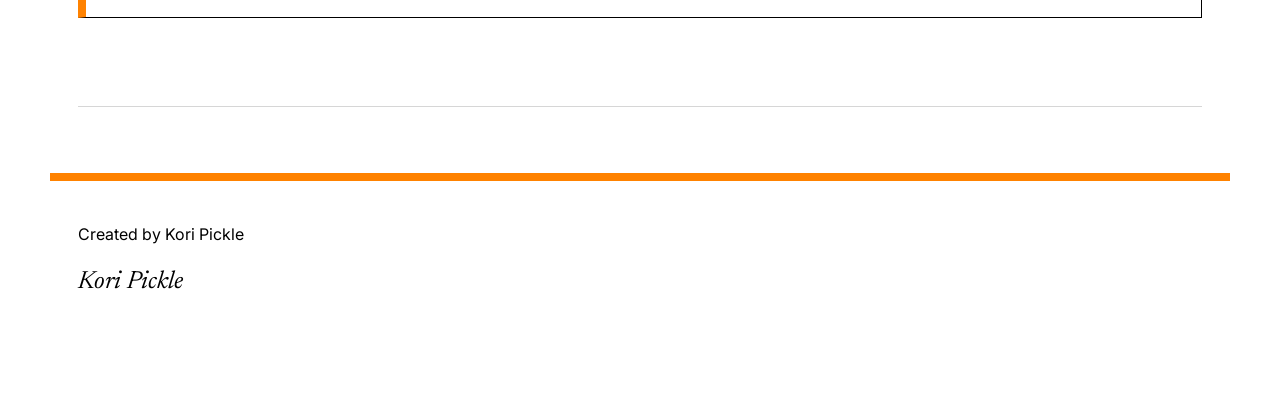
<file: eligibility-risk-scorecard.html>
<!DOCTYPE html><html lang="en"><head><meta charset="UTF-8"><meta name="viewport" content="width=device-width, initial-scale=1.0"><title>Eligibility Risk Scorecard</title><link rel="stylesheet" href="style.css"></head><body><header class="site-header"><nav class="nav-shell"><div class="brand-mark">EVIS 1.0</div><div class="nav-links"><a href="index.html">Home</a><a href="eligibility-dashboard.html">Dashboard</a><a href="eligibility-risk-calculator.html">Calculator</a></div></nav></header><main><section class="page-hero"><div class="eyebrow">Front-End Risk Artifact</div><h1>Eligibility Risk Scorecard</h1><p class="hero-subtitle">An unvalidated, student-defined checklist for practicing administrative review prioritization with fictional cases.</p></section><section class="content-section"><div class="content-card"><h2>Illustrative Scoring Factors</h2><p>Scores range from 0 to 140. <a href="evidence/metrics-and-scoring-methodology.md">Read the scoring methodology</a>. Unresolved exceptions still require review regardless of score.</p><div class="table-wrap" role="region" aria-label="Scrollable reference table" tabindex="0"><table class="branded-table"><tr><th>Risk Factor</th><th>Points</th></tr><tr><td>Coverage inactive or unclear</td><td>25</td></tr><tr><td>Payer mismatch</td><td>20</td></tr><tr><td>Plan type unclear</td><td>15</td></tr><tr><td>Demographic mismatch</td><td>15</td></tr><tr><td>Coordination of benefits issue</td><td>20</td></tr><tr><td>Referral requirement unclear</td><td>15</td></tr><tr><td>Authorization trigger detected</td><td>20</td></tr><tr><td>Patient responsibility not reviewed</td><td>10</td></tr></table></div></div><div class="content-card statement-card"><h2>Control Rule</h2><p>No high-risk eligibility case should move downstream without a documented next action.</p></div></section></main><footer class="site-footer"><p>Created by Kori Pickle</p><p class="signature">Kori Pickle</p></footer></body></html>
</file>
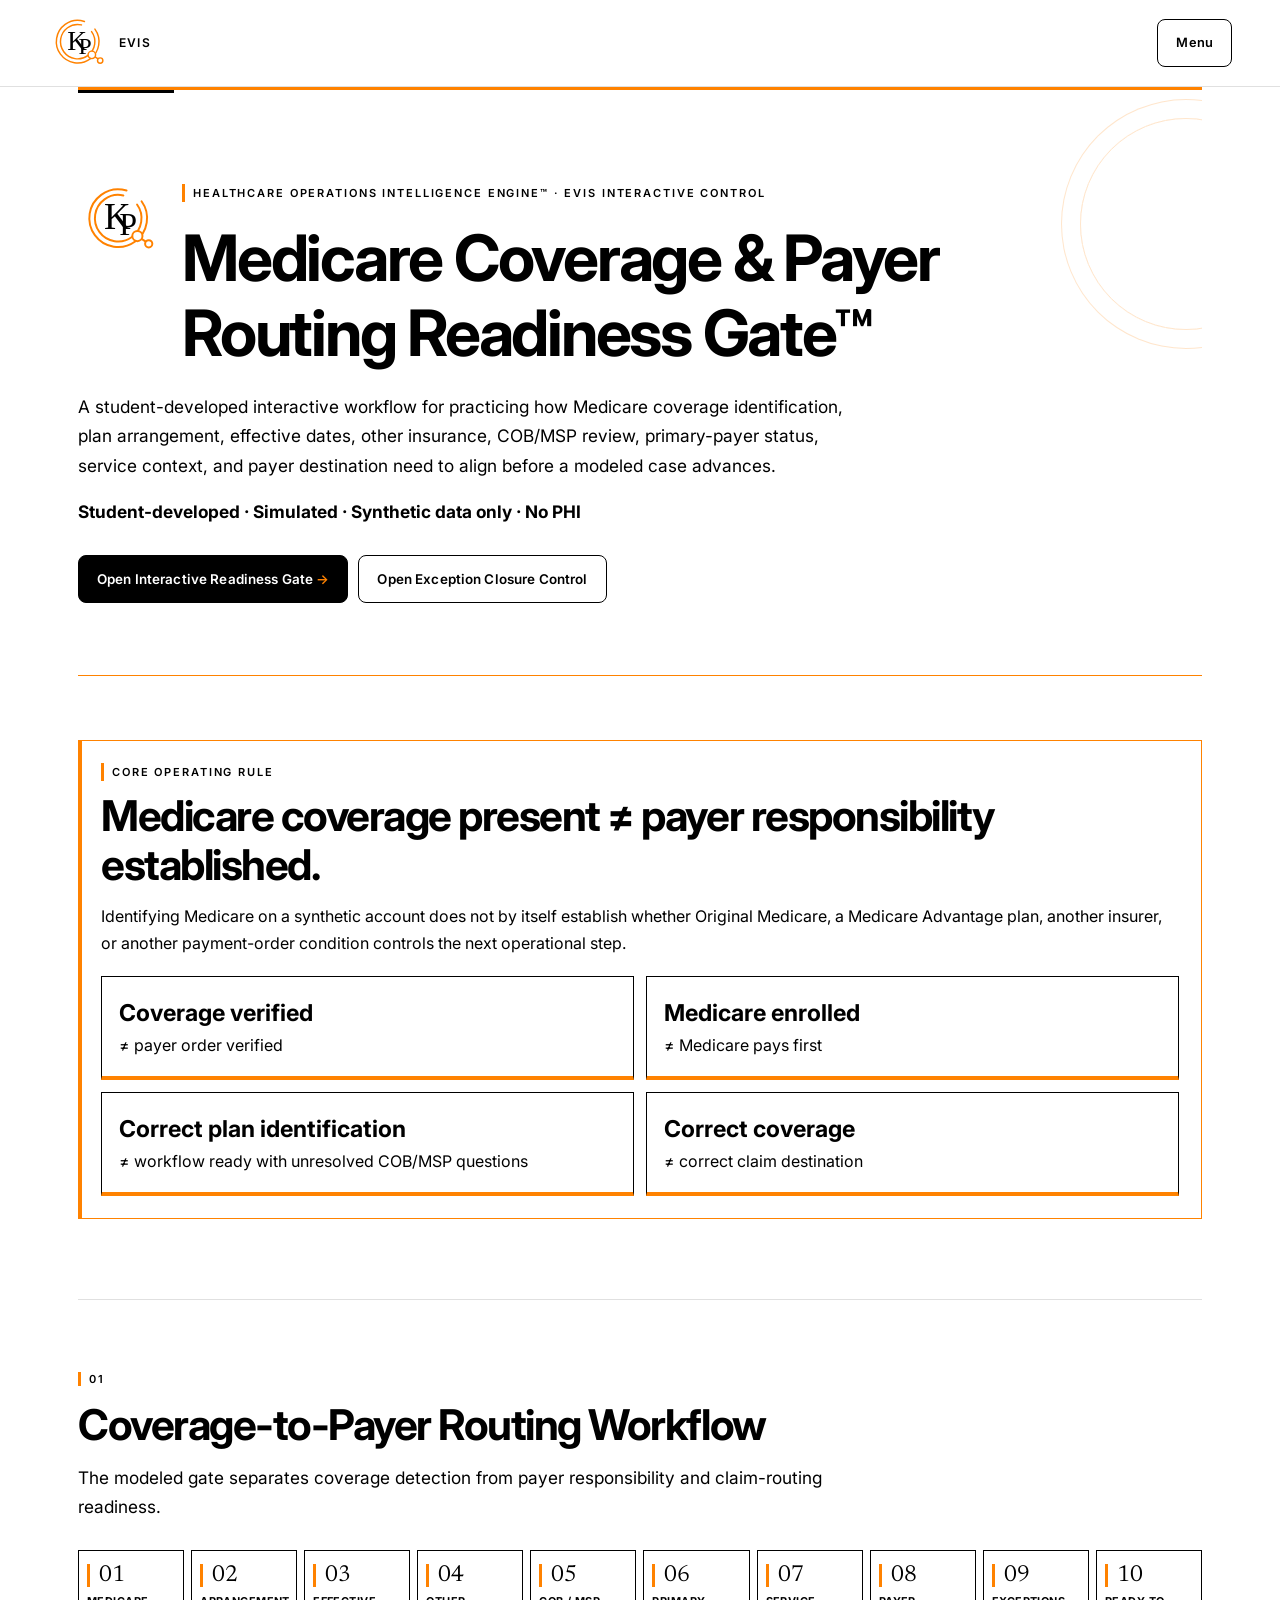
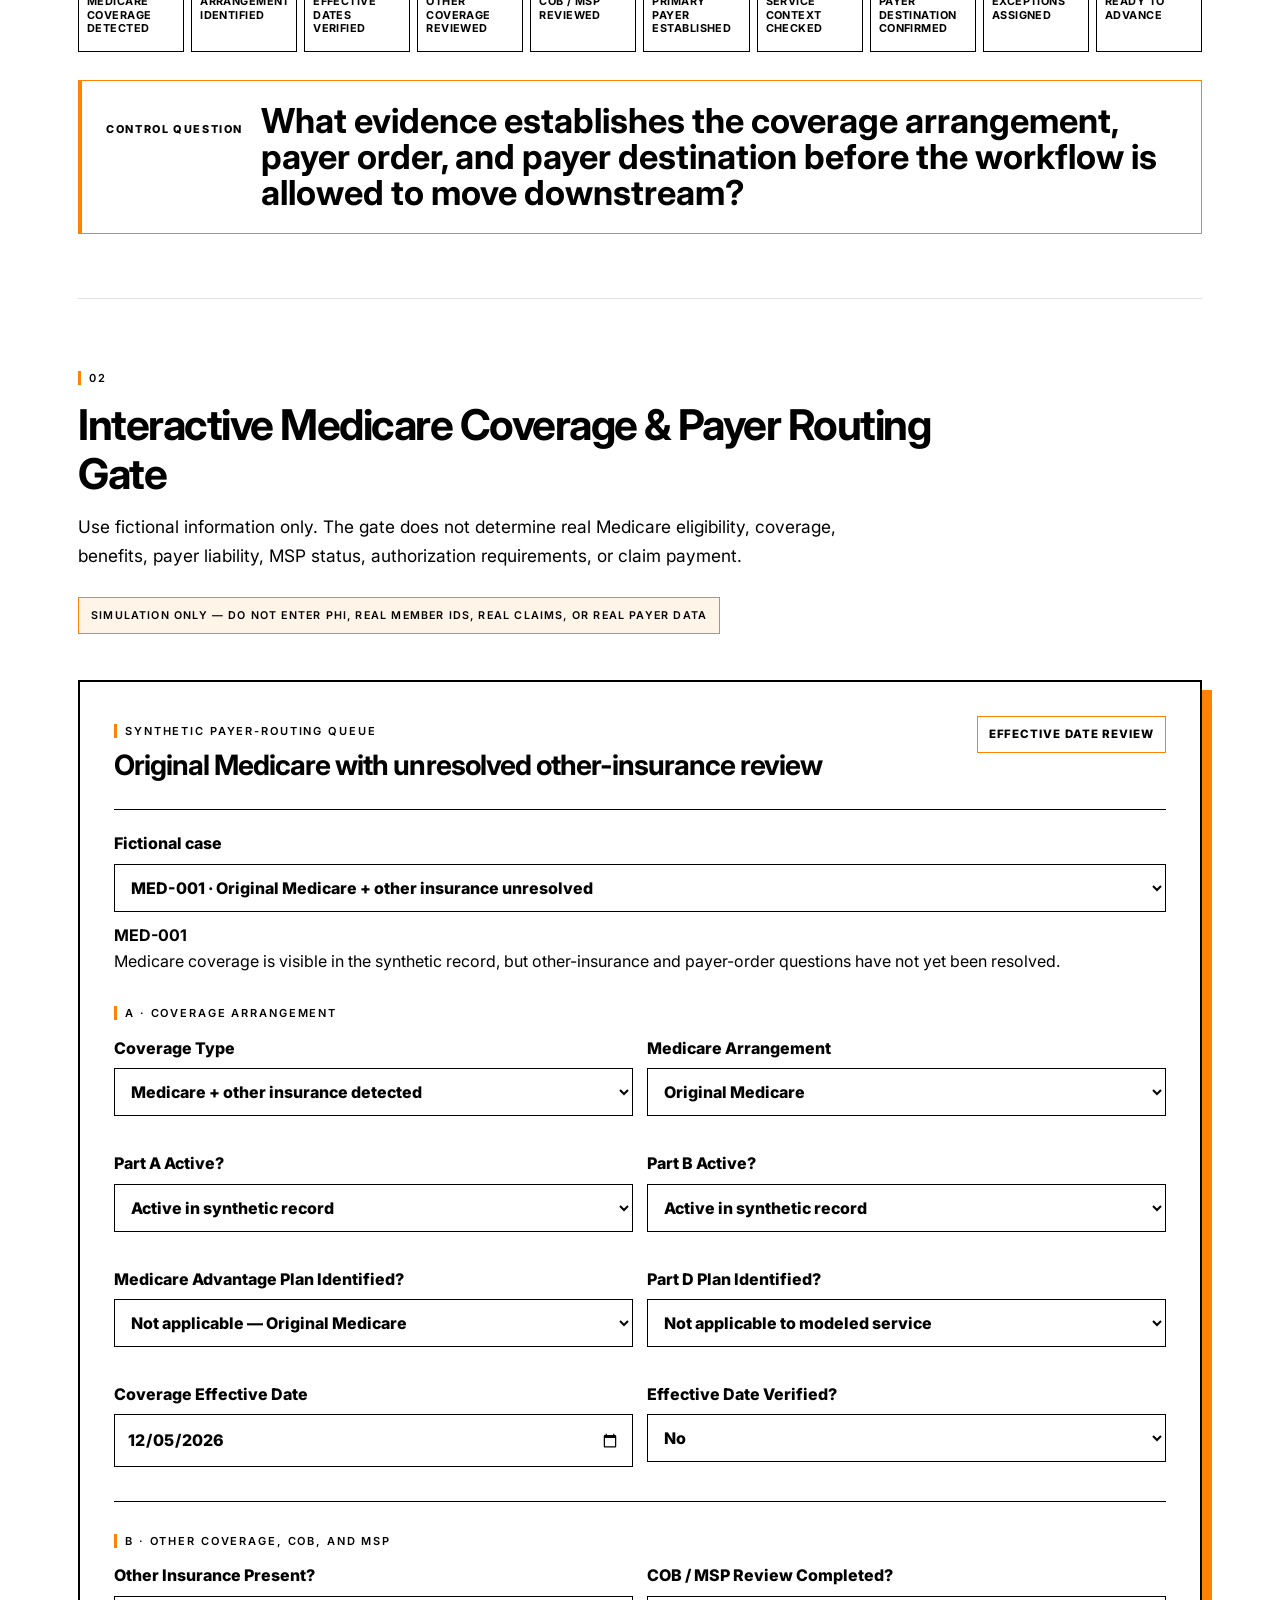
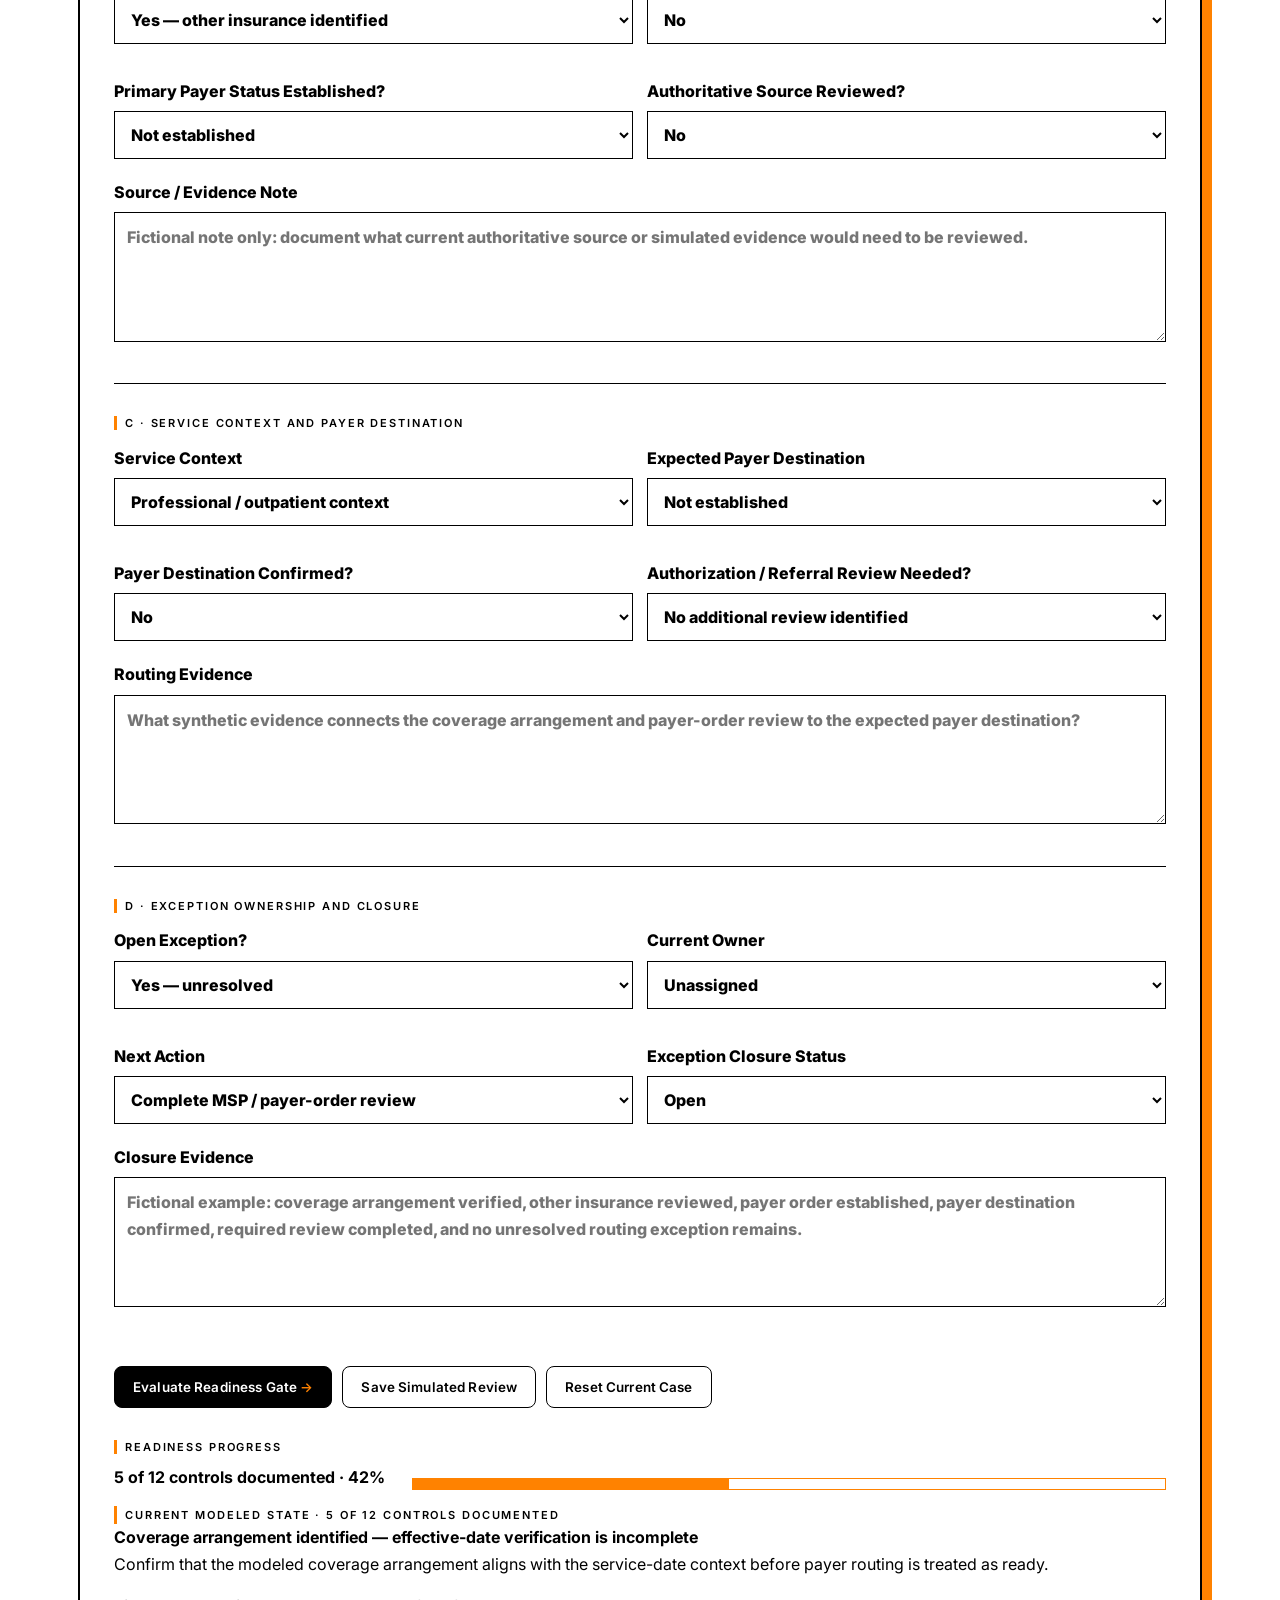
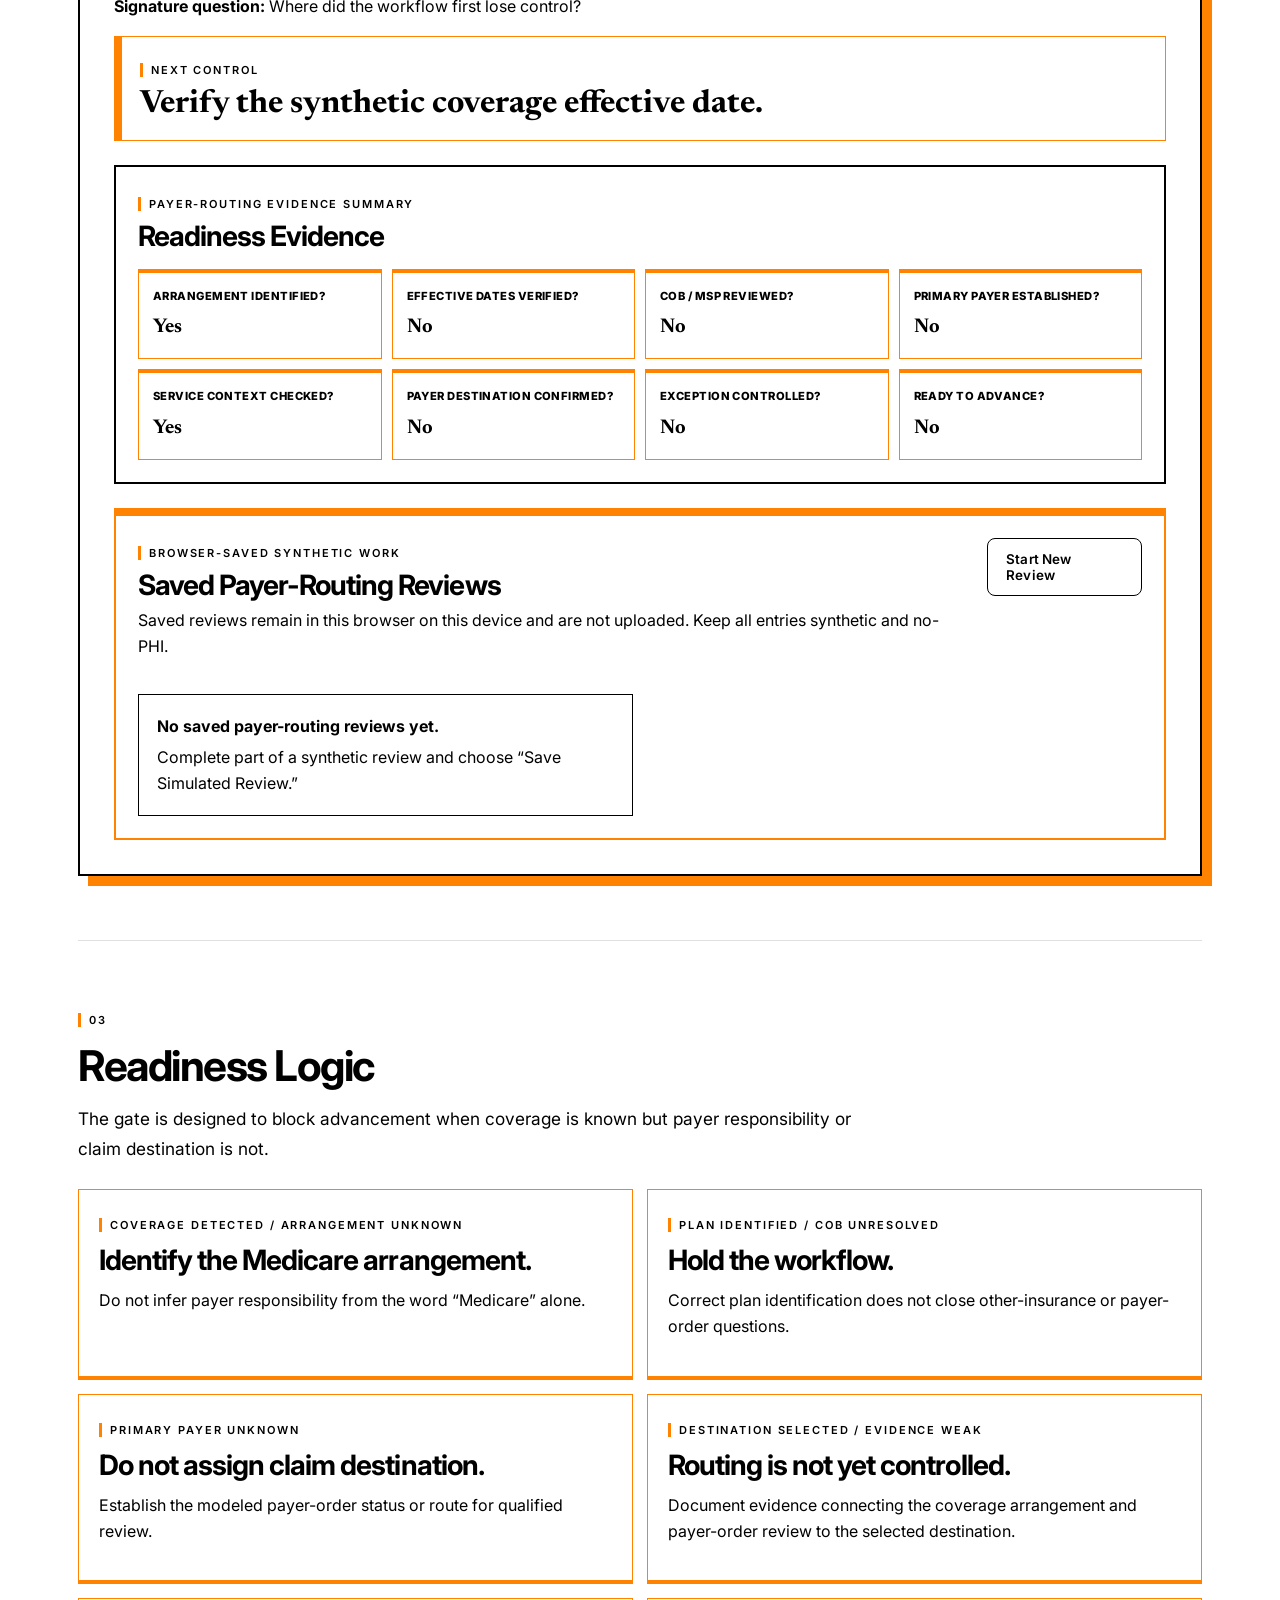
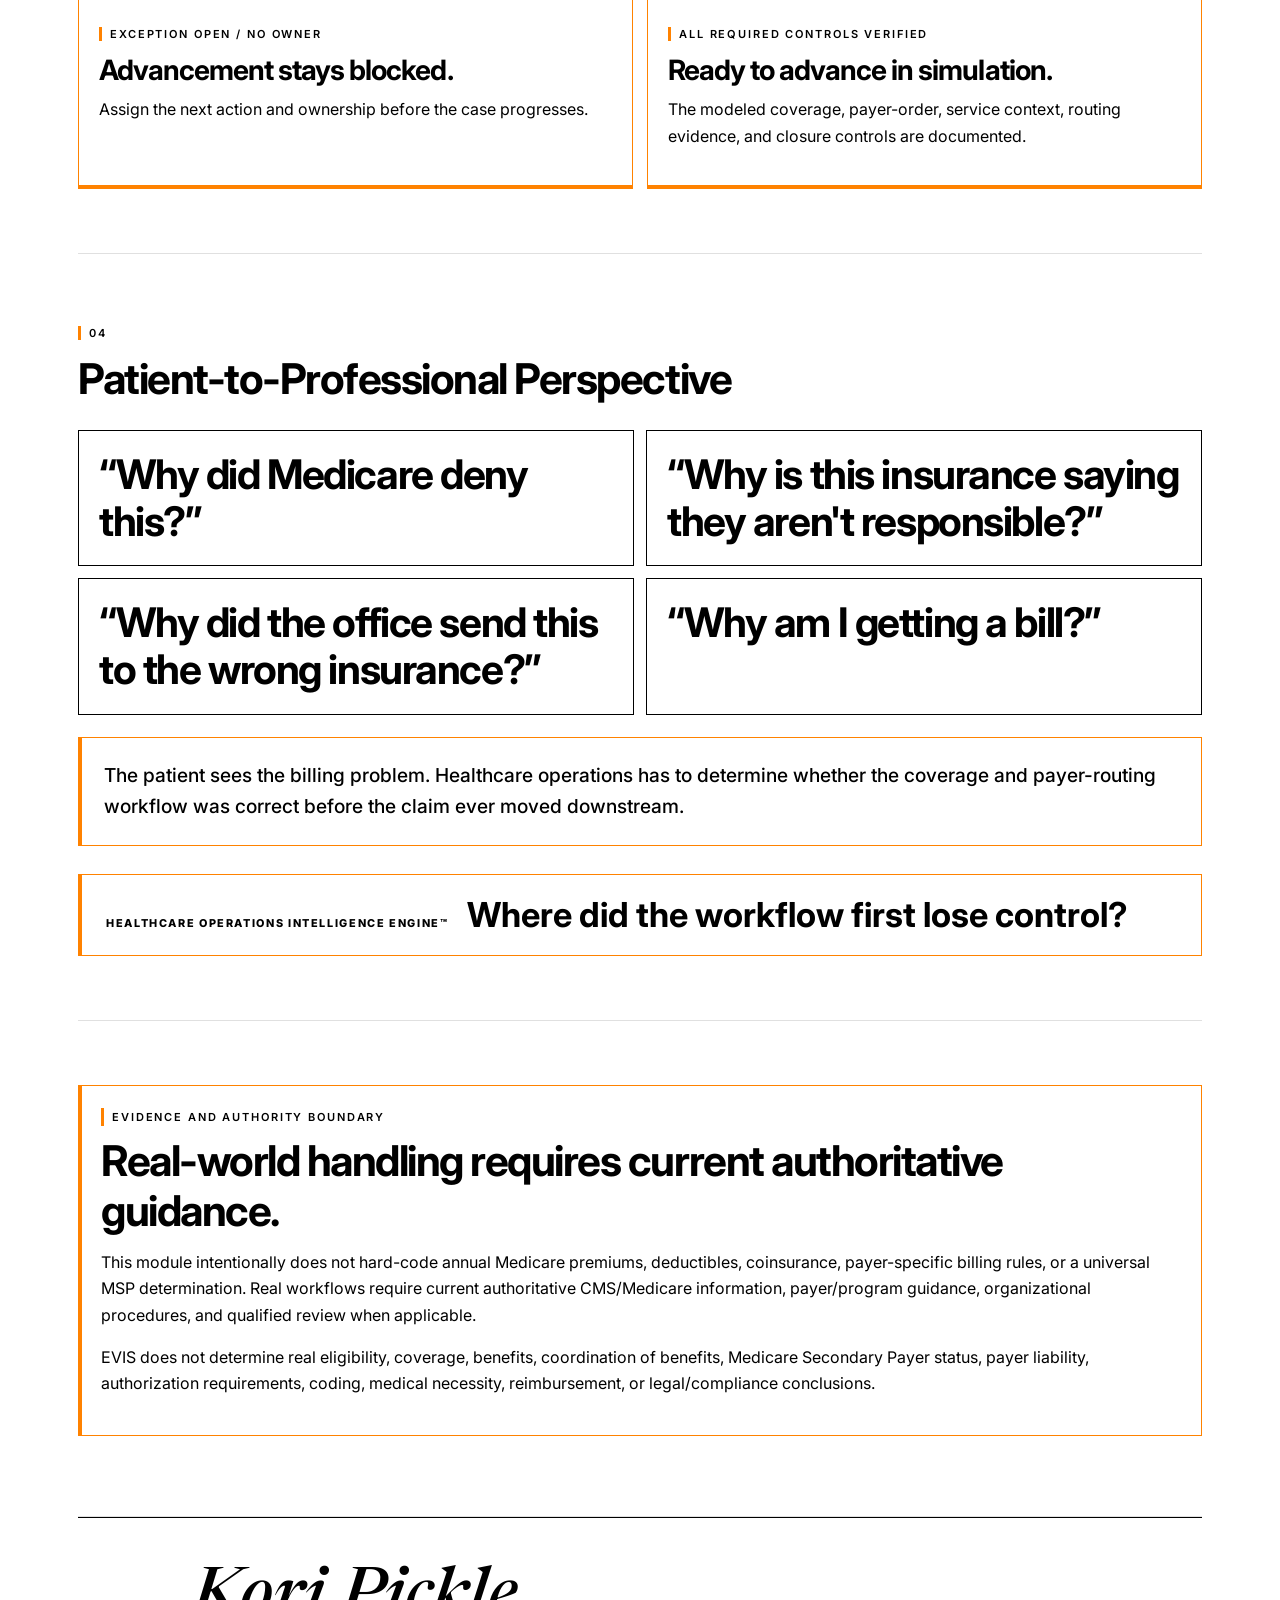
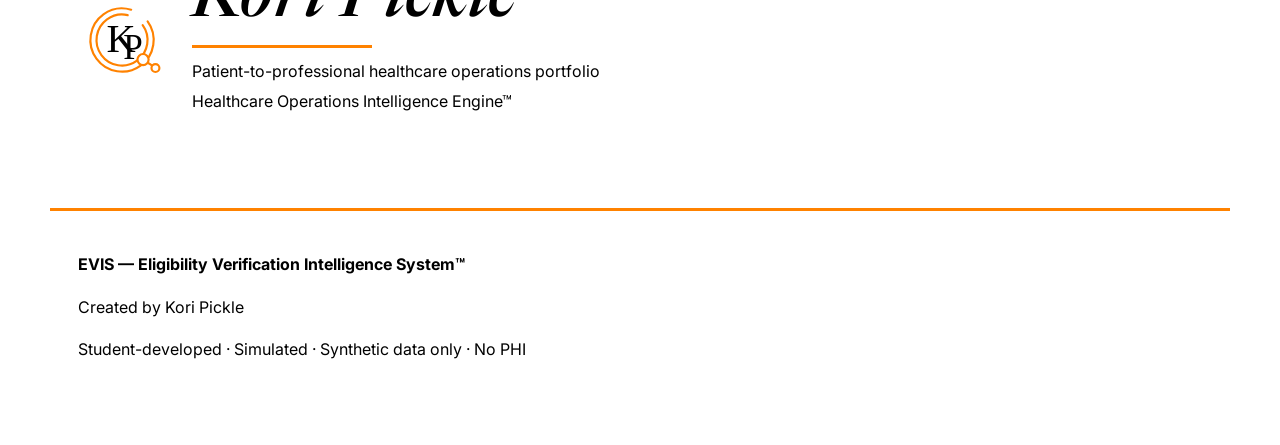
<file: medicare-coverage-payer-routing-readiness-gate.html>
<!DOCTYPE html>
<html lang="en">
<head>
  <meta charset="UTF-8">
  <meta name="viewport" content="width=device-width,initial-scale=1">
  <meta name="theme-color" content="#FFFFFF">
  <title>EVIS | Medicare Coverage & Payer Routing Readiness Gate™</title>
  <meta name="description" content="Student-developed, simulated, no-PHI interactive Medicare coverage, COB/MSP, payer-order, and payer-routing readiness gate for healthcare operations learning.">
  <link rel="stylesheet" href="style.css">
  <link rel="stylesheet" href="feminine-editorial.css">
</head>
<body class="medicare-routing-page">
<header class="site-header">
  <nav class="nav-shell" aria-label="Primary navigation">
    <a class="brand-mark" href="index.html" aria-label="EVIS home">EVIS</a>
    <div class="nav-links desktop-nav">
      <a href="index.html">Home</a>
      <a href="eligibility-exception-closure-control.html">Exception Closure</a>
      <a href="#workflow">Workflow</a>
      <a href="#gate">Routing Gate</a>
      <a href="#patient">Patient Perspective</a>
    </div>
    <details class="mobile-menu">
      <summary>Menu</summary>
      <div class="mobile-menu-panel">
        <a href="index.html">EVIS Home</a>
        <a href="eligibility-exception-closure-control.html">Exception Closure</a>
        <a href="#workflow">Coverage-to-Routing Workflow</a>
        <a href="#gate">Interactive Routing Gate</a>
        <a href="#patient">Patient Perspective</a>
      </div>
    </details>
  </nav>
</header>

<main>
  <section class="page-hero case-study-hero">
    <div class="medicare-brand-lockup">
      <img src="kp-logo.svg" alt="Kori Pickle KP logo">
      <div>
        <div class="eyebrow">Healthcare Operations Intelligence Engine™ · EVIS Interactive Control</div>
        <h1>Medicare Coverage &amp; Payer Routing Readiness Gate™</h1>
      </div>
    </div>
    <p class="hero-subtitle">A student-developed interactive workflow for practicing how Medicare coverage identification, plan arrangement, effective dates, other insurance, COB/MSP review, primary-payer status, service context, and payer destination need to align before a modeled case advances.</p>
    <p class="hero-subtitle"><strong>Student-developed · Simulated · Synthetic data only · No PHI</strong></p>
    <div class="hero-actions">
      <a class="primary-button" href="#gate">Open Interactive Readiness Gate</a>
      <a class="secondary-button" href="eligibility-exception-closure-control.html">Open Exception Closure Control</a>
    </div>
  </section>

  <section class="content-section compact-section">
    <div class="content-card accent-card">
      <div class="mini-label">Core operating rule</div>
      <h2>Medicare coverage present ≠ payer responsibility established.</h2>
      <p>Identifying Medicare on a synthetic account does not by itself establish whether Original Medicare, a Medicare Advantage plan, another insurer, or another payment-order condition controls the next operational step.</p>
      <div class="medicare-distinction-grid">
        <div><strong>Coverage verified</strong><span>≠ payer order verified</span></div>
        <div><strong>Medicare enrolled</strong><span>≠ Medicare pays first</span></div>
        <div><strong>Correct plan identification</strong><span>≠ workflow ready with unresolved COB/MSP questions</span></div>
        <div><strong>Correct coverage</strong><span>≠ correct claim destination</span></div>
      </div>
    </div>
  </section>

  <section id="workflow" class="section">
    <div class="section-intro">
      <span class="section-number">01</span>
      <h2>Coverage-to-Payer Routing Workflow</h2>
      <p>The modeled gate separates coverage detection from payer responsibility and claim-routing readiness.</p>
    </div>
    <div class="medicare-routing-rail">
      <div><span>01</span><strong>Medicare coverage detected</strong></div>
      <div><span>02</span><strong>Arrangement identified</strong></div>
      <div><span>03</span><strong>Effective dates verified</strong></div>
      <div><span>04</span><strong>Other coverage reviewed</strong></div>
      <div><span>05</span><strong>COB / MSP reviewed</strong></div>
      <div><span>06</span><strong>Primary payer established</strong></div>
      <div><span>07</span><strong>Service context checked</strong></div>
      <div><span>08</span><strong>Payer destination confirmed</strong></div>
      <div><span>09</span><strong>Exceptions assigned</strong></div>
      <div><span>10</span><strong>Ready to advance</strong></div>
    </div>
    <div class="insight-banner">
      <span>Control question</span>
      <strong>What evidence establishes the coverage arrangement, payer order, and payer destination before the workflow is allowed to move downstream?</strong>
    </div>
  </section>

  <section id="gate" class="section">
    <div class="section-intro">
      <span class="section-number">02</span>
      <h2>Interactive Medicare Coverage &amp; Payer Routing Gate</h2>
      <p>Use fictional information only. The gate does not determine real Medicare eligibility, coverage, benefits, payer liability, MSP status, authorization requirements, or claim payment.</p>
    </div>
    <div class="simulation-notice">SIMULATION ONLY — DO NOT ENTER PHI, REAL MEMBER IDs, REAL CLAIMS, OR REAL PAYER DATA</div>

    <div class="medicare-workbench">
      <div class="medicare-workbench-head">
        <div>
          <span class="mini-label">Synthetic payer-routing queue</span>
          <h3 id="caseTitle">Original Medicare with unresolved other-insurance review</h3>
        </div>
        <div id="routingChip" class="medicare-chip">COB / MSP REVIEW</div>
      </div>

      <label>Fictional case
        <select id="caseSelect">
          <option value="MED-001">MED-001 · Original Medicare + other insurance unresolved</option>
          <option value="MED-002">MED-002 · Medicare Advantage plan identified</option>
          <option value="MED-003">MED-003 · Pharmacy / Part D routing review</option>
          <option value="MED-004">MED-004 · Coverage identified / payer destination unclear</option>
          <option value="MED-005">MED-005 · Controlled routing / ready to advance</option>
        </select>
      </label>
      <div id="caseSummary" class="status-box"></div>

      <form id="routingForm">
        <div class="medicare-form-section">
          <span class="mini-label">A · Coverage arrangement</span>
          <div class="medicare-form-grid">
            <label>Coverage Type
              <select id="coverageType">
                <option>Medicare coverage detected</option>
                <option>Medicare + other insurance detected</option>
                <option>Coverage arrangement unclear</option>
              </select>
            </label>
            <label>Medicare Arrangement
              <select id="arrangement">
                <option>Not established</option>
                <option>Original Medicare</option>
                <option>Medicare Advantage</option>
              </select>
            </label>
            <label>Part A Active?
              <select id="partA">
                <option>Not reviewed</option>
                <option>Active in synthetic record</option>
                <option>Inactive in synthetic record</option>
                <option>Not applicable to modeled service</option>
              </select>
            </label>
            <label>Part B Active?
              <select id="partB">
                <option>Not reviewed</option>
                <option>Active in synthetic record</option>
                <option>Inactive in synthetic record</option>
                <option>Not applicable to modeled service</option>
              </select>
            </label>
            <label>Medicare Advantage Plan Identified?
              <select id="maPlan">
                <option>Not reviewed</option>
                <option>Yes — synthetic plan identified</option>
                <option>No / unresolved</option>
                <option>Not applicable — Original Medicare</option>
              </select>
            </label>
            <label>Part D Plan Identified?
              <select id="partD">
                <option>Not reviewed</option>
                <option>Yes — synthetic drug plan identified</option>
                <option>No / unresolved</option>
                <option>Not applicable to modeled service</option>
              </select>
            </label>
            <label>Coverage Effective Date
              <input id="effectiveDate" type="date">
            </label>
            <label>Effective Date Verified?
              <select id="effectiveVerified">
                <option>No</option>
                <option>Yes</option>
              </select>
            </label>
          </div>
        </div>

        <div class="medicare-form-section">
          <span class="mini-label">B · Other coverage, COB, and MSP</span>
          <div class="medicare-form-grid">
            <label>Other Insurance Present?
              <select id="otherInsurance">
                <option>Unknown / not reviewed</option>
                <option>No other insurance identified</option>
                <option>Yes — other insurance identified</option>
              </select>
            </label>
            <label>COB / MSP Review Completed?
              <select id="cobMsp">
                <option>No</option>
                <option>Yes — modeled review completed</option>
                <option>Qualified review required</option>
              </select>
            </label>
            <label>Primary Payer Status Established?
              <select id="primaryPayer">
                <option>Not established</option>
                <option>Medicare modeled as primary</option>
                <option>Other insurer modeled as primary</option>
                <option>Needs qualified review</option>
              </select>
            </label>
            <label>Authoritative Source Reviewed?
              <select id="sourceReviewed">
                <option>No</option>
                <option>Yes — current authoritative source documented</option>
                <option>Needs qualified review</option>
              </select>
            </label>
          </div>
          <label>Source / Evidence Note
            <textarea id="sourceNote" rows="4" placeholder="Fictional note only: document what current authoritative source or simulated evidence would need to be reviewed."></textarea>
          </label>
        </div>

        <div class="medicare-form-section">
          <span class="mini-label">C · Service context and payer destination</span>
          <div class="medicare-form-grid">
            <label>Service Context
              <select id="serviceContext">
                <option>Not established</option>
                <option>Inpatient / facility context</option>
                <option>Professional / outpatient context</option>
                <option>Prescription drug / pharmacy context</option>
                <option>Other administrative context</option>
              </select>
            </label>
            <label>Expected Payer Destination
              <select id="payerDestination">
                <option>Not established</option>
                <option>Original Medicare processing path</option>
                <option>Medicare Advantage plan</option>
                <option>Prescription drug plan</option>
                <option>Other insurer / primary payer workflow</option>
                <option>Qualified routing review required</option>
              </select>
            </label>
            <label>Payer Destination Confirmed?
              <select id="destinationConfirmed">
                <option>No</option>
                <option>Yes — confirmed against modeled coverage arrangement</option>
              </select>
            </label>
            <label>Authorization / Referral Review Needed?
              <select id="authReferral">
                <option>Not reviewed</option>
                <option>No additional review identified</option>
                <option>Yes — requirement review pending</option>
                <option>Yes — modeled requirement review complete</option>
              </select>
            </label>
          </div>
          <label>Routing Evidence
            <textarea id="routingEvidence" rows="4" placeholder="What synthetic evidence connects the coverage arrangement and payer-order review to the expected payer destination?"></textarea>
          </label>
        </div>

        <div class="medicare-form-section">
          <span class="mini-label">D · Exception ownership and closure</span>
          <div class="medicare-form-grid">
            <label>Open Exception?
              <select id="openException">
                <option>Yes — unresolved</option>
                <option>Yes — action in progress</option>
                <option>Closure verification pending</option>
                <option>No open exception</option>
              </select>
            </label>
            <label>Current Owner
              <select id="owner">
                <option>Unassigned</option>
                <option>Patient Access</option>
                <option>Eligibility / Financial Clearance</option>
                <option>COB / Payer Coordination Review</option>
                <option>Prior Authorization Support</option>
                <option>Claims / Revenue Cycle Support</option>
                <option>Payer Follow-Up</option>
                <option>Qualified Review</option>
              </select>
            </label>
            <label>Next Action
              <select id="nextAction">
                <option>None selected</option>
                <option>Confirm Medicare arrangement</option>
                <option>Verify effective coverage dates</option>
                <option>Review other insurance / COB information</option>
                <option>Complete MSP / payer-order review</option>
                <option>Establish primary payer status</option>
                <option>Confirm payer destination</option>
                <option>Complete authorization / referral review</option>
                <option>Route for qualified review</option>
                <option>Document closure evidence</option>
              </select>
            </label>
            <label>Exception Closure Status
              <select id="closureStatus">
                <option>Open</option>
                <option>Action completed — verification pending</option>
                <option>Closure verified</option>
              </select>
            </label>
          </div>
          <label>Closure Evidence
            <textarea id="closureEvidence" rows="4" placeholder="Fictional example: coverage arrangement verified, other insurance reviewed, payer order established, payer destination confirmed, required review completed, and no unresolved routing exception remains."></textarea>
          </label>
        </div>

        <div class="medicare-actions">
          <button class="primary-button" type="submit">Evaluate Readiness Gate</button>
          <button class="secondary-button" id="saveReview" type="button">Save Simulated Review</button>
          <button class="secondary-button" id="resetReview" type="button">Reset Current Case</button>
        </div>
      </form>

      <div class="medicare-progress-wrap">
        <div><span class="mini-label">Readiness progress</span><strong id="progressText">0 of 12 controls documented</strong></div>
        <div class="medicare-progress"><div id="progressBar"></div></div>
      </div>

      <div id="gateResult" class="gate-result" aria-live="polite"></div>

      <div class="medicare-next-control">
        <span class="mini-label">Next control</span>
        <strong id="nextControlText">Establish the Medicare coverage arrangement.</strong>
      </div>

      <div class="medicare-evidence-summary">
        <span class="mini-label">Payer-routing evidence summary</span>
        <h3>Readiness Evidence</h3>
        <div class="medicare-summary-grid">
          <div><span>Arrangement identified?</span><strong id="sumArrangement">No</strong></div>
          <div><span>Effective dates verified?</span><strong id="sumDates">No</strong></div>
          <div><span>COB / MSP reviewed?</span><strong id="sumCob">No</strong></div>
          <div><span>Primary payer established?</span><strong id="sumPrimary">No</strong></div>
          <div><span>Service context checked?</span><strong id="sumService">No</strong></div>
          <div><span>Payer destination confirmed?</span><strong id="sumDestination">No</strong></div>
          <div><span>Exception controlled?</span><strong id="sumException">No</strong></div>
          <div><span>Ready to advance?</span><strong id="sumReady">No</strong></div>
        </div>
      </div>

      <div class="medicare-saved-panel">
        <div class="medicare-saved-head">
          <div>
            <span class="mini-label">Browser-saved synthetic work</span>
            <h3>Saved Payer-Routing Reviews</h3>
            <p>Saved reviews remain in this browser on this device and are not uploaded. Keep all entries synthetic and no-PHI.</p>
          </div>
          <button id="startNewReview" class="secondary-button" type="button">Start New Review</button>
        </div>
        <div id="savedReviews" class="medicare-saved-list"></div>
      </div>
    </div>
  </section>

  <section class="section">
    <div class="section-intro">
      <span class="section-number">03</span>
      <h2>Readiness Logic</h2>
      <p>The gate is designed to block advancement when coverage is known but payer responsibility or claim destination is not.</p>
    </div>
    <div class="medicare-decision-grid">
      <article><span class="mini-label">Coverage detected / arrangement unknown</span><h3>Identify the Medicare arrangement.</h3><p>Do not infer payer responsibility from the word “Medicare” alone.</p></article>
      <article><span class="mini-label">Plan identified / COB unresolved</span><h3>Hold the workflow.</h3><p>Correct plan identification does not close other-insurance or payer-order questions.</p></article>
      <article><span class="mini-label">Primary payer unknown</span><h3>Do not assign claim destination.</h3><p>Establish the modeled payer-order status or route for qualified review.</p></article>
      <article><span class="mini-label">Destination selected / evidence weak</span><h3>Routing is not yet controlled.</h3><p>Document evidence connecting the coverage arrangement and payer-order review to the selected destination.</p></article>
      <article><span class="mini-label">Exception open / no owner</span><h3>Advancement stays blocked.</h3><p>Assign the next action and ownership before the case progresses.</p></article>
      <article><span class="mini-label">All required controls verified</span><h3>Ready to advance in simulation.</h3><p>The modeled coverage, payer-order, service context, routing evidence, and closure controls are documented.</p></article>
    </div>
  </section>

  <section id="patient" class="section learning-section">
    <div class="section-intro">
      <span class="section-number">04</span>
      <h2>Patient-to-Professional Perspective</h2>
    </div>
    <div class="medicare-patient-grid">
      <blockquote>“Why did Medicare deny this?”</blockquote>
      <blockquote>“Why is this insurance saying they aren't responsible?”</blockquote>
      <blockquote>“Why did the office send this to the wrong insurance?”</blockquote>
      <blockquote>“Why am I getting a bill?”</blockquote>
    </div>
    <div class="content-card statement-card">
      <p>The patient sees the billing problem. Healthcare operations has to determine whether the coverage and payer-routing workflow was correct before the claim ever moved downstream.</p>
    </div>
    <div class="insight-banner">
      <span>Healthcare Operations Intelligence Engine™</span>
      <strong>Where did the workflow first lose control?</strong>
    </div>
  </section>

  <section class="section">
    <div class="content-card accent-card">
      <div class="mini-label">Evidence and authority boundary</div>
      <h2>Real-world handling requires current authoritative guidance.</h2>
      <p>This module intentionally does not hard-code annual Medicare premiums, deductibles, coinsurance, payer-specific billing rules, or a universal MSP determination. Real workflows require current authoritative CMS/Medicare information, payer/program guidance, organizational procedures, and qualified review when applicable.</p>
      <p>EVIS does not determine real eligibility, coverage, benefits, coordination of benefits, Medicare Secondary Payer status, payer liability, authorization requirements, coding, medical necessity, reimbursement, or legal/compliance conclusions.</p>
    </div>
  </section>

  <section class="medicare-signature" aria-label="Kori Pickle signature">
    <img src="kp-logo.svg" alt="Kori Pickle KP logo">
    <div>
      <a class="medicare-signature-name" href="https://lnkd.in/p/eQuDNisW" target="_blank" rel="noreferrer">Kori Pickle</a>
      <div class="medicare-signature-rule"></div>
      <p>Patient-to-professional healthcare operations portfolio</p>
      <p>Healthcare Operations Intelligence Engine™</p>
    </div>
  </section>
</main>

<footer class="site-footer">
  <p><strong>EVIS — Eligibility Verification Intelligence System™</strong></p>
  <p>Created by Kori Pickle</p>
  <p>Student-developed · Simulated · Synthetic data only · No PHI</p>
</footer>

<script>
const q=s=>document.querySelector(s);
const today=()=>new Date().toISOString().slice(0,10);
const STORAGE_HISTORY="evis-medicare-routing-history-v1";
const STORAGE_DRAFT="evis-medicare-routing-draft-v1";
const fields=["caseSelect","coverageType","arrangement","partA","partB","maPlan","partD","effectiveDate","effectiveVerified","otherInsurance","cobMsp","primaryPayer","sourceReviewed","sourceNote","serviceContext","payerDestination","destinationConfirmed","authReferral","routingEvidence","openException","owner","nextAction","closureStatus","closureEvidence"];
let lastMeta=null;

const cases={
  "MED-001":{
    title:"Original Medicare with unresolved other-insurance review",
    summary:"Medicare coverage is visible in the synthetic record, but other-insurance and payer-order questions have not yet been resolved.",
    arrangement:"Original Medicare",partA:"Active in synthetic record",partB:"Active in synthetic record",ma:"Not applicable — Original Medicare",partD:"Not applicable to modeled service",
    other:"Yes — other insurance identified",cob:"No",primary:"Not established",service:"Professional / outpatient context",destination:"Not established",exception:"Yes — unresolved",owner:"Unassigned",action:"Complete MSP / payer-order review"
  },
  "MED-002":{
    title:"Medicare Advantage plan identified",
    summary:"A synthetic Medicare Advantage arrangement is identified. The review must still confirm effective coverage, other insurance, payer order, service context, and the plan destination before advancement.",
    arrangement:"Medicare Advantage",partA:"Not applicable to modeled service",partB:"Not applicable to modeled service",ma:"Yes — synthetic plan identified",partD:"Not applicable to modeled service",
    other:"No other insurance identified",cob:"Yes — modeled review completed",primary:"Medicare modeled as primary",service:"Professional / outpatient context",destination:"Medicare Advantage plan",exception:"Closure verification pending",owner:"Eligibility / Financial Clearance",action:"Confirm payer destination"
  },
  "MED-003":{
    title:"Prescription drug / Part D routing review",
    summary:"A modeled pharmacy context requires the drug-plan routing question to be resolved rather than assuming a medical claim destination.",
    arrangement:"Original Medicare",partA:"Not applicable to modeled service",partB:"Not applicable to modeled service",ma:"Not applicable — Original Medicare",partD:"Yes — synthetic drug plan identified",
    other:"No other insurance identified",cob:"Yes — modeled review completed",primary:"Medicare modeled as primary",service:"Prescription drug / pharmacy context",destination:"Prescription drug plan",exception:"Closure verification pending",owner:"Eligibility / Financial Clearance",action:"Confirm payer destination"
  },
  "MED-004":{
    title:"Coverage identified / payer destination unclear",
    summary:"The synthetic coverage arrangement is known, but the payer destination has not been tied to service context and payer-order evidence.",
    arrangement:"Original Medicare",partA:"Active in synthetic record",partB:"Active in synthetic record",ma:"Not applicable — Original Medicare",partD:"Not applicable to modeled service",
    other:"Unknown / not reviewed",cob:"No",primary:"Not established",service:"Inpatient / facility context",destination:"Not established",exception:"Yes — unresolved",owner:"Eligibility / Financial Clearance",action:"Review other insurance / COB information"
  },
  "MED-005":{
    title:"Controlled coverage-to-routing workflow",
    summary:"The synthetic arrangement, effective dates, other insurance, payer order, service context, routing evidence, and closure controls are documented.",
    arrangement:"Medicare Advantage",partA:"Not applicable to modeled service",partB:"Not applicable to modeled service",ma:"Yes — synthetic plan identified",partD:"Not applicable to modeled service",
    other:"No other insurance identified",cob:"Yes — modeled review completed",primary:"Medicare modeled as primary",service:"Professional / outpatient context",destination:"Medicare Advantage plan",exception:"No open exception",owner:"Eligibility / Financial Clearance",action:"Document closure evidence"
  }
};

function safeParse(raw,fallback){try{return raw?JSON.parse(raw):fallback}catch(e){return fallback}}
function getHistory(){return safeParse(localStorage.getItem(STORAGE_HISTORY),[])}
function setHistory(items){localStorage.setItem(STORAGE_HISTORY,JSON.stringify(items.slice(0,8)))}
function capture(){
  const values={};
  fields.forEach(id=>{const el=q("#"+id);if(el)values[id]=el.value});
  return values;
}
function persistDraft(){localStorage.setItem(STORAGE_DRAFT,JSON.stringify({updatedAt:new Date().toISOString(),values:capture()}))}
function apply(values){
  if(!values)return;
  if(values.caseSelect && cases[values.caseSelect])q("#caseSelect").value=values.caseSelect;
  setCaseMeta();
  fields.forEach(id=>{const el=q("#"+id);if(el && id!=="caseSelect" && values[id]!==undefined)el.value=values[id]});
  evaluate(false,false);
}
function setCaseMeta(){
  const c=cases[q("#caseSelect").value];
  q("#caseTitle").textContent=c.title;
  q("#caseSummary").innerHTML="<strong>"+q("#caseSelect").value+"</strong><br>"+c.summary;
}
function loadCase(){
  const c=cases[q("#caseSelect").value];
  setCaseMeta();
  q("#coverageType").value=c.other==="Yes — other insurance identified"?"Medicare + other insurance detected":"Medicare coverage detected";
  q("#arrangement").value=c.arrangement;
  q("#partA").value=c.partA;
  q("#partB").value=c.partB;
  q("#maPlan").value=c.ma;
  q("#partD").value=c.partD;
  q("#effectiveDate").value=today();
  q("#effectiveVerified").value=q("#caseSelect").value==="MED-001"||q("#caseSelect").value==="MED-004"?"No":"Yes";
  q("#otherInsurance").value=c.other;
  q("#cobMsp").value=c.cob;
  q("#primaryPayer").value=c.primary;
  q("#sourceReviewed").value=q("#caseSelect").value==="MED-005"?"Yes — current authoritative source documented":"No";
  q("#sourceNote").value=q("#caseSelect").value==="MED-005"?"Synthetic evidence note: current authoritative source review is documented for this educational scenario.":"";
  q("#serviceContext").value=c.service;
  q("#payerDestination").value=c.destination;
  q("#destinationConfirmed").value=q("#caseSelect").value==="MED-005"?"Yes — confirmed against modeled coverage arrangement":"No";
  q("#authReferral").value="No additional review identified";
  q("#routingEvidence").value=q("#caseSelect").value==="MED-005"?"Synthetic routing evidence connects the modeled Medicare Advantage arrangement and payer-order review to the plan destination.":"";
  q("#openException").value=c.exception;
  q("#owner").value=c.owner;
  q("#nextAction").value=c.action;
  q("#closureStatus").value=q("#caseSelect").value==="MED-005"?"Closure verified":"Open";
  q("#closureEvidence").value=q("#caseSelect").value==="MED-005"?"Synthetic closure evidence: arrangement verified, effective date reviewed, COB/MSP review documented, primary payer status established, payer destination confirmed, and no unresolved routing exception remains.":"";
  evaluate(false,false);
  persistDraft();
}
function validPartReview(){
  const context=q("#serviceContext").value;
  if(context==="Prescription drug / pharmacy context")return q("#partD").value==="Yes — synthetic drug plan identified";
  if(q("#arrangement").value==="Medicare Advantage")return q("#maPlan").value==="Yes — synthetic plan identified";
  return q("#partA").value!=="Not reviewed" && q("#partB").value!=="Not reviewed";
}
function evidenceState(){
  const noOpen=q("#openException").value==="No open exception";
  const exceptionControlled=noOpen || (q("#owner").value!=="Unassigned" && q("#nextAction").value!=="None selected" && q("#closureStatus").value==="Closure verified" && !!q("#closureEvidence").value.trim());
  return {
    arrangement:q("#arrangement").value!=="Not established" && validPartReview(),
    dates:q("#effectiveVerified").value==="Yes" && !!q("#effectiveDate").value,
    cob:q("#otherInsurance").value!=="Unknown / not reviewed" && q("#cobMsp").value==="Yes — modeled review completed",
    primary:!["Not established","Needs qualified review"].includes(q("#primaryPayer").value),
    source:q("#sourceReviewed").value==="Yes — current authoritative source documented" && !!q("#sourceNote").value.trim(),
    service:q("#serviceContext").value!=="Not established",
    destination:q("#payerDestination").value!=="Not established" && q("#destinationConfirmed").value==="Yes — confirmed against modeled coverage arrangement" && !!q("#routingEvidence").value.trim(),
    auth:q("#authReferral").value==="No additional review identified" || q("#authReferral").value==="Yes — modeled requirement review complete",
    exception:exceptionControlled
  };
}
function updateSummary(s,ready){
  q("#sumArrangement").textContent=s.arrangement?"Yes":"No";
  q("#sumDates").textContent=s.dates?"Yes":"No";
  q("#sumCob").textContent=s.cob?"Yes":"No";
  q("#sumPrimary").textContent=s.primary?"Yes":"No";
  q("#sumService").textContent=s.service?"Yes":"No";
  q("#sumDestination").textContent=s.destination?"Yes":"No";
  q("#sumException").textContent=s.exception?"Yes":"No";
  q("#sumReady").textContent=ready?"Yes":"No";
}
function markMissing(ids){
  document.querySelectorAll(".medicare-missing").forEach(el=>el.classList.remove("medicare-missing"));
  ids.forEach(id=>{const el=q("#"+id);const label=el&&el.closest("label");if(label)label.classList.add("medicare-missing")});
}
function evaluate(scroll=true,highlight=true){
  const s=evidenceState();
  const controls=[s.arrangement,s.dates,s.cob,s.primary,s.source,s.service,s.destination,s.auth,s.exception,!!q("#coverageType").value,!!q("#effectiveDate").value,!!q("#routingEvidence").value];
  const done=controls.filter(Boolean).length;
  const total=controls.length;
  const pct=Math.round(done/total*100);
  q("#progressBar").style.width=pct+"%";
  q("#progressText").textContent=done+" of "+total+" controls documented · "+pct+"%";

  let chip,state,title,body,next,missing=[];
  if(!s.arrangement){
    chip="ARRANGEMENT REVIEW";state="blocked";title="Medicare arrangement is not sufficiently established";
    body="Coverage detection alone does not establish payer responsibility. Confirm the modeled Medicare arrangement and the relevant coverage component for this service context.";
    next="Establish the Medicare arrangement and relevant coverage component.";
    missing.push("arrangement");
  }else if(!s.dates){
    chip="EFFECTIVE DATE REVIEW";state="review";title="Coverage arrangement identified — effective-date verification is incomplete";
    body="Confirm that the modeled coverage arrangement aligns with the service-date context before payer routing is treated as ready.";
    next="Verify the synthetic coverage effective date.";
    missing.push("effectiveVerified");
  }else if(!s.cob){
    chip="COB / MSP REVIEW";state="review";title="Coverage is visible — payer-order review remains incomplete";
    body="Correct plan identification does not resolve other-insurance or COB/MSP questions. Complete the modeled review before establishing payer responsibility.";
    next="Complete the other-insurance and COB/MSP review.";
    if(q("#otherInsurance").value==="Unknown / not reviewed")missing.push("otherInsurance");
    if(q("#cobMsp").value!=="Yes — modeled review completed")missing.push("cobMsp");
  }else if(!s.primary){
    chip="PAYER ORDER HOLD";state="blocked";title="Primary payer status is not established";
    body="Do not assign a claim destination until the modeled payer-order status is established or routed for qualified review.";
    next="Establish the modeled primary payer status.";
    missing.push("primaryPayer");
  }else if(!s.source){
    chip="SOURCE REVIEW";state="review";title="Payer-order logic lacks a documented authoritative-source review";
    body="Real-world Medicare handling requires current authoritative guidance. Document the synthetic source-review step before advancement.";
    next="Document the current authoritative source review used by the simulation.";
    missing.push("sourceReviewed","sourceNote");
  }else if(!s.service){
    chip="SERVICE CONTEXT";state="review";title="Payer order is established — service context is still unclear";
    body="The modeled claim destination cannot be confirmed without knowing the relevant service context.";
    next="Establish the service context.";
    missing.push("serviceContext");
  }else if(!s.destination){
    chip="ROUTING HOLD";state="blocked";title="Coverage and payer order are reviewed — payer destination is not yet controlled";
    body="Confirm the expected payer destination against the modeled coverage arrangement and document the routing evidence.";
    next="Confirm the payer destination and document the routing evidence.";
    missing.push("payerDestination","destinationConfirmed","routingEvidence");
  }else if(!s.auth){
    chip="READINESS EXCEPTION";state="active";title="Payer destination is controlled — authorization/referral readiness remains open";
    body="Complete the modeled authorization/referral requirement review before the case advances.";
    next="Complete or route the authorization/referral review.";
    missing.push("authReferral");
  }else if(!s.exception){
    chip="EXCEPTION CONTROL";state="active";title="An open exception prevents advancement";
    body="The exception needs visible ownership, a next action, and verified closure before the case can advance.";
    next="Assign ownership, complete the next action, and document closure evidence.";
    if(q("#owner").value==="Unassigned")missing.push("owner");
    if(q("#nextAction").value==="None selected")missing.push("nextAction");
    if(q("#closureStatus").value!=="Closure verified")missing.push("closureStatus");
    if(!q("#closureEvidence").value.trim())missing.push("closureEvidence");
  }else{
    chip="READY TO ADVANCE";state="closed";title="Modeled coverage-to-routing workflow is ready to advance";
    body="The synthetic arrangement, effective-date review, other-insurance/COB-MSP review, payer order, source review, service context, payer destination, readiness requirements, and exception closure controls are documented.";
    next="Advance to downstream claim-readiness review while preserving the documented payer-routing evidence.";
  }
  const ready=state==="closed";
  q("#routingChip").textContent=chip;
  q("#nextControlText").textContent=next;
  const el=q("#gateResult");
  el.className="gate-result "+state;
  el.innerHTML='<div class="mini-label">Current modeled state · '+done+' of '+total+' controls documented</div><strong>'+title+'</strong><p>'+body+'</p><p><strong>Signature question:</strong> Where did the workflow first lose control?</p>';
  if(highlight)markMissing(missing);else markMissing([]);
  updateSummary(s,ready);
  lastMeta={chip,state,title,body,next,done,total,pct,ready};
  if(scroll)el.scrollIntoView({behavior:"smooth",block:"center"});
  return lastMeta;
}
function save(){
  const meta=evaluate(false,true);
  const item={
    id:"EVIS-MED-"+Date.now(),
    savedAt:new Date().toISOString(),
    caseId:q("#caseSelect").value,
    title:cases[q("#caseSelect").value].title,
    state:meta.chip,
    progress:meta.pct,
    owner:q("#owner").value,
    primary:q("#primaryPayer").value,
    destination:q("#payerDestination").value,
    ready:meta.ready,
    values:capture()
  };
  setHistory([item,...getHistory()].slice(0,8));
  persistDraft();
  renderHistory();
  q("#gateResult").insertAdjacentHTML("beforeend","<p><strong>Saved locally in this browser.</strong> This synthetic review will remain available on this device unless browser storage is cleared.</p>");
}
function renderHistory(){
  const host=q("#savedReviews");
  const items=getHistory();
  if(!items.length){
    host.innerHTML='<div class="medicare-empty"><strong>No saved payer-routing reviews yet.</strong><span>Complete part of a synthetic review and choose “Save Simulated Review.”</span></div>';
    return;
  }
  host.innerHTML=items.map(item=>{
    const when=new Date(item.savedAt).toLocaleString();
    return '<article class="medicare-saved-card">'+
      '<div class="medicare-saved-meta"><span>'+item.state+'</span><span>'+item.progress+'%</span></div>'+
      '<h4>'+item.title+'</h4>'+
      '<p><strong>Primary payer:</strong> '+item.primary+'</p>'+
      '<p><strong>Payer destination:</strong> '+item.destination+'</p>'+
      '<p><strong>Owner:</strong> '+item.owner+'</p>'+
      '<p><strong>Ready to advance:</strong> '+(item.ready?'Yes':'No')+'</p>'+
      '<p><strong>Saved:</strong> '+when+'</p>'+
      '<div class="medicare-saved-actions">'+
        '<button class="primary-button" type="button" data-action="resume" data-id="'+item.id+'">Resume Review</button>'+
        '<button class="secondary-button" type="button" data-action="delete" data-id="'+item.id+'">Delete</button>'+
      '</div>'+
    '</article>';
  }).join("");
}
function resume(id){
  const item=getHistory().find(x=>x.id===id);
  if(!item)return;
  apply(item.values);
  persistDraft();
  q("#gate").scrollIntoView({behavior:"smooth",block:"start"});
}
function removeSaved(id){
  if(!window.confirm("Delete this saved synthetic payer-routing review from this browser?"))return;
  setHistory(getHistory().filter(x=>x.id!==id));
  renderHistory();
}
function startNew(){
  localStorage.removeItem(STORAGE_DRAFT);
  q("#caseSelect").value="MED-001";
  loadCase();
  q("#gate").scrollIntoView({behavior:"smooth",block:"start"});
}
q("#caseSelect").addEventListener("change",loadCase);
document.querySelectorAll("#routingForm input,#routingForm select,#routingForm textarea").forEach(el=>{
  el.addEventListener("change",()=>{evaluate(false,false);persistDraft()});
  el.addEventListener("input",()=>{evaluate(false,false);persistDraft()});
});
q("#routingForm").addEventListener("submit",e=>{e.preventDefault();evaluate(true,true);persistDraft()});
q("#saveReview").addEventListener("click",save);
q("#resetReview").addEventListener("click",()=>{if(window.confirm("Reset the current synthetic case?"))loadCase()});
q("#startNewReview").addEventListener("click",startNew);
q("#savedReviews").addEventListener("click",e=>{
  const b=e.target.closest("button[data-action]");
  if(!b)return;
  if(b.dataset.action==="resume")resume(b.dataset.id);
  if(b.dataset.action==="delete")removeSaved(b.dataset.id);
});
renderHistory();
const draft=safeParse(localStorage.getItem(STORAGE_DRAFT),null);
if(draft&&draft.values)apply(draft.values);else loadCase();
</script>
</body>
</html>
</file>
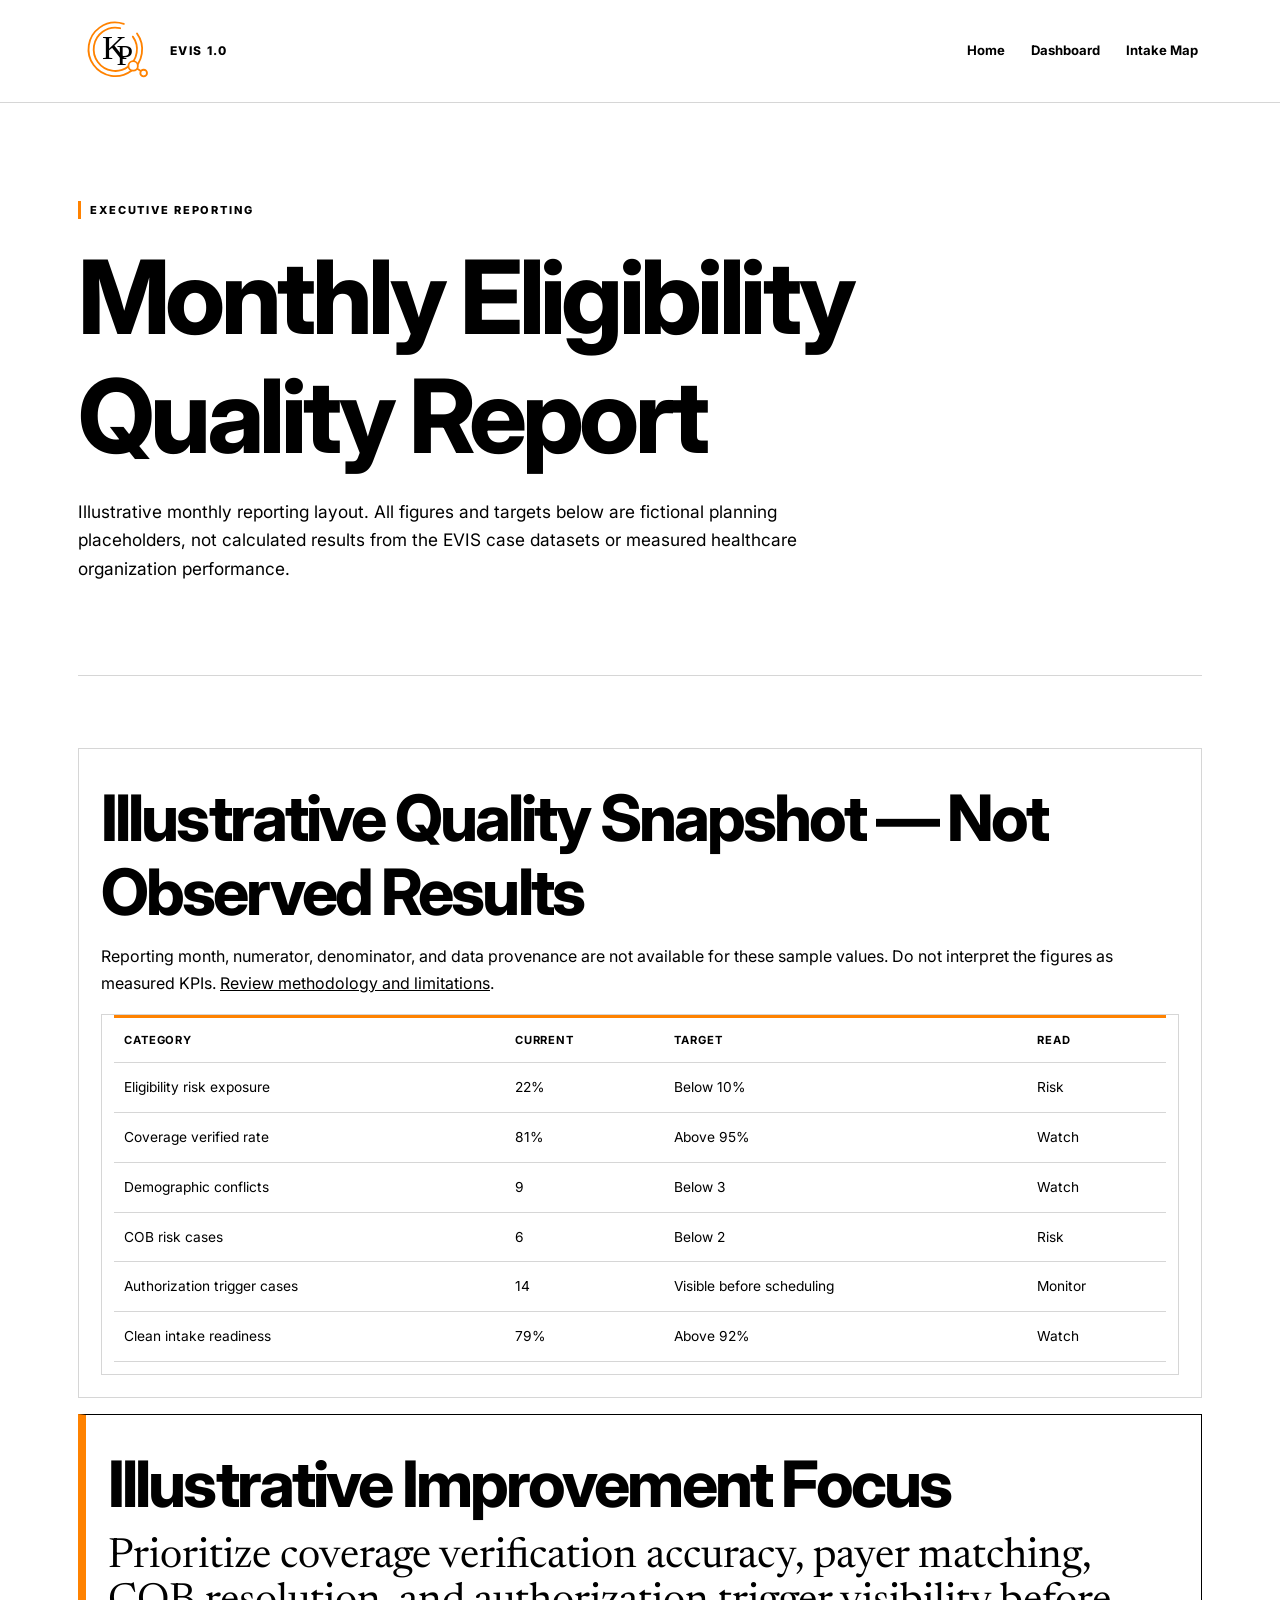
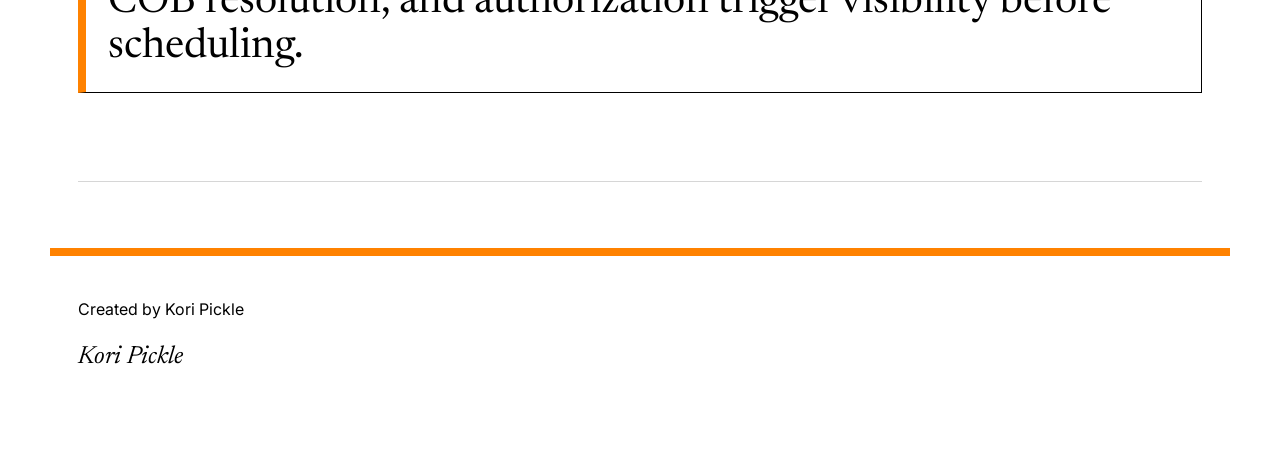
<file: monthly-eligibility-quality-report.html>
<!DOCTYPE html><html lang="en"><head><meta charset="UTF-8"><meta name="viewport" content="width=device-width, initial-scale=1.0"><title>Monthly Eligibility Quality Report</title><link rel="stylesheet" href="style.css"></head><body><header class="site-header"><nav class="nav-shell"><div class="brand-mark">EVIS 1.0</div><div class="nav-links"><a href="index.html">Home</a><a href="eligibility-dashboard.html">Dashboard</a><a href="patient-intake-risk-map.html">Intake Map</a></div></nav></header><main><section class="page-hero"><div class="eyebrow">Executive Reporting</div><h1>Monthly Eligibility Quality Report</h1><p class="hero-subtitle">Illustrative monthly reporting layout. All figures and targets below are fictional planning placeholders, not calculated results from the EVIS case datasets or measured healthcare organization performance.</p></section><section class="content-section"><div class="content-card"><h2>Illustrative Quality Snapshot — Not Observed Results</h2><p>Reporting month, numerator, denominator, and data provenance are not available for these sample values. Do not interpret the figures as measured KPIs. <a href="evidence/metrics-and-scoring-methodology.md">Review methodology and limitations</a>.</p><div class="table-wrap" role="region" aria-label="Scrollable reference table" tabindex="0"><table class="branded-table"><tr><th>Category</th><th>Current</th><th>Target</th><th>Read</th></tr><tr><td>Eligibility risk exposure</td><td>22%</td><td>Below 10%</td><td>Risk</td></tr><tr><td>Coverage verified rate</td><td>81%</td><td>Above 95%</td><td>Watch</td></tr><tr><td>Demographic conflicts</td><td>9</td><td>Below 3</td><td>Watch</td></tr><tr><td>COB risk cases</td><td>6</td><td>Below 2</td><td>Risk</td></tr><tr><td>Authorization trigger cases</td><td>14</td><td>Visible before scheduling</td><td>Monitor</td></tr><tr><td>Clean intake readiness</td><td>79%</td><td>Above 92%</td><td>Watch</td></tr></table></div></div><div class="content-card statement-card"><h2>Illustrative Improvement Focus</h2><p>Prioritize coverage verification accuracy, payer matching, COB resolution, and authorization trigger visibility before scheduling.</p></div></section></main><footer class="site-footer"><p>Created by Kori Pickle</p><p class="signature">Kori Pickle</p></footer></body></html>
</file>
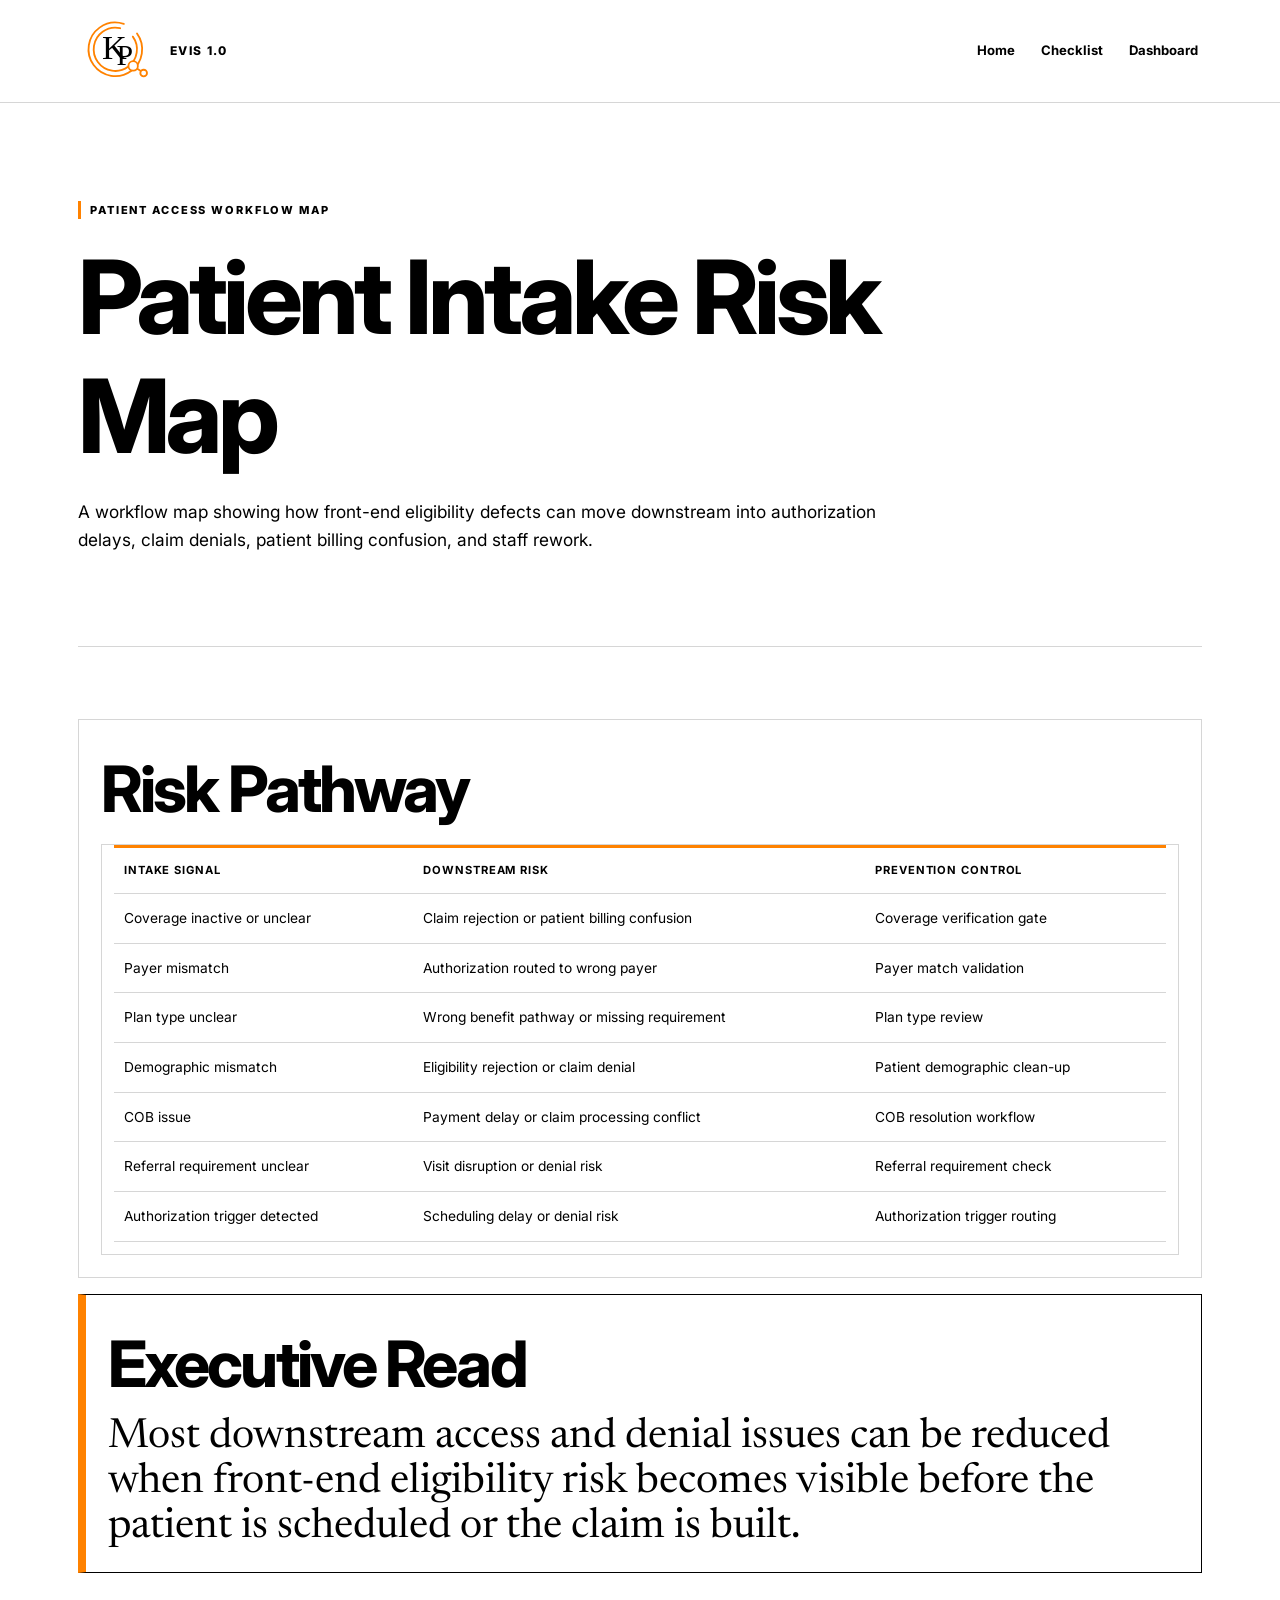
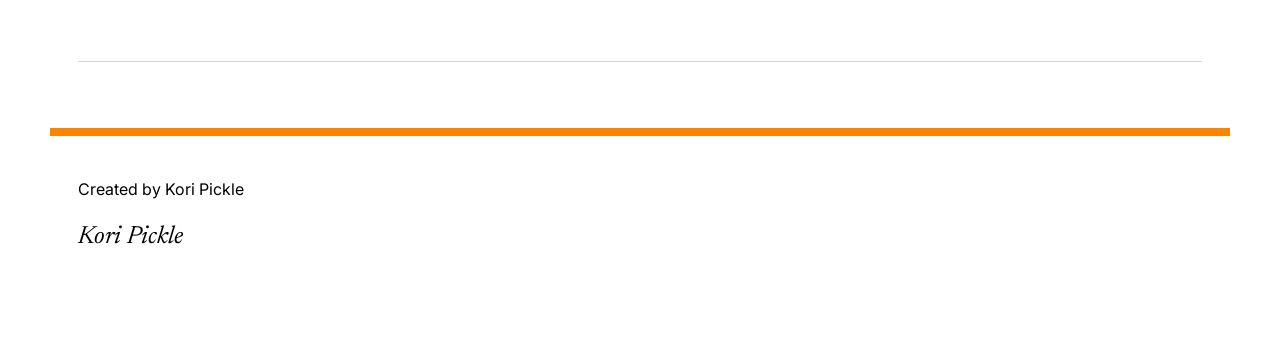
<file: patient-intake-risk-map.html>
<!DOCTYPE html><html lang="en"><head><meta charset="UTF-8"><meta name="viewport" content="width=device-width, initial-scale=1.0"><title>Patient Intake Risk Map</title><link rel="stylesheet" href="style.css"></head><body><header class="site-header"><nav class="nav-shell"><div class="brand-mark">EVIS 1.0</div><div class="nav-links"><a href="index.html">Home</a><a href="coverage-verification-checklist.html">Checklist</a><a href="eligibility-dashboard.html">Dashboard</a></div></nav></header><main><section class="page-hero"><div class="eyebrow">Patient Access Workflow Map</div><h1>Patient Intake Risk Map</h1><p class="hero-subtitle">A workflow map showing how front-end eligibility defects can move downstream into authorization delays, claim denials, patient billing confusion, and staff rework.</p></section><section class="content-section"><div class="content-card"><h2>Risk Pathway</h2><div class="table-wrap" role="region" aria-label="Scrollable reference table" tabindex="0"><table class="branded-table"><tr><th>Intake Signal</th><th>Downstream Risk</th><th>Prevention Control</th></tr><tr><td>Coverage inactive or unclear</td><td>Claim rejection or patient billing confusion</td><td>Coverage verification gate</td></tr><tr><td>Payer mismatch</td><td>Authorization routed to wrong payer</td><td>Payer match validation</td></tr><tr><td>Plan type unclear</td><td>Wrong benefit pathway or missing requirement</td><td>Plan type review</td></tr><tr><td>Demographic mismatch</td><td>Eligibility rejection or claim denial</td><td>Patient demographic clean-up</td></tr><tr><td>COB issue</td><td>Payment delay or claim processing conflict</td><td>COB resolution workflow</td></tr><tr><td>Referral requirement unclear</td><td>Visit disruption or denial risk</td><td>Referral requirement check</td></tr><tr><td>Authorization trigger detected</td><td>Scheduling delay or denial risk</td><td>Authorization trigger routing</td></tr></table></div></div><div class="content-card statement-card"><h2>Executive Read</h2><p>Most downstream access and denial issues can be reduced when front-end eligibility risk becomes visible before the patient is scheduled or the claim is built.</p></div></section></main><footer class="site-footer"><p>Created by Kori Pickle</p><p class="signature">Kori Pickle</p></footer></body></html>
</file>
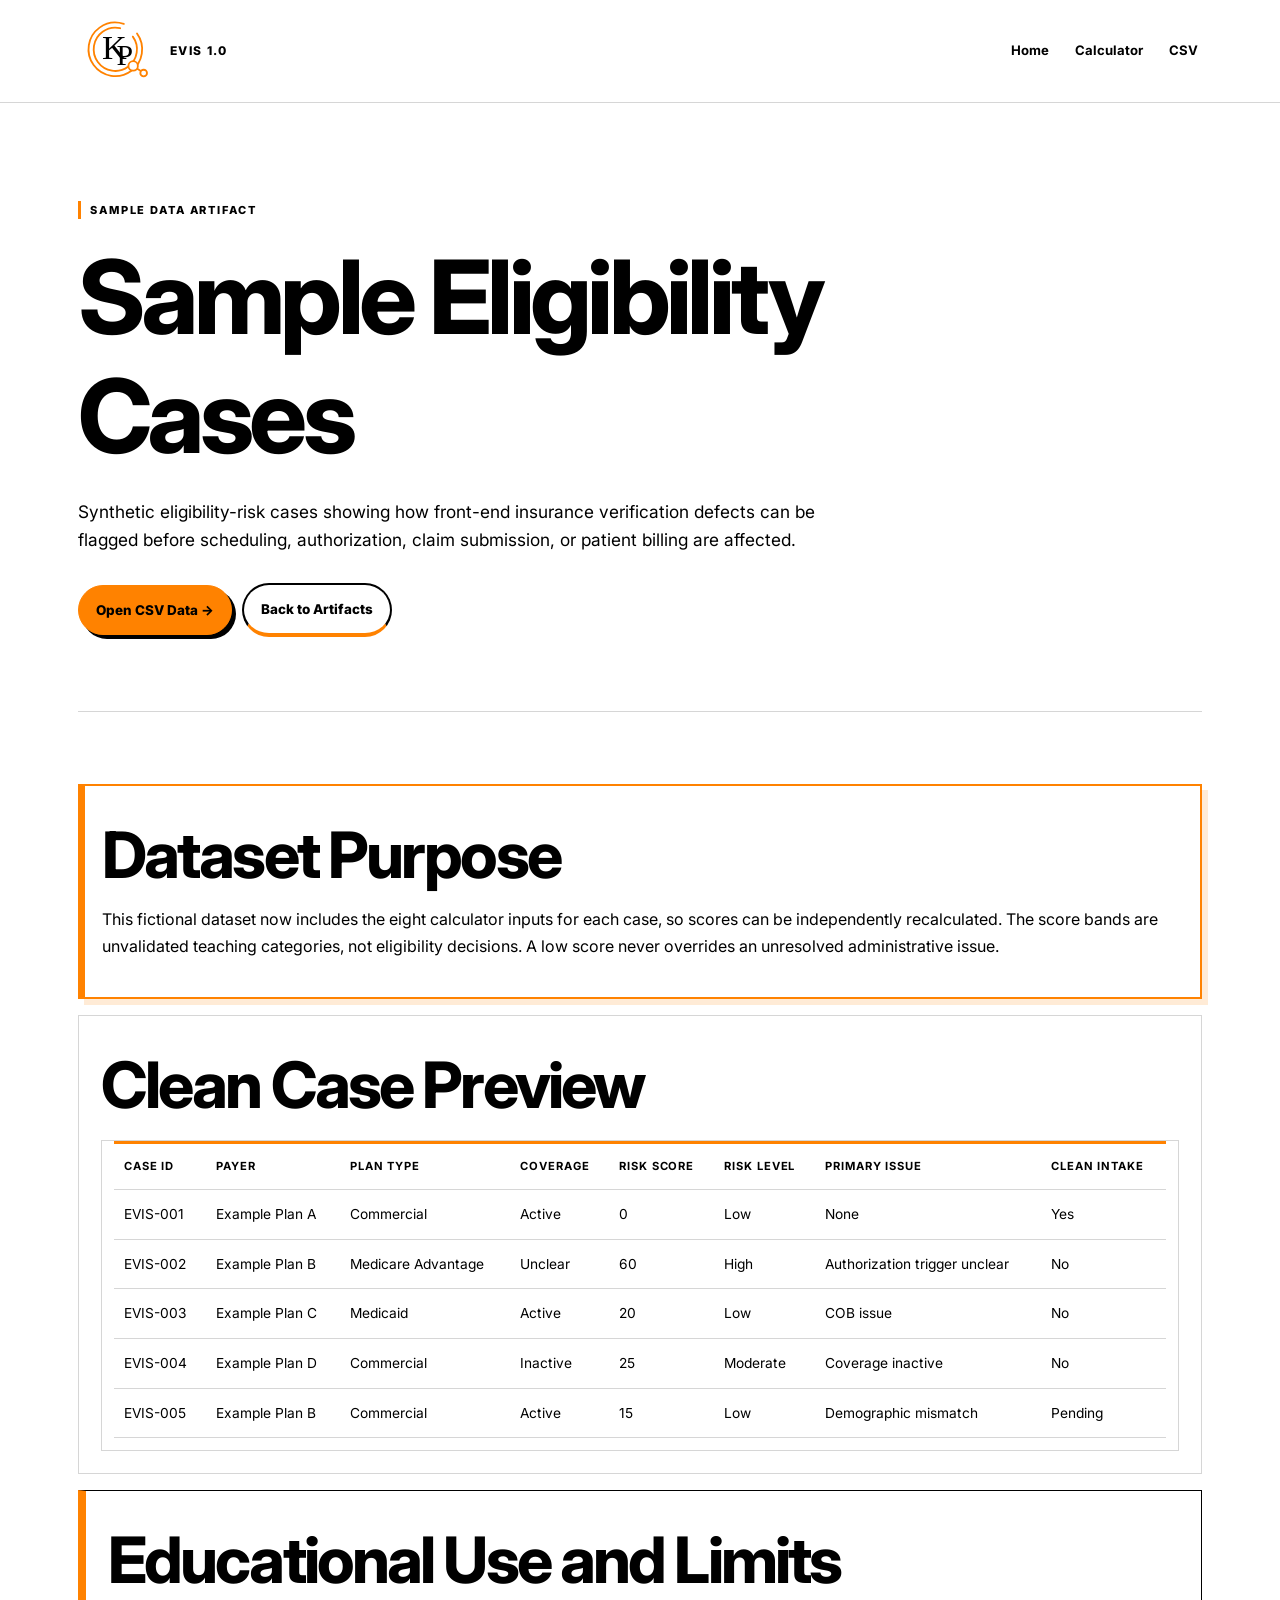
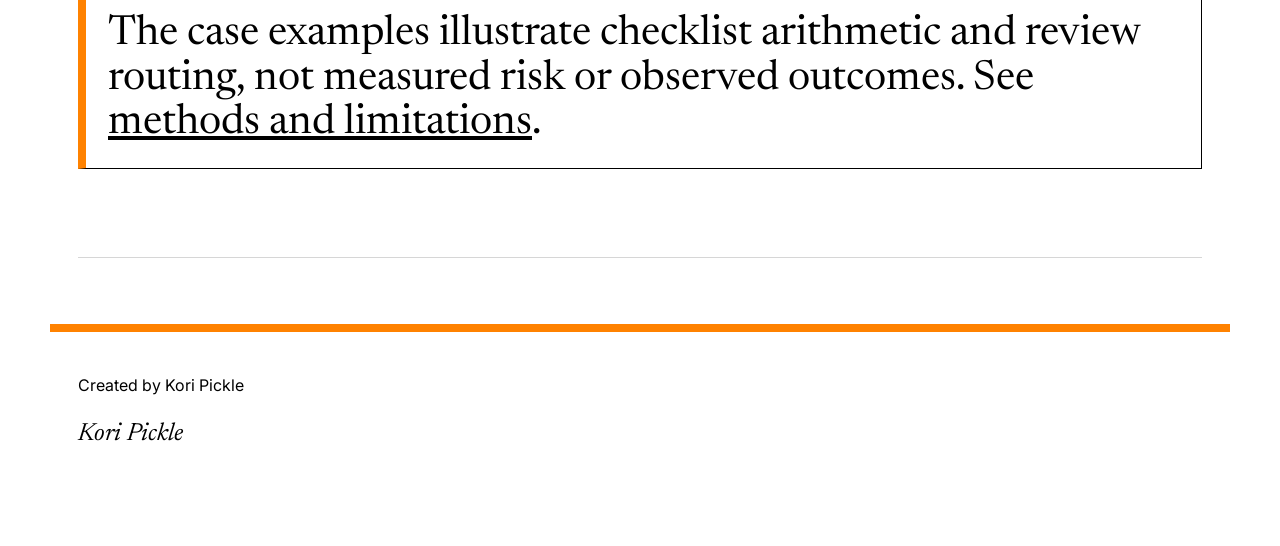
<file: sample-eligibility-cases.html>
<!DOCTYPE html><html lang="en"><head><meta charset="UTF-8"><meta name="viewport" content="width=device-width, initial-scale=1.0"><title>Sample Eligibility Cases</title><link rel="stylesheet" href="style.css"></head><body><header class="site-header"><nav class="nav-shell"><div class="brand-mark">EVIS 1.0</div><div class="nav-links"><a href="index.html">Home</a><a href="eligibility-risk-calculator.html">Calculator</a><a href="data/sample-eligibility-cases.csv" target="_blank" rel="noreferrer">CSV</a></div></nav></header><main><section class="page-hero"><div class="eyebrow">Sample Data Artifact</div><h1>Sample Eligibility Cases</h1><p class="hero-subtitle">Synthetic eligibility-risk cases showing how front-end insurance verification defects can be flagged before scheduling, authorization, claim submission, or patient billing are affected.</p><div class="hero-actions"><a class="primary-button" href="data/sample-eligibility-cases.csv" target="_blank" rel="noreferrer">Open CSV Data</a><a class="secondary-button" href="index.html#artifacts">Back to Artifacts</a></div></section><section class="content-section"><div class="content-card accent-card"><h2>Dataset Purpose</h2><p>This fictional dataset now includes the eight calculator inputs for each case, so scores can be independently recalculated. The score bands are unvalidated teaching categories, not eligibility decisions. A low score never overrides an unresolved administrative issue.</p></div><div class="content-card"><h2>Clean Case Preview</h2><div class="table-wrap" tabindex="0" role="region" aria-label="Scrollable data table"><table class="branded-table"><tr><th>Case ID</th><th>Payer</th><th>Plan Type</th><th>Coverage</th><th>Risk Score</th><th>Risk Level</th><th>Primary Issue</th><th>Clean Intake</th></tr><tr><td>EVIS-001</td><td>Example Plan A</td><td>Commercial</td><td>Active</td><td>0</td><td>Low</td><td>None</td><td>Yes</td></tr><tr><td>EVIS-002</td><td>Example Plan B</td><td>Medicare Advantage</td><td>Unclear</td><td>60</td><td>High</td><td>Authorization trigger unclear</td><td>No</td></tr><tr><td>EVIS-003</td><td>Example Plan C</td><td>Medicaid</td><td>Active</td><td>20</td><td>Low</td><td>COB issue</td><td>No</td></tr><tr><td>EVIS-004</td><td>Example Plan D</td><td>Commercial</td><td>Inactive</td><td>25</td><td>Moderate</td><td>Coverage inactive</td><td>No</td></tr><tr><td>EVIS-005</td><td>Example Plan B</td><td>Commercial</td><td>Active</td><td>15</td><td>Low</td><td>Demographic mismatch</td><td>Pending</td></tr></table></div></div><div class="content-card statement-card"><h2>Educational Use and Limits</h2><p>The case examples illustrate checklist arithmetic and review routing, not measured risk or observed outcomes. See <a href="evidence/metrics-and-scoring-methodology.md">methods and limitations</a>.</p></div></section></main><footer class="site-footer"><p>Created by Kori Pickle</p><p class="signature">Kori Pickle</p></footer></body></html>
</file>
<file: style.css>
@import url('https://fonts.googleapis.com/css2?family=Inter:wght@400;500;600;700;800&family=Newsreader:ital,opsz,wght@0,6..72,500;0,6..72,600;0,6..72,700;1,6..72,500;1,6..72,600&display=swap');

:root{
  --white:#FFFFFF;
  --black:#000000;
  --orange:#FF8200;
  --orange-soft:rgba(255,130,0,.08);
  --line:rgba(0,0,0,.16);
  --line-strong:rgba(0,0,0,.34);
  --max:1180px;
}

*{box-sizing:border-box}
html{scroll-behavior:smooth}
body{margin:0;background:var(--white);color:var(--black);font-family:'Inter',Arial,Helvetica,sans-serif;line-height:1.65}
a{color:inherit}
img{max-width:100%;height:auto}

/* ---------- NAVIGATION ---------- */
.site-header{position:sticky;top:0;z-index:50;border-bottom:1px solid var(--line);background:rgba(255,255,255,.97);backdrop-filter:blur(14px)}
.nav-shell{max-width:var(--max);margin:0 auto;padding:17px 20px;display:flex;justify-content:space-between;align-items:center;gap:18px;position:relative}
.brand-mark{display:inline-flex;align-items:center;text-decoration:none;font-size:.75rem;font-weight:800;letter-spacing:.11em;text-transform:uppercase;white-space:nowrap}
.brand-mark:before{content:"";display:inline-block;width:46px;height:46px;flex:0 0 46px;background:url("kp-logo.svg") center/contain no-repeat;margin-right:10px}
.desktop-nav{display:none}
.nav-links{font-size:.82rem;font-weight:700}
.nav-links a{text-decoration:none;border-bottom:1px solid transparent;padding-bottom:3px}
.nav-links a:hover,.nav-links a:focus-visible{border-color:var(--orange)}
.mobile-menu{position:relative;margin:0}
.mobile-menu summary{list-style:none;border:1px solid var(--black);border-radius:999px;padding:8px 13px;cursor:pointer;font-size:.78rem;font-weight:800;letter-spacing:.04em;text-transform:uppercase;background:var(--white)}
.mobile-menu summary::-webkit-details-marker{display:none}
.mobile-menu[open] summary{background:var(--black);color:var(--white)}
.mobile-menu-panel{position:absolute;right:0;top:46px;width:min(84vw,330px);padding:12px;background:var(--white);border:1px solid var(--black);box-shadow:8px 8px 0 var(--orange);display:grid;gap:0}
.mobile-menu-panel a{display:block;text-decoration:none;padding:12px 10px;border-bottom:1px solid var(--line);font-size:.86rem;font-weight:700}
.mobile-menu-panel a:last-child{border-bottom:0}
.mobile-menu-panel a:hover,.mobile-menu-panel a:focus-visible{background:var(--orange-soft)}

/* ---------- GLOBAL TYPE / LAYOUT ---------- */
main{max-width:var(--max);margin:0 auto;padding:0 20px 66px}
.hero-section,.page-hero{padding:62px 0 52px;border-bottom:1px solid var(--line)}
.project-hero{position:relative;overflow:hidden}
.project-hero:after,.case-study-hero:after{content:"";position:absolute;right:-90px;top:28px;width:210px;height:210px;border:1px solid var(--orange);border-radius:50%;box-shadow:0 0 0 18px var(--white),0 0 0 19px var(--orange);opacity:.25;pointer-events:none}
.case-study-hero{position:relative;overflow:hidden}
.eyebrow,.section-number,.mini-label,.control-index{color:var(--orange);text-transform:uppercase;letter-spacing:.17em;font-size:.69rem;font-weight:800}
h1,h2,h3,.statement-card p,.dash-kpi span,.metric-card span,.signature-question,blockquote,.result-value,.final-question{font-family:'Newsreader',Georgia,Times,serif}
h1{max-width:980px;margin:17px 0 22px;font-size:clamp(3.15rem,16vw,5.2rem);line-height:.87;letter-spacing:-.042em;font-weight:700;position:relative;z-index:1}
h2{margin:10px 0 14px;font-size:clamp(2.35rem,11vw,3.8rem);line-height:.93;letter-spacing:-.035em;font-weight:700}
h3{margin:8px 0 10px;font-size:1.75rem;line-height:1.05}
p{margin-top:0}
.tm{font-size:.35em;vertical-align:top;margin-left:.08em;color:var(--orange)}
.hero-subtitle,.section-intro p{max-width:800px;font-size:1rem}
.hero-actions{display:flex;flex-direction:column;align-items:stretch;gap:10px;margin-top:28px}
.primary-button,.secondary-button{display:inline-block;padding:13px 17px;border-radius:999px;font-size:.84rem;font-weight:800;text-decoration:none;text-align:center;transition:transform .15s ease,box-shadow .15s ease}
.primary-button:hover,.secondary-button:hover{transform:translateY(-1px)}
.primary-button{background:var(--black);color:var(--white);border:1px solid var(--black)}
.secondary-button{border:1px solid var(--black);color:var(--black);background:var(--white)}
.primary-button:after{content:"  →";color:var(--orange)}

.section,.content-section,.dashboard-section,.artifacts-section{padding:58px 0;border-bottom:1px solid var(--line)}
.compact-section{padding-top:42px;padding-bottom:42px}
.section-intro{max-width:920px;margin-bottom:26px}
.content-card,.metric-card,.feature-card{border:1px solid var(--line);background:var(--white);padding:22px;margin-bottom:16px}
.accent-card,.highlight-card{border:1px solid var(--orange);background:var(--white);position:relative}
.accent-card:before{content:"";position:absolute;left:0;top:0;bottom:0;width:5px;background:var(--orange)}
.integrity-card h2{font-size:clamp(2rem,10vw,3.2rem)}
.statement-card{border:1px solid var(--black);border-left:6px solid var(--orange);background:var(--white)}
.statement-card p{font-size:clamp(1.65rem,8vw,2.6rem);line-height:1.08;color:var(--black);margin-bottom:0}

/* ---------- RESPONSIVE CARD SYSTEM ---------- */
.grid,.proof-grid,.metrics-grid,.dashboard-kpis,.method-grid,.story-grid,.control-grid,.result-grid,.artifact-grid,.learning-grid{margin-top:24px;display:grid;grid-template-columns:1fr;gap:13px}
.grid div,.proof-grid div,.metric-card{border:1px solid var(--line);padding:18px;background:var(--white);border-bottom:3px solid var(--orange)}
.metric-card span{display:block;font-size:2.4rem;line-height:1;margin-bottom:10px}
.editorial-card,.control-card,.result-tile,.artifact-card,.learning-grid>div{border:1px solid var(--black);background:var(--white);padding:22px}
.editorial-card.orange-edge,.control-card.orange-edge{border-top:5px solid var(--orange)}
.control-card{border-top:3px solid var(--black)}
.control-card:nth-child(2){border-top-color:var(--orange)}
.control-card strong{font-weight:800}

/* ---------- STORY / SIGNAL ---------- */
.signal-chain{display:grid;grid-template-columns:1fr;gap:10px;margin-top:28px}
.signal-step{border:1px solid var(--black);padding:22px;background:var(--white)}
.signal-step span{display:block;color:var(--orange);text-transform:uppercase;letter-spacing:.15em;font-size:.68rem;font-weight:800;margin-bottom:8px}
.signal-step strong{font-family:'Newsreader',Georgia,serif;font-size:1.65rem;line-height:1.05}
.highlighted-step{border:2px solid var(--orange)}
.signal-arrow{color:var(--orange);font-size:1.4rem;font-weight:800;text-align:center;transform:rotate(90deg)}

.insight-banner{margin-top:28px;border:1px solid var(--black);padding:20px;display:block;background:var(--white)}
.insight-banner span{display:block;color:var(--orange);text-transform:uppercase;letter-spacing:.15em;font-size:.68rem;font-weight:800;margin-bottom:8px}
.insight-banner strong{font-family:'Newsreader',Georgia,serif;font-size:clamp(1.55rem,8vw,2.15rem);line-height:1.05}
.insight-banner.compact{margin-top:20px}

/* ---------- FEATURED SIMULATION ---------- */
.featured-analysis-section{position:relative}
.simulation-notice{display:inline-block;margin:0 0 22px;padding:9px 12px;border:1px solid var(--orange);font-size:.67rem;font-weight:800;letter-spacing:.11em;text-transform:uppercase;background:var(--orange-soft)}
.comparison-brief{display:grid;grid-template-columns:1fr;gap:14px}
.comparison-brief article{border:1px solid var(--black);padding:22px;background:var(--white)}
.comparison-brief .orange-edge{border-top:6px solid var(--orange)}
.result-tile{border-top:4px solid var(--black);min-height:190px}
.result-tile.featured-result{border-top-color:var(--orange);background:var(--orange-soft)}
.result-value{display:block;font-size:clamp(2.15rem,11vw,3.4rem);line-height:.98;margin-bottom:15px}
.result-tile strong{display:block;margin-bottom:7px;font-size:.92rem}
.result-tile p{font-size:.87rem;margin-bottom:0}
.model-note{margin:24px 0 0;border-left:4px solid var(--orange);padding:15px 0 15px 17px;max-width:900px;font-size:.88rem}

/* ---------- LEARNING ---------- */
.learning-section blockquote,.takeaway-section blockquote{margin:22px 0 18px;padding:0;max-width:950px;font-size:clamp(2rem,10vw,4rem);line-height:.98;font-weight:600}
.learning-grid>div{border-bottom:3px solid var(--orange)}
.learning-grid span{display:block;color:var(--orange);font-size:.68rem;font-weight:800;text-transform:uppercase;letter-spacing:.14em;margin-bottom:7px}
.learning-grid strong{font-size:.96rem}
.signature-question{font-size:clamp(1.6rem,8vw,2.4rem);font-style:italic;border-left:4px solid var(--orange);padding-left:16px}

/* ---------- ARTIFACTS ---------- */
.artifact-card{display:flex;flex-direction:column;gap:8px;text-decoration:none;border-bottom:3px solid var(--orange);min-height:150px;transition:transform .15s ease,box-shadow .15s ease}
.artifact-card:hover,.artifact-card:focus-visible{transform:translateY(-2px);box-shadow:5px 5px 0 var(--orange)}
.artifact-card span{color:var(--orange);font-size:.67rem;font-weight:800;text-transform:uppercase;letter-spacing:.13em}
.artifact-card strong{font-family:'Newsreader',Georgia,serif;font-size:1.55rem;line-height:1.05}
.artifact-card small{font-size:.78rem;line-height:1.45}
.featured-artifact{border:2px solid var(--black);border-bottom:6px solid var(--orange)}

/* ---------- LEGACY + SIMULATION COMPONENTS ---------- */
.branded-table{width:100%;border-collapse:collapse;margin-top:0;font-size:.86rem;min-width:620px}
.branded-table th,.branded-table td{border-bottom:1px solid var(--line);padding:13px 10px;text-align:left;vertical-align:top}
.branded-table th{border-top:3px solid var(--orange);background:var(--white);font-size:.7rem;text-transform:uppercase;letter-spacing:.08em}
.table-wrap{overflow-x:auto;-webkit-overflow-scrolling:touch;border:1px solid var(--line);padding:0 12px 12px;margin-top:18px}
.role-table-wrap{margin-top:0}

.dashboard-shell{margin-top:26px;border:1px solid var(--black);background:var(--white);padding:18px}
.dashboard-kpis{margin-top:0}
.dash-kpi{border:1px solid var(--line);padding:18px;border-top:3px solid var(--black)}
.dash-kpi.critical{border-top-color:var(--orange);background:var(--orange-soft)}
.dash-kpi span{display:block;font-size:2.3rem;line-height:1;margin-bottom:8px}
.calculator-grid{display:grid;grid-template-columns:1fr;gap:12px}
.calculator-grid label{border:1px solid var(--line);padding:15px;background:var(--white)}

.triad-grid{margin-top:26px;display:grid;grid-template-columns:1fr;gap:14px}
.logic-card{border:1px solid var(--black);padding:22px;min-height:190px;background:var(--white)}
.logic-card.orange-edge{border-top:6px solid var(--orange)}
.logic-index{display:block;color:var(--orange);text-transform:uppercase;letter-spacing:.16em;font-size:.69rem;font-weight:800}

.workflow-map{margin-top:34px;display:grid;grid-template-columns:1fr;align-items:center;gap:9px}
.workflow-node{border:1px solid var(--black);padding:20px 16px;min-height:132px;background:var(--white);display:flex;flex-direction:column;justify-content:center}
.workflow-node span{display:inline-flex;width:32px;height:32px;border:1px solid var(--orange);border-radius:50%;align-items:center;justify-content:center;font-size:.68rem;font-weight:800;margin-bottom:16px;box-shadow:0 0 0 4px var(--white),0 0 0 5px var(--orange)}
.workflow-node strong{font-size:.91rem}
.workflow-node small{margin-top:6px;line-height:1.35}
.workflow-node.key-node{border:2px solid var(--orange)}
.workflow-connector{color:var(--orange);font-weight:800;letter-spacing:.18em;text-align:center;transform:rotate(90deg)}

.comparison-grid{margin-top:28px;display:grid;grid-template-columns:1fr;gap:15px}
.comparison-panel{border:1px solid var(--black);padding:22px;background:var(--white)}
.control-panel{border-top:6px solid var(--orange)}
.metric-stack{margin-top:16px}
.metric-row{display:flex;justify-content:space-between;align-items:flex-end;gap:18px;padding:14px 0;border-bottom:1px solid var(--line)}
.metric-row:last-child{border-bottom:0}
.metric-row span{font-size:.84rem}
.metric-row strong{font-family:'Newsreader',Georgia,serif;font-size:1.85rem;line-height:1;color:var(--black)}
.control-panel .metric-row strong{color:var(--orange)}

.filter-bar{display:flex;flex-direction:column;gap:12px;margin-top:24px}
.filter-bar label{display:flex;flex-direction:column;gap:6px;font-size:.7rem;font-weight:800;text-transform:uppercase;letter-spacing:.08em}
.filter-bar select{width:100%;border:1px solid var(--black);background:var(--white);color:var(--black);padding:11px 12px;font:inherit;text-transform:none;letter-spacing:0}
.status-pill{display:inline-block;border:1px solid var(--black);border-radius:999px;padding:4px 8px;font-size:.69rem;white-space:nowrap}
.status-pill.status-caught{border-color:var(--orange);color:var(--black);box-shadow:inset 0 -2px 0 var(--orange)}

.method-grid>div{border:1px solid var(--black);padding:20px;background:var(--white)}
.method-grid strong{display:block;font-family:'Newsreader',Georgia,serif;font-size:1.7rem;line-height:1.05;margin:9px 0}

/* ---------- FINAL BRAND MOMENT ---------- */
.final-question-section{padding-bottom:66px}
.final-question{font-size:clamp(2.9rem,14vw,6rem);line-height:.88;letter-spacing:-.04em;margin:16px 0 20px;max-width:950px}
.final-subtext{max-width:720px;font-size:.9rem;border-left:4px solid var(--orange);padding-left:15px}
.site-footer{max-width:var(--max);margin:0 auto;padding:40px 20px 66px;border-top:4px solid var(--orange);color:var(--black)}
.signature{font-family:'Newsreader',Georgia,Times,serif;font-style:italic;font-size:1.55rem;color:var(--black)}
.footer-note{text-transform:uppercase;letter-spacing:.12em;font-size:.69rem;font-weight:800;color:var(--orange)}

/* ---------- TABLET ---------- */
@media(min-width:600px){
  main{padding-left:26px;padding-right:26px}
  .nav-shell{padding-left:26px;padding-right:26px}
  .hero-section,.page-hero{padding-top:74px;padding-bottom:62px}
  .hero-actions{flex-direction:row;align-items:center}
  .primary-button,.secondary-button{text-align:left}
  .grid,.proof-grid,.metrics-grid,.dashboard-kpis,.method-grid,.control-grid,.result-grid,.artifact-grid{grid-template-columns:repeat(2,1fr)}
  .story-grid,.comparison-brief,.comparison-grid,.triad-grid,.learning-grid{grid-template-columns:repeat(2,1fr)}
  .learning-grid>div:last-child{grid-column:1/-1}
  .filter-bar{flex-direction:row;flex-wrap:wrap}
  .filter-bar select{min-width:220px;width:auto}
  .site-footer{padding-left:26px;padding-right:26px}
}

/* ---------- DESKTOP ---------- */
@media(min-width:980px){
  .nav-shell{padding:20px 28px}
  .desktop-nav{display:flex;flex-wrap:wrap;justify-content:flex-end;gap:18px}
  .mobile-menu{display:none}
  main{padding-left:28px;padding-right:28px}
  .hero-section,.page-hero{padding:92px 0 74px}
  h1{font-size:clamp(5rem,8vw,7rem)}
  h2{font-size:clamp(3rem,5vw,4.4rem)}
  .hero-subtitle,.section-intro p{font-size:1.08rem}
  .section,.content-section,.dashboard-section,.artifacts-section{padding:72px 0}
  .grid,.proof-grid,.metrics-grid,.dashboard-kpis,.method-grid,.control-grid,.result-grid{grid-template-columns:repeat(4,1fr)}
  .artifact-grid{grid-template-columns:repeat(4,1fr)}
  .featured-artifact{grid-column:span 2}
  .story-grid,.comparison-brief,.comparison-grid{grid-template-columns:repeat(2,1fr)}
  .triad-grid,.learning-grid{grid-template-columns:repeat(3,1fr)}
  .learning-grid>div:last-child{grid-column:auto}
  .signal-chain{grid-template-columns:1fr auto 1fr auto 1fr;align-items:stretch}
  .signal-arrow{align-self:center;transform:none}
  .insight-banner{display:flex;gap:18px;align-items:baseline;padding:22px 24px}
  .insight-banner span{white-space:nowrap;margin-bottom:0}
  .workflow-map{grid-template-columns:1fr auto 1fr auto 1fr auto 1fr auto 1fr;gap:10px}
  .workflow-connector{transform:none}
  .comparison-panel{padding:28px}
  .calculator-grid{grid-template-columns:repeat(2,1fr)}
  .site-footer{padding-left:28px;padding-right:28px}
}

/* Medicare Coverage & Payer Routing Readiness Gate™ */
.medicare-routing-page{background:#FFFFFF;color:#000000}
.medicare-routing-page h1,.medicare-routing-page h2,.medicare-routing-page h3,.medicare-routing-page h4,.medicare-signature-name{font-family:'Newsreader',Georgia,serif}
.medicare-brand-lockup{display:flex;align-items:flex-start;gap:20px}
.medicare-brand-lockup img{width:84px;height:84px;object-fit:contain;flex:0 0 84px}
.medicare-distinction-grid{display:grid;grid-template-columns:repeat(2,minmax(0,1fr));gap:12px;margin-top:20px}
.medicare-distinction-grid>div{border:1px solid #000000;border-bottom:4px solid #FF8200;padding:17px;background:#FFFFFF}
.medicare-distinction-grid strong,.medicare-distinction-grid span{display:block}
.medicare-distinction-grid strong{font-family:'Newsreader',Georgia,serif;font-size:1.45rem}
.medicare-routing-rail{display:grid;grid-template-columns:repeat(10,minmax(0,1fr));gap:7px;margin:28px 0}
.medicare-routing-rail>div{border:1px solid #000000;padding:13px 8px;min-height:102px;background:#FFFFFF}
.medicare-routing-rail span{display:block;color:#FF8200;font-family:'Newsreader',Georgia,serif;font-size:1.45rem;line-height:1;margin-bottom:8px}
.medicare-routing-rail strong{display:block;font-size:.68rem;line-height:1.25;text-transform:uppercase;letter-spacing:.04em}
.medicare-workbench{border:2px solid #000000;box-shadow:10px 10px 0 #FF8200;padding:clamp(20px,4vw,34px);margin-top:24px;background:#FFFFFF}
.medicare-workbench-head{display:flex;justify-content:space-between;align-items:flex-start;gap:20px;border-bottom:1px solid #000000;padding-bottom:18px;margin-bottom:20px}
.medicare-workbench-head h3{font-size:clamp(1.75rem,4vw,2.8rem);margin-top:6px}
.medicare-chip{border:1px solid #FF8200;padding:8px 11px;font-size:.72rem;font-weight:800;letter-spacing:.08em;white-space:nowrap}
.medicare-form-section{border-top:1px solid #000000;padding:24px 0}
.medicare-form-section:first-of-type{border-top:0}
.medicare-form-grid{display:grid;grid-template-columns:repeat(2,minmax(0,1fr));gap:14px}
.medicare-workbench label{display:block;font-weight:800;margin:10px 0}
.medicare-workbench select,.medicare-workbench input,.medicare-workbench textarea{width:100%;box-sizing:border-box;margin-top:7px;padding:11px 12px;border:1px solid #000000;border-radius:0;background:#FFFFFF;color:#000000;font:inherit;font-size:16px}
.medicare-workbench select,.medicare-workbench input{min-height:48px}
.medicare-workbench textarea{min-height:108px;resize:vertical}
.medicare-actions{display:flex;flex-wrap:wrap;gap:10px;margin-top:18px}
.medicare-actions .primary-button,.medicare-actions .secondary-button,.medicare-saved-actions .primary-button,.medicare-saved-actions .secondary-button{border-radius:0}
.medicare-progress-wrap{display:grid;grid-template-columns:minmax(0,280px) 1fr;gap:18px;align-items:end;margin:24px 0 16px}
.medicare-progress-wrap strong{display:block;margin-top:5px}
.medicare-progress{height:12px;border:1px solid #000000;background:#FFFFFF;overflow:hidden}
#progressBar{height:100%;width:0;background:#FF8200;transition:width .2s ease}
.medicare-next-control{border:1px solid #000000;border-left:8px solid #FF8200;padding:18px;margin-top:16px}
.medicare-next-control strong{display:block;font-family:'Newsreader',Georgia,serif;font-size:clamp(1.35rem,3vw,2rem);line-height:1.1;margin-top:6px}
.medicare-missing{border-left:5px solid #FF8200;padding-left:10px}
.medicare-missing select,.medicare-missing input,.medicare-missing textarea{border:2px solid #FF8200!important}
.medicare-evidence-summary{border:2px solid #000000;margin-top:24px;padding:22px}
.medicare-evidence-summary h3{font-size:clamp(1.7rem,4vw,2.5rem);margin:5px 0 16px}
.medicare-summary-grid{display:grid;grid-template-columns:repeat(4,minmax(0,1fr));gap:10px}
.medicare-summary-grid>div{border:1px solid #000000;border-top:4px solid #FF8200;padding:14px}
.medicare-summary-grid span,.medicare-summary-grid strong{display:block}
.medicare-summary-grid span{font-size:.7rem;text-transform:uppercase;letter-spacing:.04em;font-weight:800}
.medicare-summary-grid strong{font-family:'Newsreader',Georgia,serif;font-size:1.25rem;margin-top:6px}
.medicare-saved-panel{border:2px solid #000000;border-top:8px solid #FF8200;padding:22px;margin-top:24px}
.medicare-saved-head{display:flex;justify-content:space-between;gap:20px;align-items:flex-start}
.medicare-saved-head h3{font-size:clamp(1.7rem,4vw,2.4rem);margin:5px 0}
.medicare-saved-list{display:grid;grid-template-columns:repeat(2,minmax(0,1fr));gap:14px;margin-top:18px}
.medicare-saved-card{border:1px solid #000000;padding:18px}
.medicare-saved-card h4{font-size:1.45rem;line-height:1.06;margin:10px 0}
.medicare-saved-card p{margin:5px 0}
.medicare-saved-meta{display:flex;justify-content:space-between;gap:10px;border-bottom:1px solid #000000;padding-bottom:8px}
.medicare-saved-meta span{font-size:.7rem;font-weight:800;letter-spacing:.04em}
.medicare-saved-actions{display:flex;flex-wrap:wrap;gap:8px;margin-top:14px}
.medicare-empty{border:1px solid #000000;padding:18px}
.medicare-empty strong,.medicare-empty span{display:block}
.medicare-empty span{margin-top:5px}
.medicare-decision-grid{display:grid;grid-template-columns:repeat(2,minmax(0,1fr));gap:14px}
.medicare-decision-grid article{border:1px solid #000000;border-bottom:4px solid #FF8200;padding:20px}
.medicare-decision-grid h3{font-size:1.55rem;margin:8px 0 10px}
.medicare-patient-grid{display:grid;grid-template-columns:repeat(2,minmax(0,1fr));gap:12px;margin:22px 0}
.medicare-patient-grid blockquote{margin:0;border:1px solid #000000;padding:20px;font-family:'Newsreader',Georgia,serif;font-size:1.35rem}
.medicare-signature{display:flex;gap:22px;align-items:center;padding:48px 0 24px;border-top:1px solid #000000}
.medicare-signature img{width:92px;height:92px;object-fit:contain}
.medicare-signature-name{display:inline-block;color:#000000;text-decoration:none;font-style:italic;font-weight:500;font-size:clamp(2.2rem,6vw,4.3rem);line-height:1}
.medicare-signature-rule{width:180px;height:3px;background:#FF8200;margin:10px 0}
.medicare-signature p{margin:4px 0}
@media(max-width:1050px){.medicare-routing-rail{grid-template-columns:repeat(5,minmax(0,1fr))}.medicare-summary-grid{grid-template-columns:repeat(2,minmax(0,1fr))}}
@media(max-width:760px){
  .medicare-brand-lockup,.medicare-workbench-head,.medicare-saved-head,.medicare-progress-wrap,.medicare-signature{display:block}
  .medicare-brand-lockup img{width:64px;height:64px;margin-bottom:14px}
  .medicare-routing-rail,.medicare-form-grid,.medicare-summary-grid,.medicare-saved-list,.medicare-decision-grid,.medicare-patient-grid{grid-template-columns:1fr}
  .medicare-chip{display:inline-block;margin-top:12px;white-space:normal}
  .medicare-actions,.medicare-saved-actions{display:grid;grid-template-columns:1fr}
  .medicare-actions .primary-button,.medicare-actions .secondary-button,.medicare-saved-actions .primary-button,.medicare-saved-actions .secondary-button{width:100%}
  .medicare-workbench{box-shadow:6px 6px 0 #FF8200;padding:18px 14px}
  .medicare-saved-head .secondary-button{width:100%;margin-top:12px}
  .medicare-signature img{margin-bottom:14px}
}


/* ---------- TENNESSEE ORANGE BRAND RESTORATION ---------- */
.eyebrow{display:inline-block;border-left:6px solid var(--orange);padding-left:12px;color:var(--black)}
.case-study-hero{border-top:8px solid var(--orange)}
.case-study-hero:before{content:"";position:absolute;left:0;top:0;width:118px;height:8px;background:var(--black)}
.primary-button{background:var(--orange);color:var(--black);border-color:var(--orange);box-shadow:4px 4px 0 var(--black)}
.primary-button:after{color:var(--black)}
.secondary-button{border:2px solid var(--black);border-bottom:4px solid var(--orange)}
.mobile-menu summary{border:2px solid var(--orange);box-shadow:3px 3px 0 var(--black)}
.section-number,.mini-label,.control-index{color:var(--orange)}
.content-card.accent-card{border:2px solid var(--orange);box-shadow:6px 6px 0 rgba(255,130,0,.16)}
.integrity-card{border-top:7px solid var(--orange)}
.statement-card{border-left:8px solid var(--orange)}
.insight-banner{border-left:8px solid var(--orange)}
.site-footer{border-top:8px solid var(--orange)}
@media(max-width:599px){
  .hero-actions{gap:14px}
  .primary-button,.secondary-button{padding:14px 17px}
  .case-study-hero:after{opacity:.38}
}


/* ---------- EVIS BRAND LOCKUP SCALE ---------- */
.brand-mark:before{
  width:72px;
  height:72px;
  flex-basis:72px;
  margin-right:14px;
}
.nav-shell{padding-top:12px;padding-bottom:12px}
@media(max-width:599px){
  .brand-mark:before{
    width:68px;
    height:68px;
    flex-basis:68px;
    margin-right:12px;
  }
  .brand-mark{font-size:.82rem;letter-spacing:.12em}
}
@media(min-width:980px){
  .brand-mark:before{
    width:78px;
    height:78px;
    flex-basis:78px;
  }
}

/* HOIE BRAND SYSTEM — typography, balanced spacing, and workflow visuals */
:root{--brand-white:#FFFFFF;--brand-black:#000000;--brand-orange:#FF8200;--brand-structure:#F7F5F2}
body{background:#FFFFFF;color:#000000;font-family:'Inter',Arial,sans-serif}
h1,h2,h3,.editorial-heading{font-family:'Newsreader',Georgia,serif;letter-spacing:-.025em}
main>section{padding-top:clamp(3rem,6vw,6rem);padding-bottom:clamp(3rem,6vw,6rem)}
.workflow-node,.flow-node,.process-node{border:2px solid #000;outline:2px solid rgba(255,130,0,.42);outline-offset:5px;border-radius:999px;box-shadow:0 0 0 10px rgba(255,130,0,.07)}
.workflow-connector,.dotted-connector{border-color:#FF8200;border-style:dotted}
.kp-signed-footer{margin:1.8rem auto 0;text-align:center;max-width:440px;color:#000;padding:1.25rem}
.kp-signed-footer .kp-credit{font:600 .82rem 'Inter',sans-serif;letter-spacing:.08em}
.kp-signed-footer .kp-script{display:block;margin:.6rem 0;font-family:'Brush Script MT','Segoe Script','Lucida Handwriting',cursive;font-style:italic;font-size:clamp(2.1rem,4vw,3.4rem);font-weight:400;transform:rotate(-3deg);line-height:1.35}
.kp-signed-footer .kp-social{display:flex;justify-content:center;gap:18px;margin-top:14px}
.kp-signed-footer .kp-social a{color:#000;display:inline-flex;align-items:center;gap:6px;text-decoration:none;font:600 .72rem 'Inter',sans-serif}
.kp-signed-footer .kp-social svg{width:17px;height:17px;fill:currentColor}


/* Recruiter screenshot review: navigation clarity and small-screen polish. */
.nav-shell > .nav-links:not(.desktop-nav) {
  display:flex;
  flex-wrap:wrap;
  align-items:center;
  justify-content:flex-end;
  gap:10px 18px;
}
.nav-shell > .nav-links:not(.desktop-nav) a {
  display:inline-flex;
  align-items:center;
  min-height:44px;
  padding:8px 4px;
  line-height:1.35;
  white-space:normal;
}
.table-wrap { max-width:100%; }
.table-wrap::before {
  content:"Scroll horizontally to view all table columns →";
  display:block;
  width:max-content;
  max-width:100%;
  font:600 .76rem/1.5 'Inter',Arial,sans-serif;
  color:#333;
  padding:0 0 10px;
}
@media(min-width:700px) { .table-wrap::before { display:none; } }
@media(max-width:699px) {
  .nav-shell:has(> .nav-links:not(.desktop-nav)) {
    display:flex;
    flex-wrap:wrap;
    align-items:center;
    gap:4px 12px;
  }
  .nav-shell > .nav-links:not(.desktop-nav) {
    flex:1 1 100%;
    justify-content:flex-start;
    gap:4px 16px;
    padding-top:5px;
  }
  .nav-shell > .nav-links:not(.desktop-nav) a {
    min-height:44px;
    padding:10px 3px;
    font-size:.83rem;
  }
  .page-hero h1 { font-size:clamp(2.8rem,12vw,4.7rem);line-height:1.02;overflow-wrap:normal; }
  .content-card h2 { font-size:clamp(2rem,9vw,3.4rem);line-height:1.08; }
  .content-card.statement-card p { overflow-wrap:anywhere; }
}

/* Cross-page EVIS brand consistency — October 2026.
   Applies to calculator and case pages without the editorial overlay. */
:root{--orange:#FF8200;--brand-orange:#FF8200;--orange-text:#000000}
h1,h2,h3,h4,.editorial-heading,.final-question,
.medicare-routing-page h1,.medicare-routing-page h2,
.medicare-routing-page h3,.medicare-routing-page h4{
 font-family:'Inter',Arial,Helvetica,sans-serif!important;
 font-weight:750;letter-spacing:-.045em;line-height:1.16;
}
.eyebrow,.section-number,.mini-label,.control-index,.logic-index,
.footer-note,.medicare-routing-rail span{
 color:#000000!important;
 border-left:3px solid #FF8200;
 padding-left:9px;
}
.control-panel .metric-row strong{color:#000000}
.site-footer,.integrity-card,.case-study-hero{border-top-color:#FF8200}
a:focus-visible,button:focus-visible,summary:focus-visible,
input:focus-visible,select:focus-visible,textarea:focus-visible{
 outline:3px solid #FF8200;outline-offset:3px;
}
</file>
<file: feminine-editorial.css>
/*
  EVIS — Premium Feminine Editorial Brand Layer
  Locked brand palette: #FFFFFF / #000000 / #FF8200.
  This file loads after style.css and intentionally softens the heavier SaaS/dashboard treatments.
*/

:root{
  --white:#FFFFFF;
  --black:#000000;
  --orange:#FF8200;
  --orange-soft:rgba(255,130,0,.07);
  --line:rgba(0,0,0,.12);
  --line-strong:rgba(0,0,0,.24);
}

h1,
h2,
h3,
.statement-card p,
.dash-kpi span,
.metric-card span,
.signature-question,
blockquote,
.result-value,
.final-question,
.signal-step strong,
.insight-banner strong,
.artifact-card strong,
.metric-row strong,
.method-grid strong,
.medicare-routing-page h1,
.medicare-routing-page h2,
.medicare-routing-page h3,
.medicare-routing-page h4,
.medicare-signature-name {
  font-family:'Newsreader', Georgia, 'Times New Roman', serif;
  font-synthesis:none;
}

h1{
  max-width:900px;
  font-size:clamp(2.75rem,10.8vw,4.8rem);
  line-height:1.02;
  letter-spacing:-.048em;
  font-weight:500;
}

h2{
  font-size:clamp(1.95rem,7.4vw,3.2rem);
  line-height:1.08;
  letter-spacing:-.038em;
  font-weight:500;
}

h3{
  font-size:clamp(1.3rem,5vw,1.72rem);
  line-height:1.18;
  letter-spacing:-.028em;
  font-weight:500;
}

.integrity-card h2{
  font-size:clamp(1.9rem,7.2vw,2.95rem);
  line-height:1.1;
}

.statement-card p{
  font-size:clamp(1.3rem,5.6vw,1.95rem);
  line-height:1.3;
  letter-spacing:-.022em;
  font-weight:500;
}

.learning-section blockquote,
.takeaway-section blockquote{
  font-size:clamp(1.45rem,6.2vw,2.55rem);
  line-height:1.23;
  letter-spacing:-.026em;
  font-weight:500;
}

.result-value{
  font-size:clamp(1.8rem,7.8vw,2.9rem);
  line-height:1.04;
  letter-spacing:-.038em;
  font-weight:500;
}

.dash-kpi span,
.metric-card span,
.metric-row strong,
.method-grid strong,
.signal-step strong,
.insight-banner strong,
.artifact-card strong{
  font-weight:500;
  letter-spacing:-.026em;
}

.signature-question,
.final-question{
  font-weight:500;
  letter-spacing:-.038em;
  font-style:normal;
}

.final-question{
  font-size:clamp(2.2rem,9.5vw,4.4rem);
  line-height:1.03;
}

/* Editorial spacing + linework */
.hero-section,
.page-hero{padding-top:68px}
.section,
.content-section,
.dashboard-section,
.artifacts-section{padding-top:64px;padding-bottom:64px}

.content-card,
.metric-card,
.feature-card,
.editorial-card,
.control-card,
.result-tile,
.artifact-card,
.learning-grid>div,
.signal-step,
.comparison-brief article,
.comparison-panel,
.logic-card,
.workflow-node,
.method-grid>div{
  border-color:var(--line-strong);
  box-shadow:none;
}

.content-card.accent-card{
  border:1px solid var(--orange) !important;
  box-shadow:none !important;
}
.content-card.accent-card:before{width:3px}
.statement-card{border:1px solid var(--line-strong);border-left:4px solid var(--orange)}
.insight-banner{border:1px solid var(--line-strong);border-left:4px solid var(--orange)}
.integrity-card{border-top:3px solid var(--orange)}
.site-footer{border-top:3px solid var(--orange)}
.case-study-hero{border-top:3px solid var(--orange)}
.case-study-hero:before{height:3px;width:96px}
.case-study-hero:after,
.project-hero:after{opacity:.2}

/* Refined button system */
.primary-button,
.secondary-button,
.mobile-menu summary,
.medicare-actions .primary-button,
.medicare-actions .secondary-button,
.medicare-saved-actions .primary-button,
.medicare-saved-actions .secondary-button{
  border-radius:8px !important;
  padding:12px 18px;
  font-weight:600;
  letter-spacing:.01em;
  box-shadow:none !important;
  transition:border-color .15s ease, background .15s ease, color .15s ease, transform .15s ease;
}

.primary-button{
  background:var(--black) !important;
  color:var(--white) !important;
  border:1px solid var(--black) !important;
}

.primary-button:after{color:var(--orange) !important}

.secondary-button{
  background:var(--white) !important;
  color:var(--black) !important;
  border:1px solid var(--black) !important;
}

.primary-button:hover,
.primary-button:focus-visible{
  transform:translateY(-1px);
  border-color:var(--orange) !important;
}

.secondary-button:hover,
.secondary-button:focus-visible{
  transform:translateY(-1px);
  border-color:var(--orange) !important;
  box-shadow:inset 0 -2px 0 var(--orange) !important;
}

.mobile-menu summary{
  border:1px solid var(--black) !important;
  background:var(--white);
  color:var(--black);
  text-transform:none;
  font-size:.8rem;
  font-weight:600;
}
.mobile-menu[open] summary{
  background:var(--black);
  color:var(--white);
}

/* Keep Tennessee Orange as a precise accent, never a substitute shade */
.eyebrow,
.section-number,
.mini-label,
.control-index,
.logic-index,
.signal-step span,
.insight-banner span,
.artifact-card span,
.learning-grid span,
.footer-note{
  color:#FF8200 !important;
}

.accent-card,
.highlight-card,
.highlighted-step,
.medicare-chip,
.medicare-progress,
.medicare-next-control,
.medicare-missing select,
.medicare-missing input,
.medicare-missing textarea,
.medicare-summary-grid>div,
.medicare-saved-panel,
.medicare-decision-grid article,
.medicare-signature-rule{
  border-color:#FF8200;
}

#progressBar,
.medicare-signature-rule{background:#FF8200 !important}

/* UI labels: lighter and more editorial */
.eyebrow,
.section-number,
.mini-label,
.control-index,
.brand-mark,
.nav-links,
.mobile-menu-panel a,
.filter-bar label,
.simulation-notice,
.footer-note{
  font-weight:600;
}

.brand-mark{letter-spacing:.1em}

/* Cards and workflow nodes */
.editorial-card,
.control-card,
.result-tile,
.artifact-card,
.workflow-node,
.signal-step,
.logic-card,
.comparison-panel,
.comparison-brief article{
  border-width:1px;
}

.editorial-card.orange-edge,
.control-card.orange-edge,
.comparison-brief .orange-edge,
.result-tile,
.featured-artifact,
.learning-grid>div,
.metric-card{
  border-top-width:1px;
  border-bottom-width:1px;
}

.editorial-card.orange-edge,
.control-card.orange-edge,
.comparison-brief .orange-edge,
.featured-result,
.featured-artifact,
.learning-grid>div,
.metric-card{
  box-shadow:inset 0 -2px 0 var(--orange);
}

@media(max-width:520px){
  .hero-section,
  .page-hero{padding-top:56px}

  h1{
    font-size:clamp(2.45rem,10.7vw,3.4rem);
    line-height:1.03;
  }

  h2{font-size:clamp(1.78rem,7.2vw,2.5rem)}
  .statement-card p{font-size:clamp(1.22rem,5.4vw,1.68rem)}
  .hero-actions{gap:10px}
  .primary-button,.secondary-button{width:100%;padding:13px 16px}
}

@media(min-width:980px){
  .hero-section,.page-hero{padding-top:88px;padding-bottom:72px}
  h1{font-size:clamp(4.7rem,7.3vw,6.7rem)}
  h2{font-size:clamp(2.9rem,4.7vw,4.05rem)}
}

/* EVIS typography and navigation consistency — October 2026 review */
:root{--evis-display:'Newsreader',Georgia,'Times New Roman',serif;--evis-ui:'Inter',Arial,Helvetica,sans-serif}
body,.nav-shell,.nav-links,.mobile-menu-panel,.workflow-strip,.workflow-strip span{font-family:var(--evis-ui)}
h1,h2,h3,h4,.statement-card p,.final-question,.insight-banner strong,.shell-card h2{font-family:var(--evis-display)}
.nav-links{font-size:.86rem;line-height:1.45}
.nav-links a{display:inline-flex;align-items:center;min-height:32px;white-space:nowrap}
.workflow-strip{display:flex;flex-wrap:wrap;align-items:stretch;gap:9px;margin:20px 0 26px}
.workflow-strip span{display:inline-flex;align-items:center;padding:9px 12px;border:1px solid var(--line-strong);border-left:3px solid var(--orange);font-size:.84rem;line-height:1.4;font-weight:600;background:#fff}
.shell-card{margin:0 auto 30px;padding:clamp(22px,4vw,44px);border:1px solid var(--line-strong);border-left:4px solid var(--orange);background:#fff}
.shell-card h2{margin-top:10px}
.shell-card p{max-width:900px}
@media(min-width:980px){
  .nav-shell{max-width:1240px;align-items:center;gap:24px}
  .desktop-nav{gap:12px 18px;align-content:center}
  .nav-links{font-size:.8rem}
  .brand-mark:before{width:62px;height:62px;flex-basis:62px;margin-right:9px}
}
@media(max-width:979px){
  .desktop-nav{display:none}
  .mobile-menu{display:block}
}
@media(max-width:599px){
  .nav-shell{padding:9px 20px}
  .brand-mark:before{width:50px;height:50px;flex-basis:50px;margin-right:8px}
  .workflow-strip{gap:8px}
  .workflow-strip span{font-size:.8rem;padding:8px 10px}
  .shell-card{padding:20px}
}

/* Recruiter-readiness typography correction: one display face for titles,
   one readable UI face for all content, controls, and explanatory callouts. */
html{font-size:16px}
body{font-family:'Inter',Arial,Helvetica,sans-serif}
h1,h2,h3,h4,.final-question,.signature-question{font-family:'Newsreader',Georgia,'Times New Roman',serif;font-synthesis:none}
p,li,td,th,label,button,input,select,textarea,summary,
.nav-links,.nav-links a,.mobile-menu-panel,.mobile-menu-panel a,
.hero-subtitle,.eyebrow,.mini-label,.section-number,
.statement-card p,.insight-banner,.insight-banner strong,
.artifact-card strong,.metric-row strong,.method-grid strong,
.signal-step strong,.workflow-strip,.workflow-strip span,
.shell-card p,.shell-card strong,.control-card p,
.content-card p,.content-card strong,.editorial-card p,
.primary-button,.secondary-button{
  font-family:'Inter',Arial,Helvetica,sans-serif;
  font-synthesis:none;
}
.statement-card p{font-size:clamp(1rem,2.2vw,1.2rem);line-height:1.65;font-weight:500;letter-spacing:normal}
.insight-banner strong,.artifact-card strong,.metric-row strong,
.method-grid strong,.signal-step strong,.content-card strong{font-weight:700;letter-spacing:normal}
.insight-banner{line-height:1.65}
.workflow-strip span{overflow-wrap:anywhere}
@media(max-width:1299px){
  .desktop-nav{display:none!important}
  .mobile-menu{display:block!important}
}
@media(min-width:1300px){
  .desktop-nav{display:flex!important;flex-wrap:wrap;justify-content:flex-end;gap:10px 16px}
  .mobile-menu{display:none!important}
  .nav-shell{max-width:1400px}
  .nav-links{font-size:.82rem}
}

/* Accessibility contrast remediation: preserve Tennessee orange for borders and
   decorative accents; use dark burnt orange for small foreground text. */
:root{--orange-text:#000000}
.eyebrow,.section-number,.mini-label,.control-index,
.content-card .mini-label,.editorial-card .mini-label,
.artifact-card .mini-label,.workflow-node .control-index,
.section-kicker,.small-label,.brand-label,
[class*="eyebrow"],[class*="mini-label"],[class*="section-number"]{
 color:var(--orange-text)!important;
}
a:focus-visible,button:focus-visible,summary:focus-visible,
input:focus-visible,select:focus-visible,textarea:focus-visible{
 outline:3px solid #000000;outline-offset:3px;
}

/* WCAG AA foreground contrast: keep signature orange for non-text accents. */
:root{--orange-text:#000000}
.section-number,.mini-label,.control-index,.logic-index,
.signal-step span,.insight-banner span,.artifact-card span,
.learning-grid span,.footer-note,.signal-arrow,
.workflow-connector,.control-panel .metric-row strong,
.medicare-routing-rail span,.tm{
  color:var(--orange-text)!important;
}


/* EVIS brand typography and Tennessee Vols orange — October 2026.
   Display typography is deliberately consistent and legible on phones.
   The exact #FF8200 remains the brand accent; small text uses a
   contrast-safe foreground rather than an inaccessible orange label. */
:root{
  --orange:#FF8200;
  --orange-soft:rgba(255,130,0,.09);
  --evis-display:'Newsreader',Georgia,'Times New Roman',serif;
  --evis-ui:'Inter',Arial,Helvetica,sans-serif;
}
body{font-family:var(--evis-ui);font-size:16px;line-height:1.65}
h1,h2,h3,h4,.final-question,.signature-question,
.learning-section blockquote,.takeaway-section blockquote{
  font-family:var(--evis-display)!important;
  font-synthesis:none;
  font-weight:600;
  letter-spacing:-.035em;
  overflow-wrap:break-word;
}
h1{font-size:clamp(2.5rem,8vw,5.3rem);line-height:1.09;letter-spacing:-.045em}
h2{font-size:clamp(1.8rem,5vw,3.3rem);line-height:1.14}
h3{font-size:clamp(1.3rem,3vw,2rem);line-height:1.2}
.hero-subtitle,.section-intro p{line-height:1.7}
.statement-card p,.insight-banner strong,.artifact-card strong,
.signal-step strong,.metric-row strong,.method-grid strong{
  font-family:var(--evis-ui)!important;
  letter-spacing:normal;
}
.eyebrow,.section-number,.mini-label,.control-index,.logic-index,
.signal-step span,.insight-banner span,.artifact-card span,
.learning-grid span,.footer-note{
  color:#000000!important;
}
.primary-button:after{color:#FF8200!important}
.site-footer,.case-study-hero,.integrity-card,
.content-card.accent-card,.statement-card,.insight-banner,
.model-note,.highlighted-step{border-color:#FF8200}
.accent-card:before,.workflow-strip span,
.medicare-signature-rule{border-left-color:#FF8200}
.medicare-signature-rule,#progressBar{background:#FF8200!important}
@media(max-width:599px){
  h1{font-size:clamp(2.2rem,9vw,3rem);line-height:1.12}
  h2{font-size:clamp(1.7rem,7vw,2.2rem);line-height:1.16}
  h3{font-size:clamp(1.25rem,5.3vw,1.65rem)}
  .learning-section blockquote,.takeaway-section blockquote{
    font-size:clamp(1.45rem,6vw,2.1rem);line-height:1.25;
  }
  .section,.content-section,.dashboard-section,.artifacts-section{
    padding-top:48px;padding-bottom:48px;
  }
}
@media(min-width:980px){
  h1{font-size:clamp(4.4rem,6.5vw,5.7rem)}
  h2{font-size:clamp(2.5rem,4vw,3.5rem)}
}


/* Final visual correction — mobile editorial typography and true Vols orange.
   Avoid Georgia/Newsreader display styling and brown micro-labels. */
:root{--orange:#FF8200;--orange-text:#000000;--evis-display:'Inter',Arial,Helvetica,sans-serif}
h1,h2,h3,h4,.final-question,.signature-question,.learning-section blockquote,.takeaway-section blockquote,.medicare-routing-page h1,.medicare-routing-page h2,.medicare-routing-page h3,.medicare-routing-page h4{font-family:var(--evis-display)!important;font-weight:700!important;font-style:normal;letter-spacing:-.035em;line-height:1.16;overflow-wrap:break-word}
h1{font-size:clamp(2.1rem,7vw,4rem)!important}
h2{font-size:clamp(1.65rem,4vw,2.65rem)!important}
h3{font-size:clamp(1.2rem,2.7vw,1.75rem)!important}
.final-question{font-size:clamp(2rem,6vw,3.5rem)!important;line-height:1.15!important;max-width:850px}
.eyebrow,.section-number,.mini-label,.control-index,.logic-index,.signal-step span,.insight-banner span,.artifact-card span,.learning-grid span,.footer-note,.section-kicker,.small-label,.brand-label,[class*="eyebrow"],[class*="mini-label"],[class*="section-number"],.medicare-routing-rail span,.tm{color:#000000!important}
.eyebrow,.mini-label,.section-number,.control-index,.logic-index{border-left:3px solid #FF8200;padding-left:8px}
.workflow-strip span,.insight-banner,.statement-card,.shell-card,.site-footer{border-left-color:#FF8200}
a:focus-visible,button:focus-visible,summary:focus-visible,input:focus-visible,select:focus-visible,textarea:focus-visible{outline-color:#FF8200}
@media(max-width:599px){h1{font-size:clamp(2rem,8vw,2.75rem)!important}h2{font-size:clamp(1.55rem,6vw,2rem)!important}h3{font-size:clamp(1.18rem,4.8vw,1.5rem)!important}.final-question{font-size:clamp(2rem,7.2vw,2.75rem)!important}.insight-banner{display:block}.insight-banner strong{display:block;margin-bottom:8px;font-size:1.1rem;line-height:1.35}.insight-banner span{display:block;margin-bottom:8px}}
</file>
